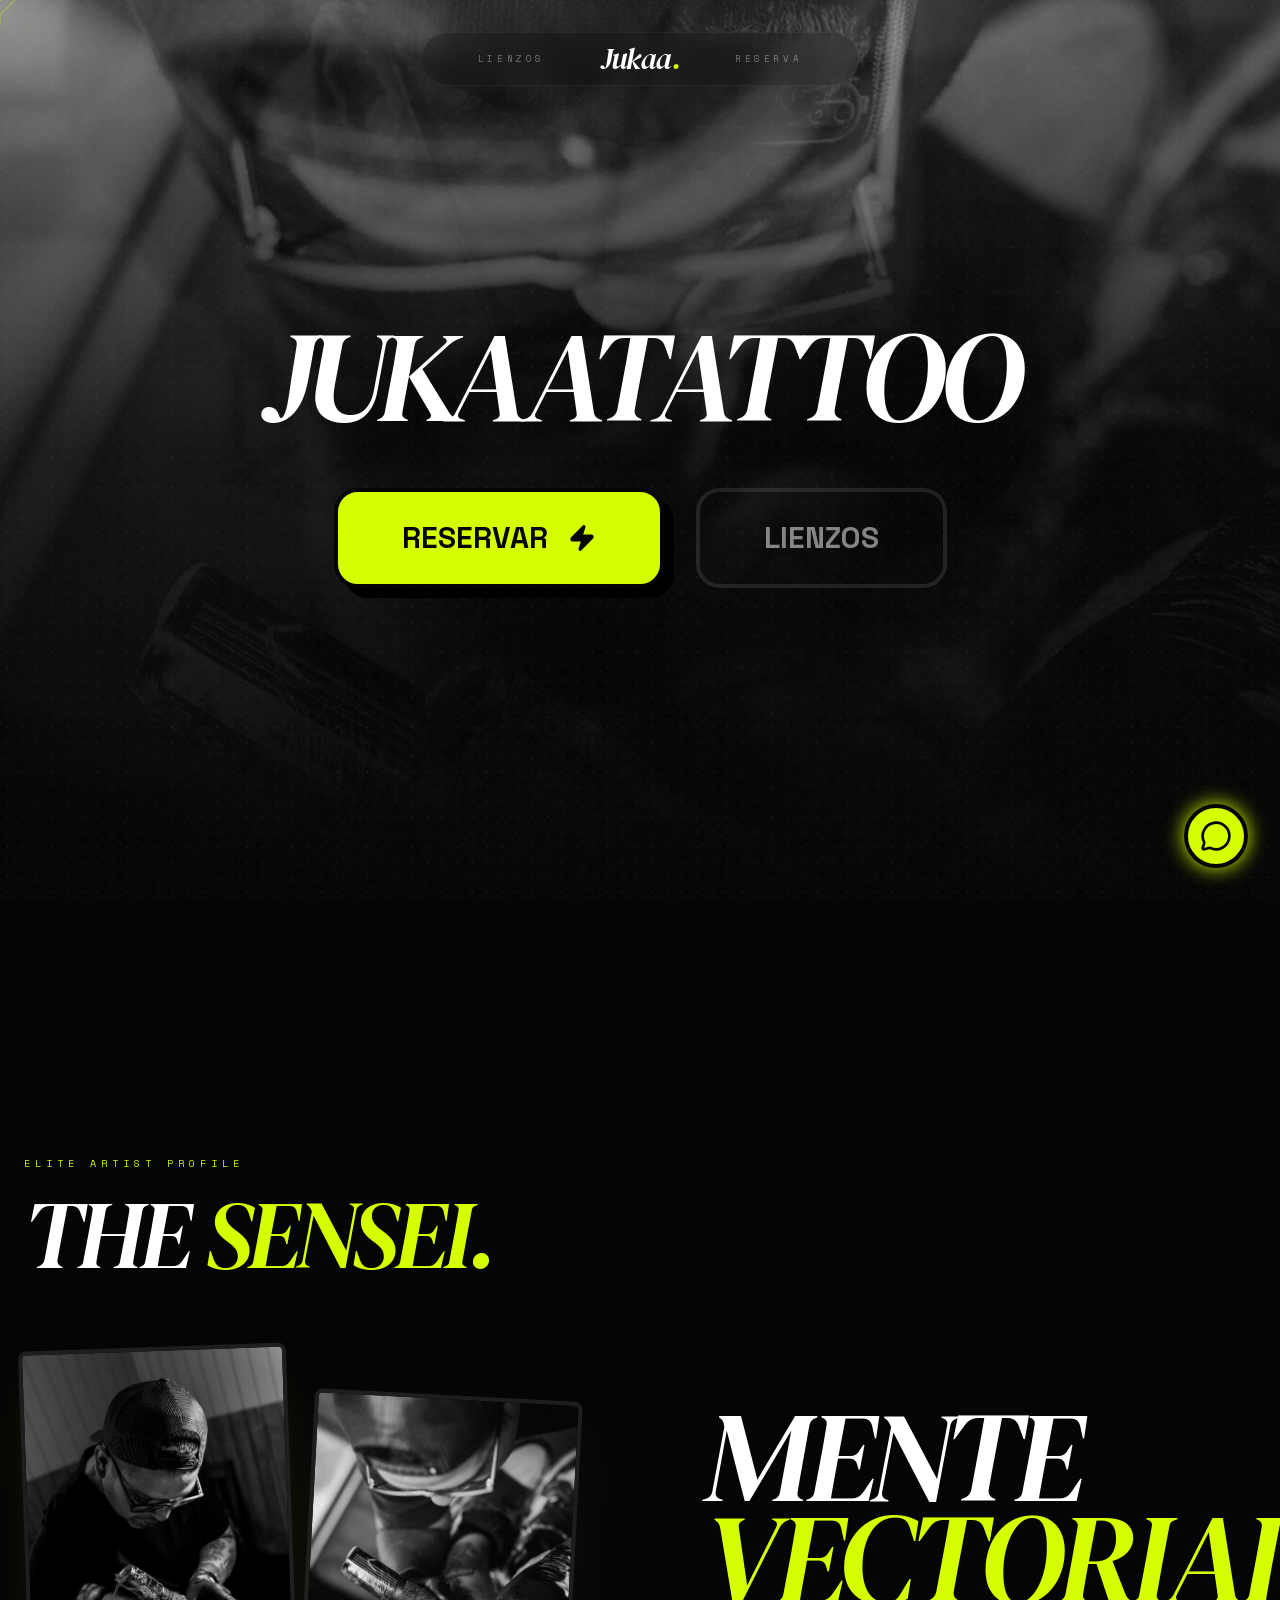
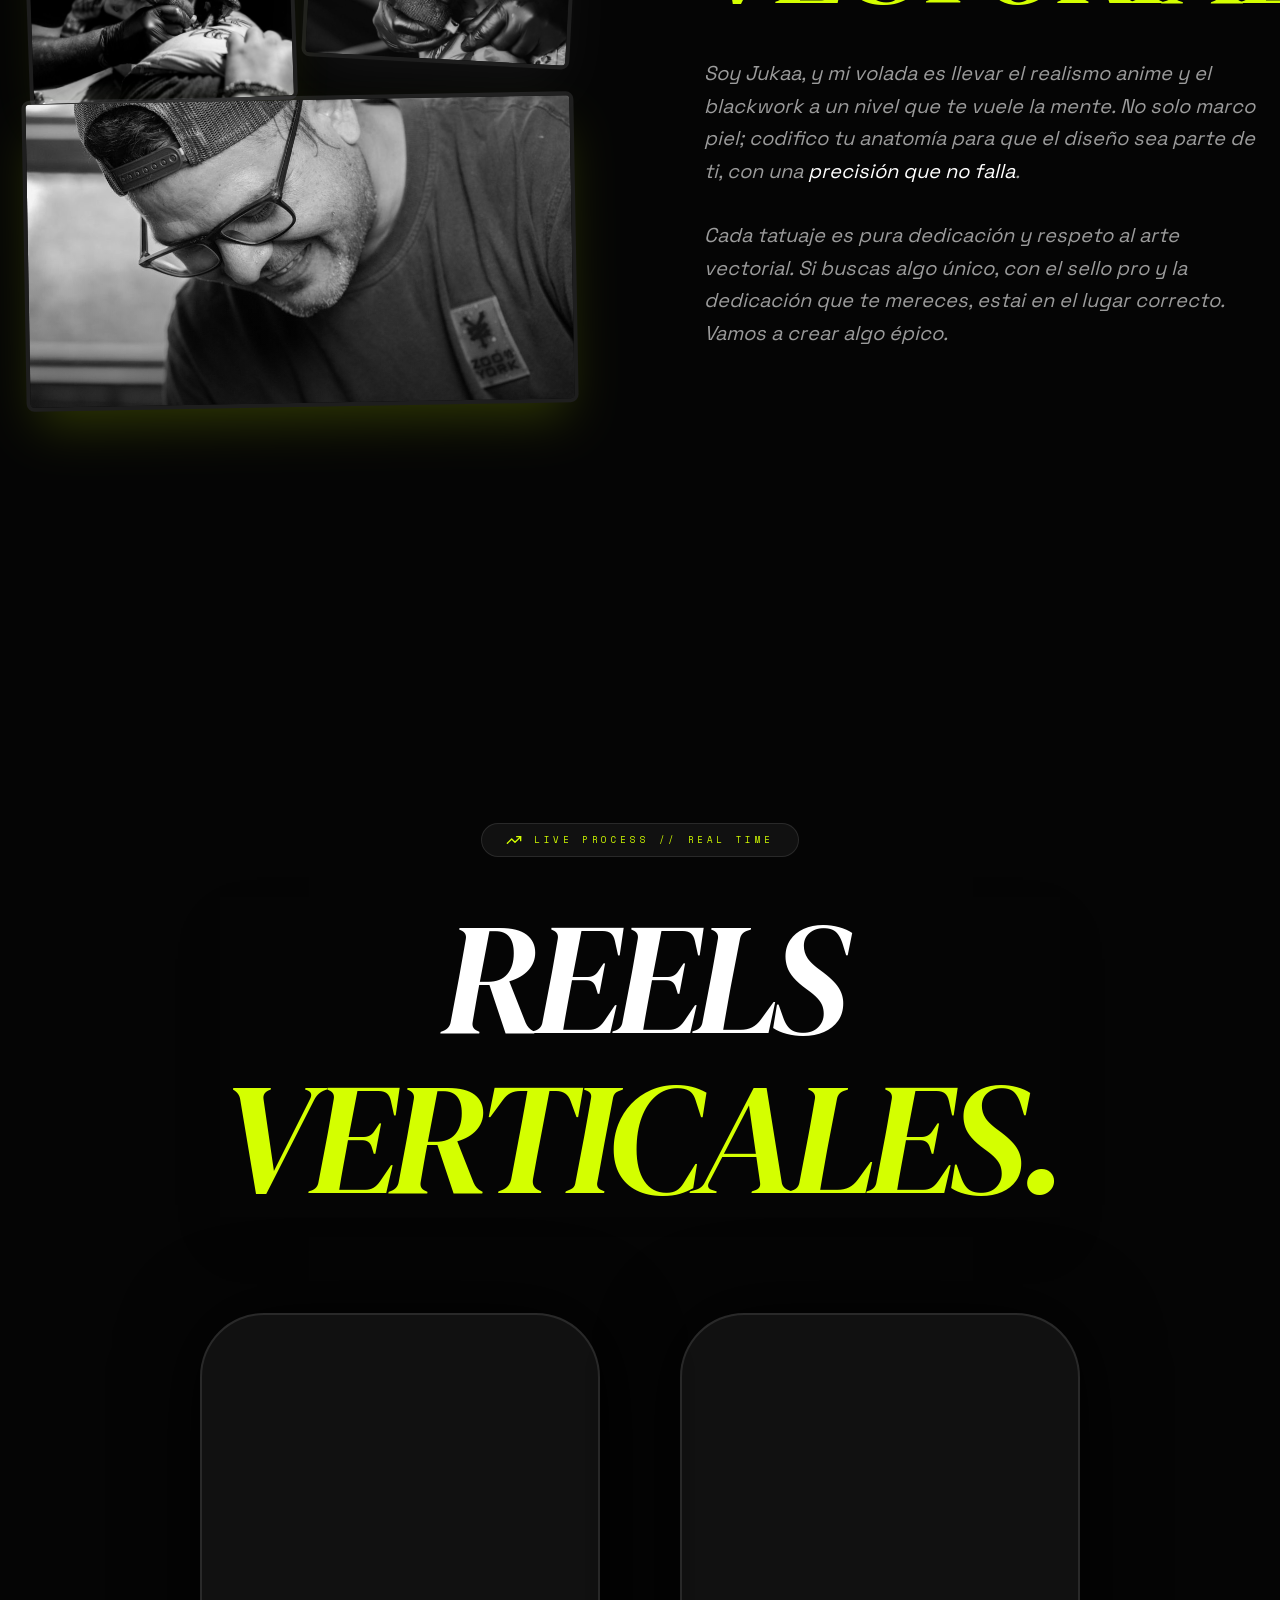
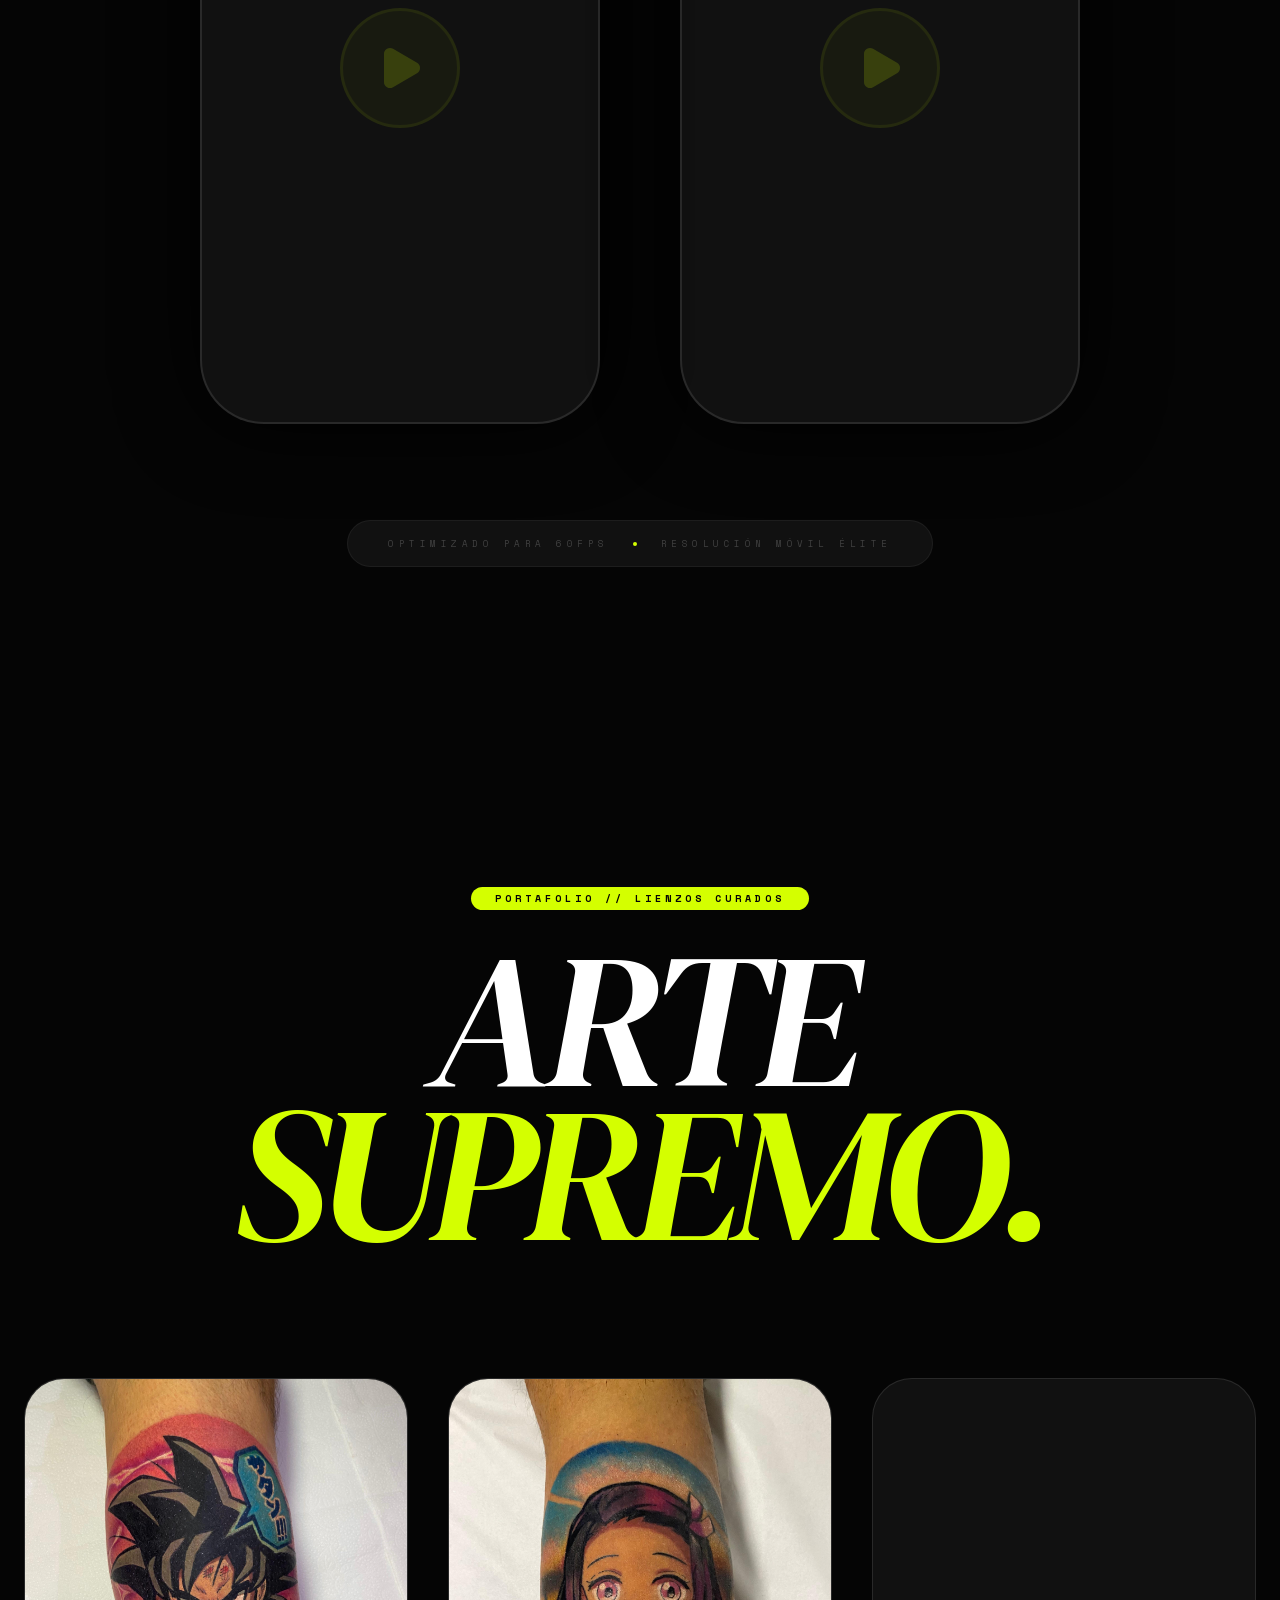
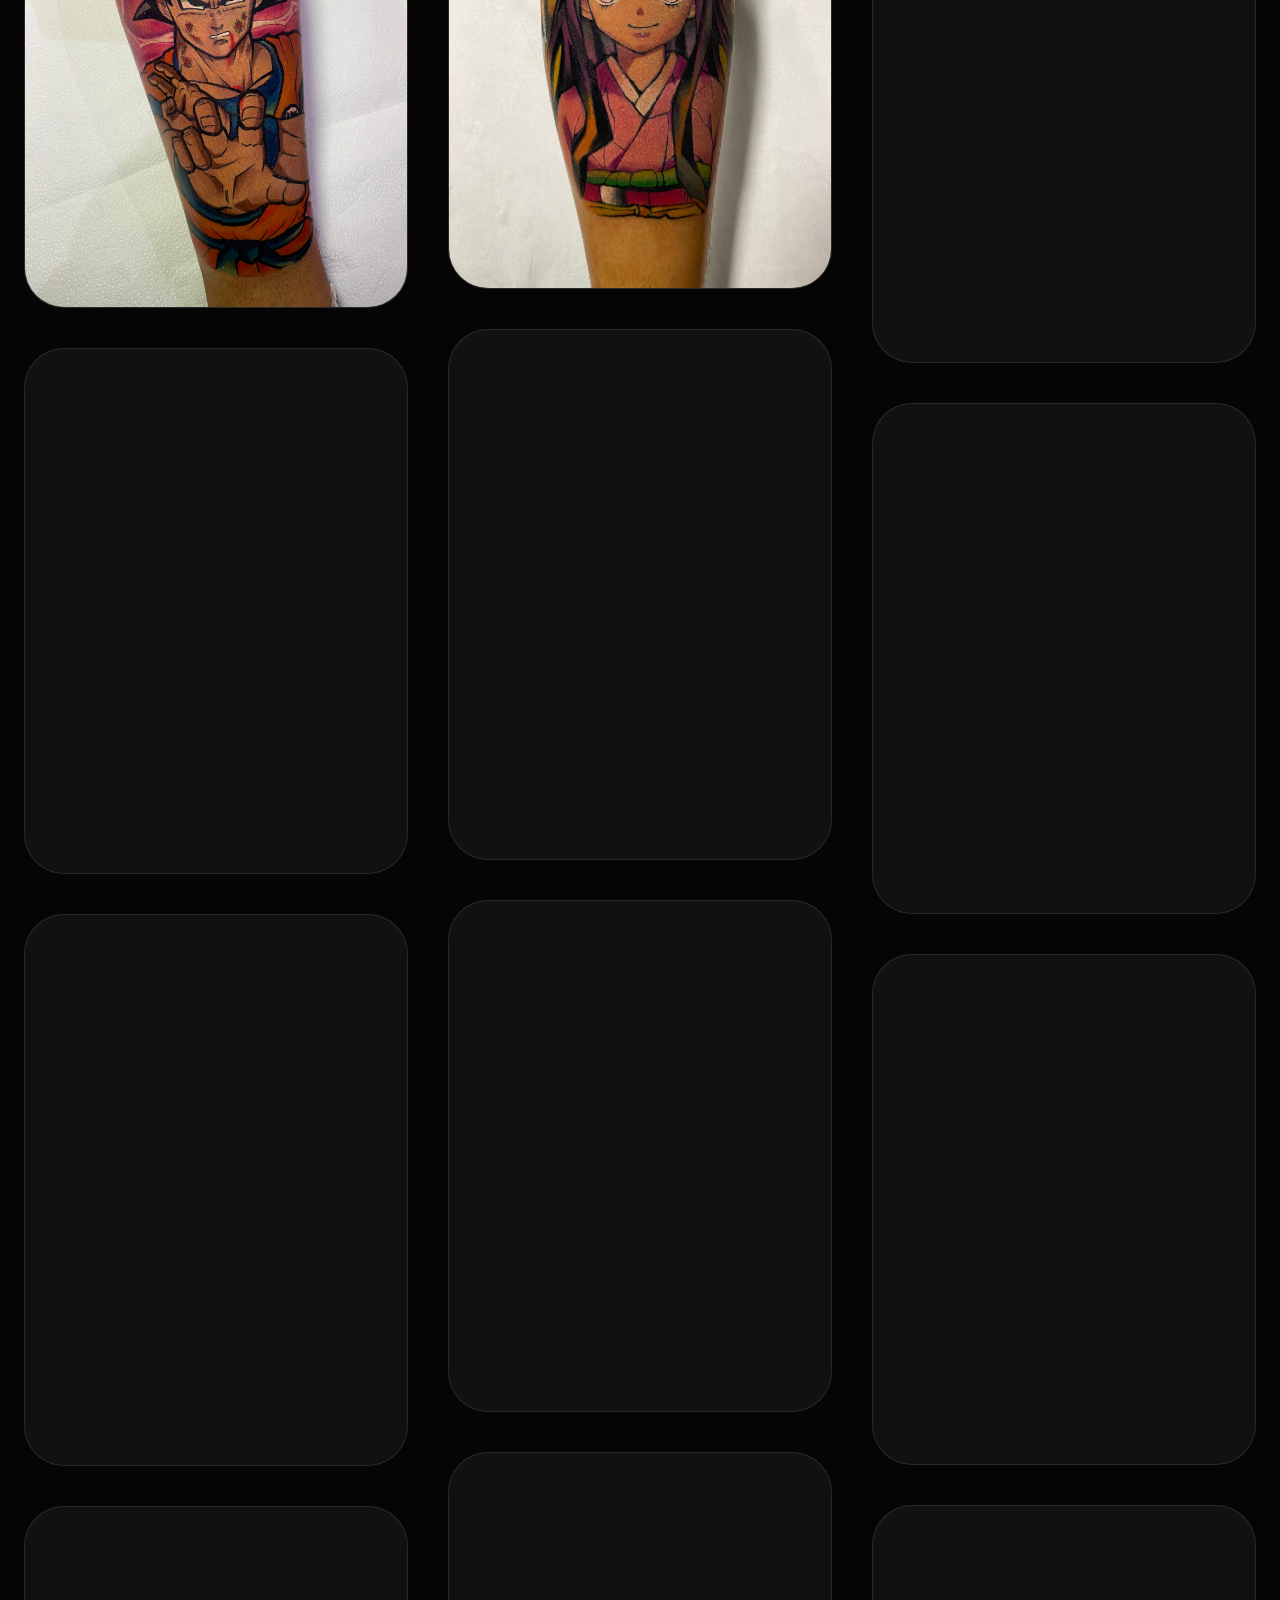
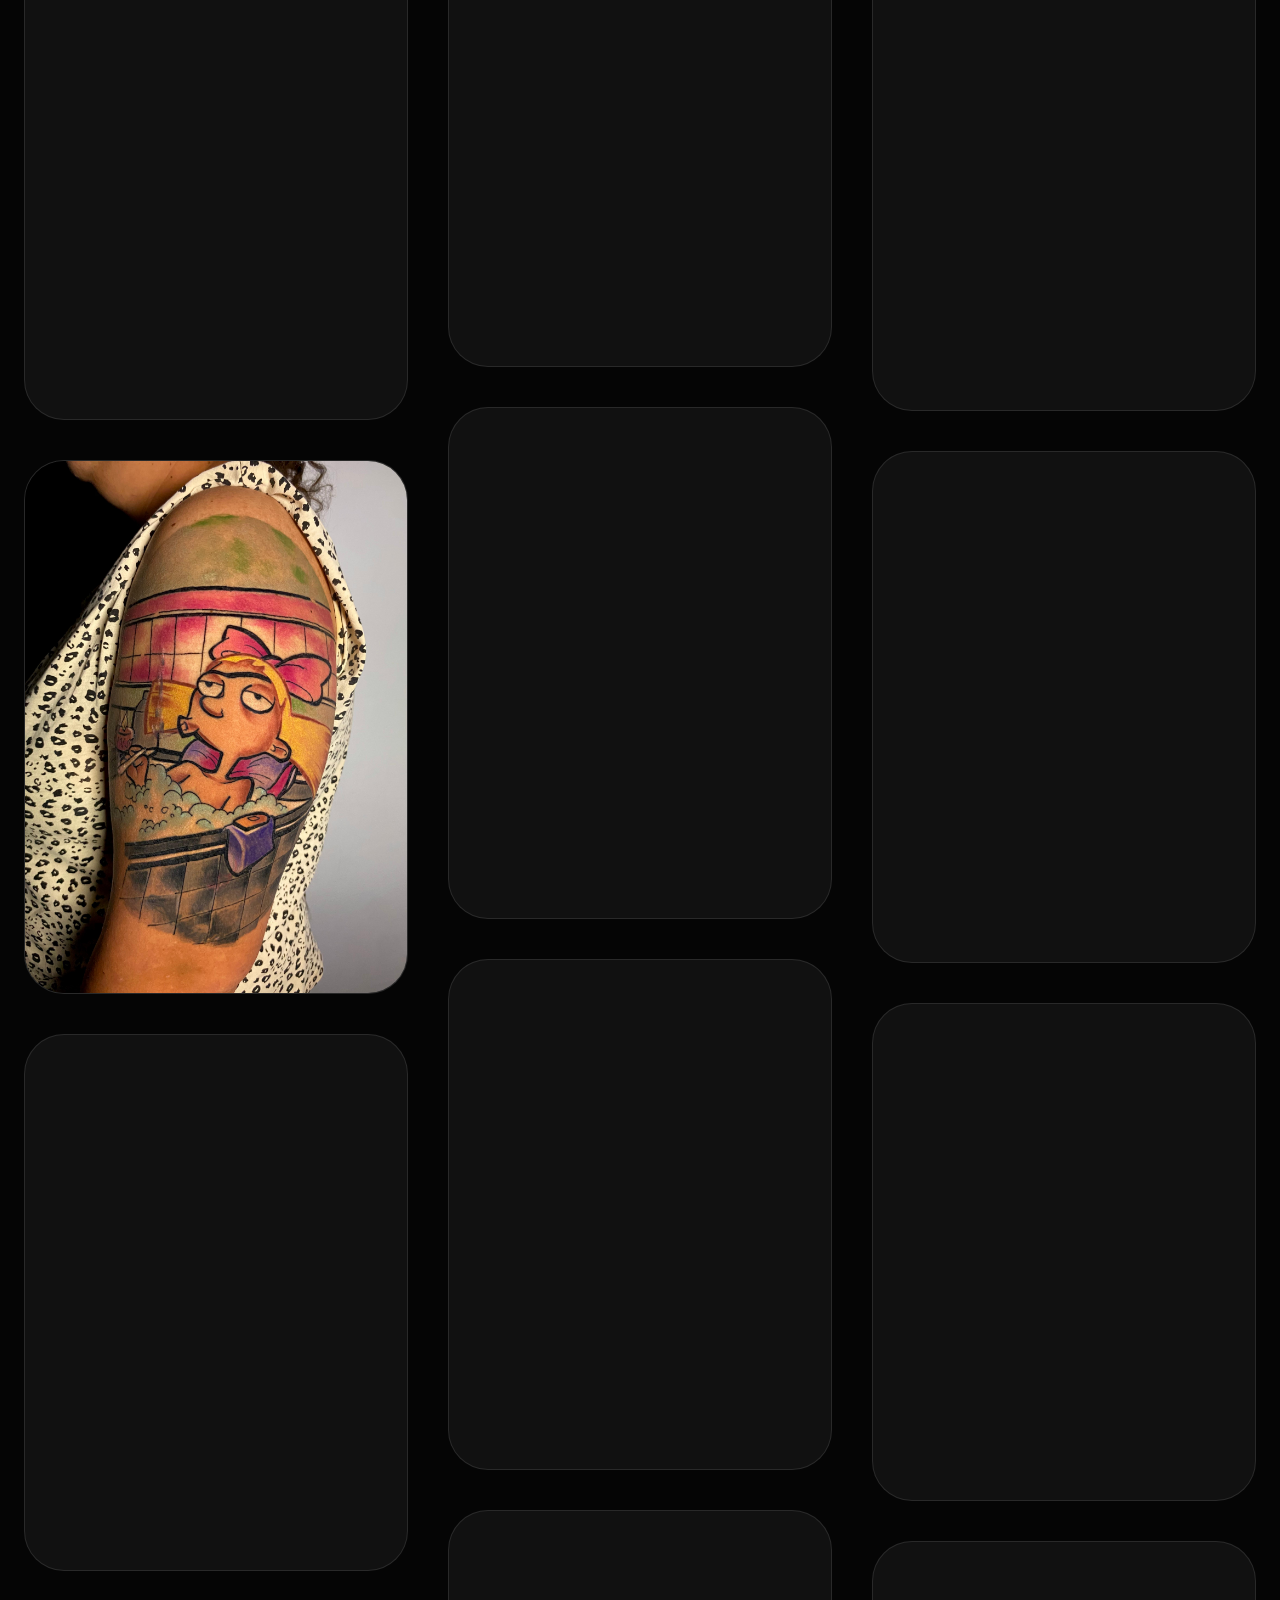
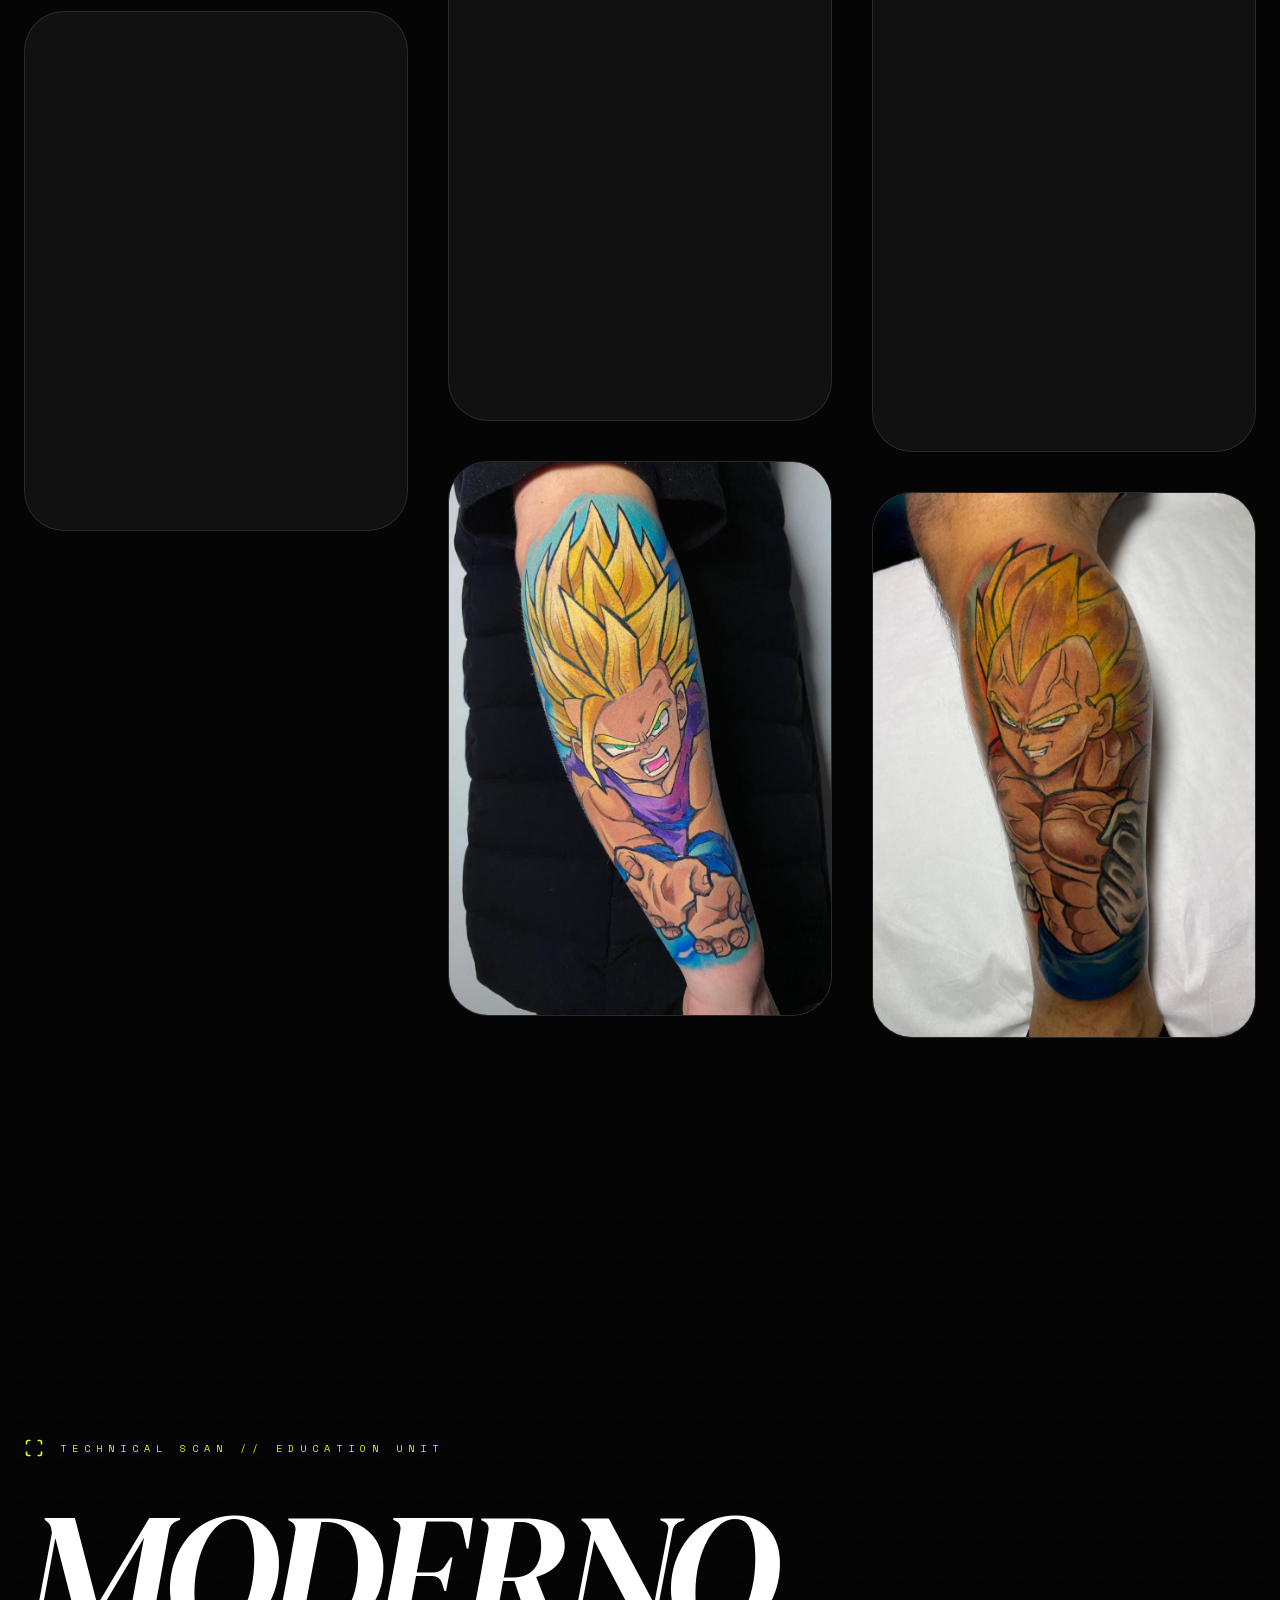
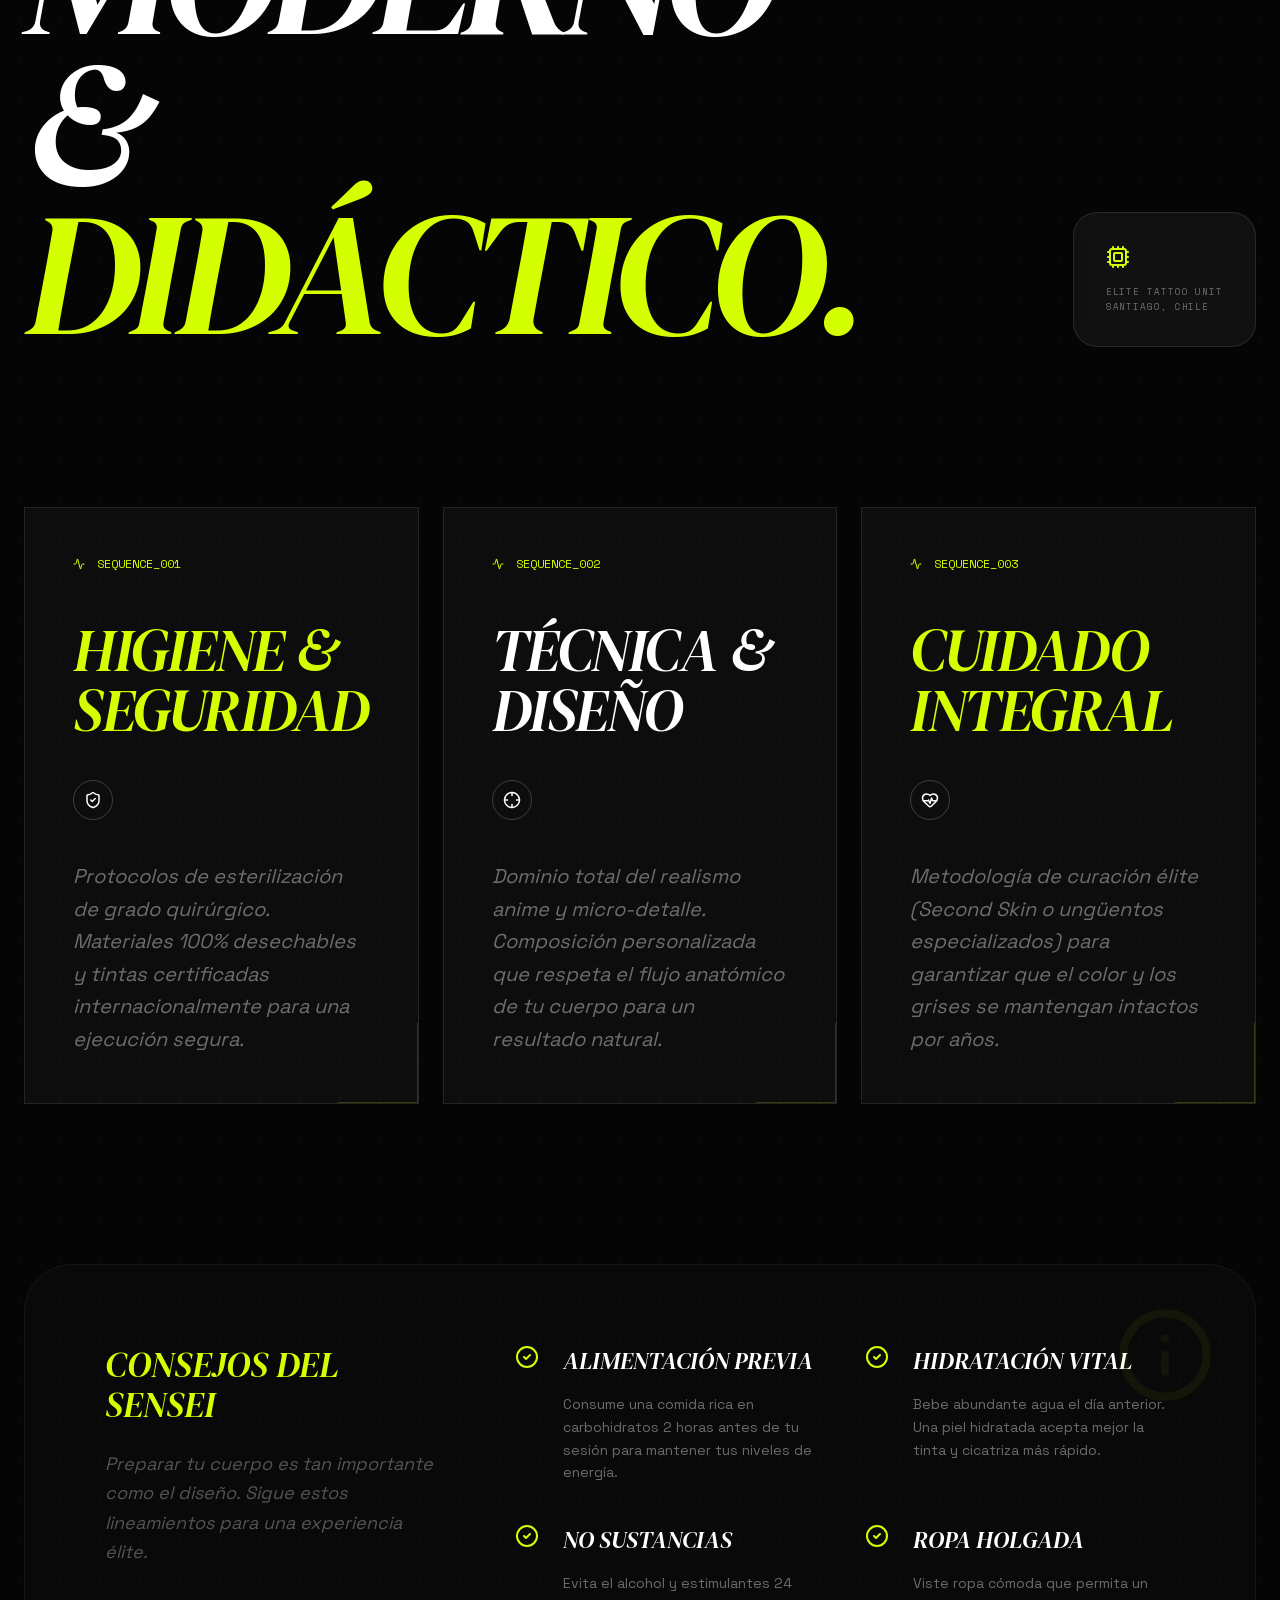
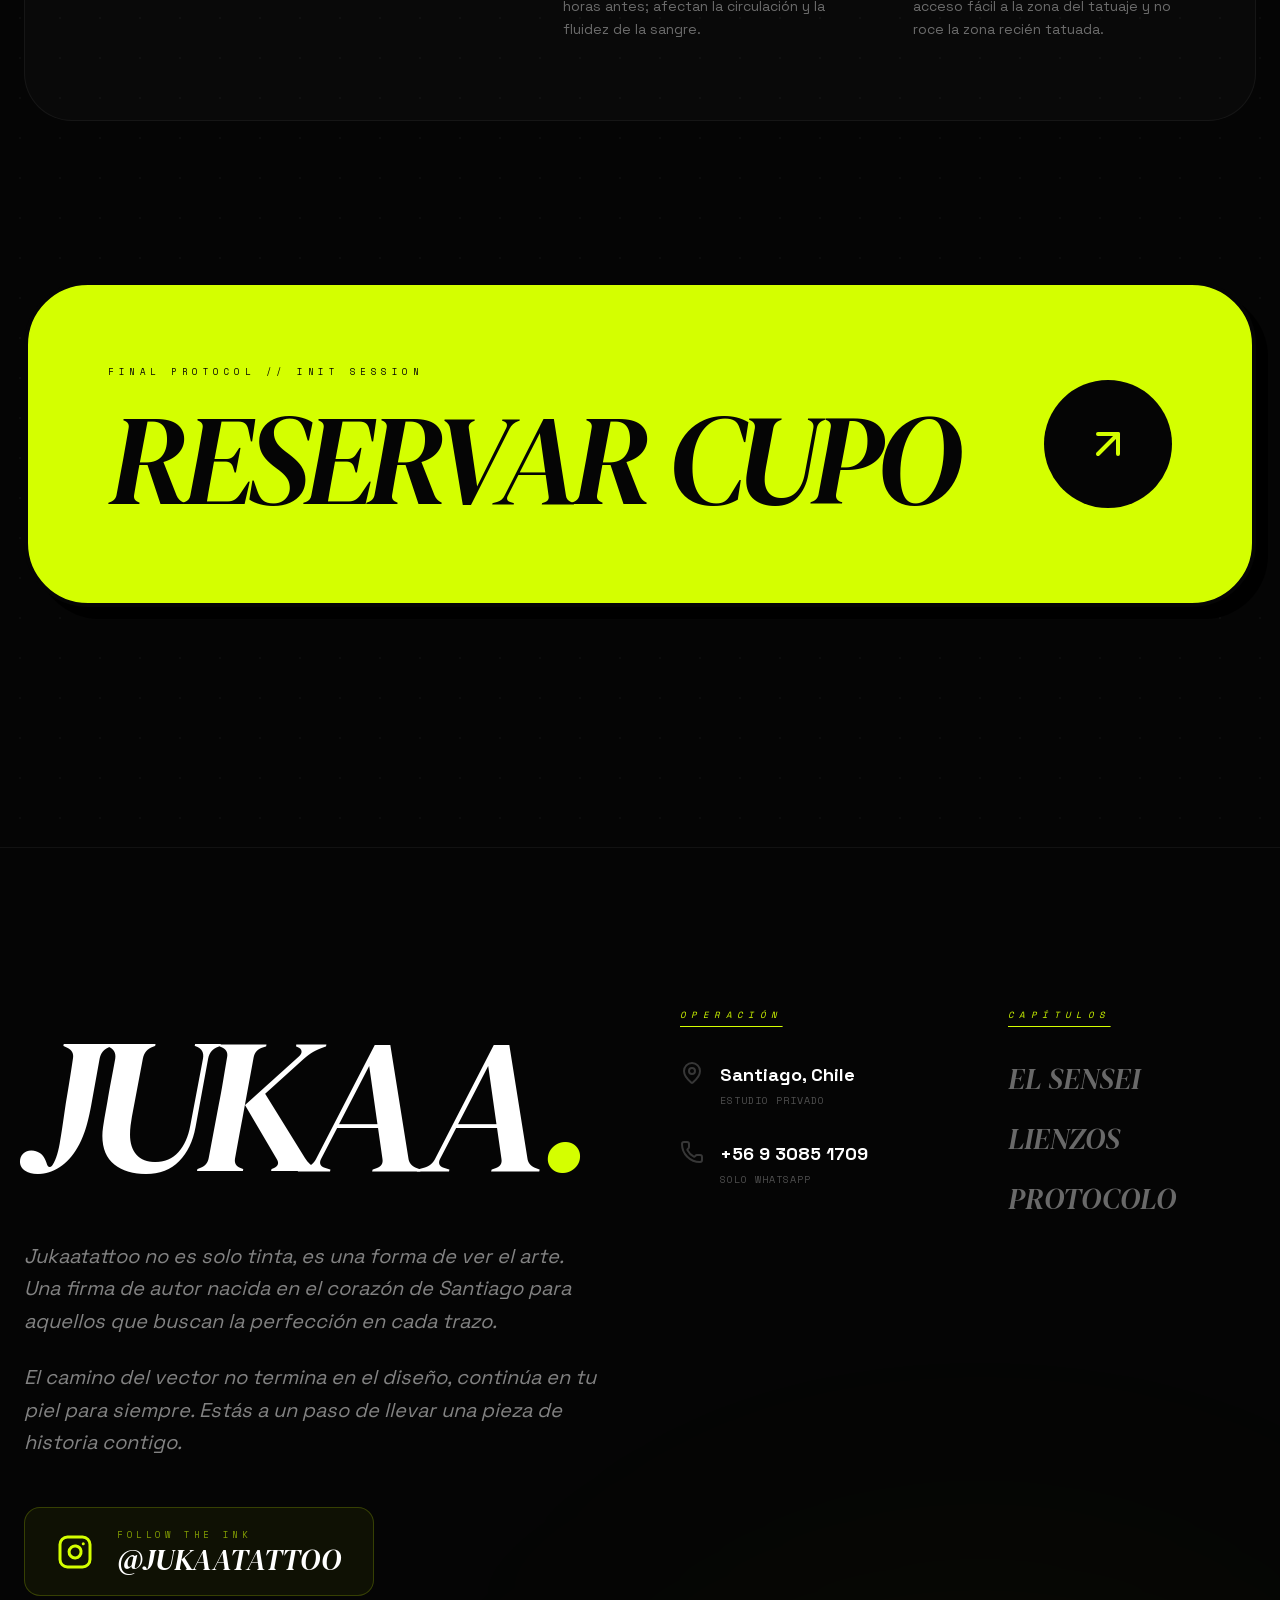
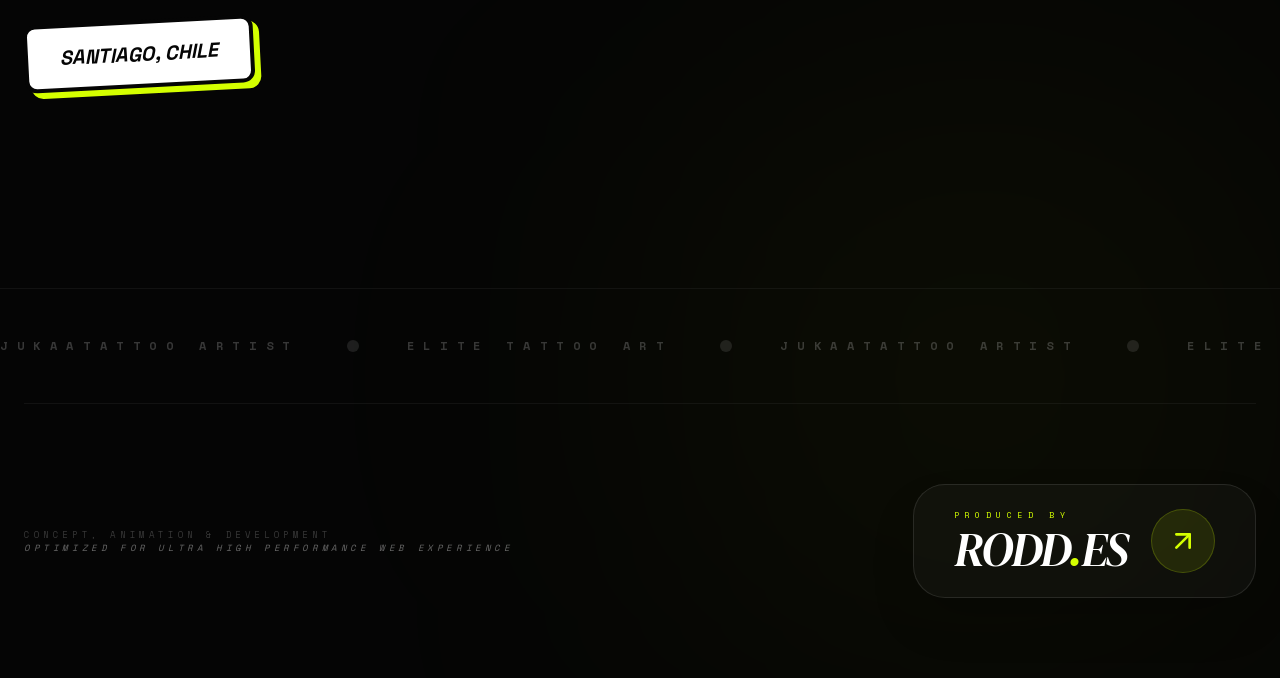
<file: index.html>
<!DOCTYPE html><html lang="es" class="dm_serif_display_c423eb5e-module__9qmdUG__variable space_grotesk_318dc628-module__OQcY1a__variable space_mono_fdf5de47-module__aex0MW__variable"><head><meta charSet="utf-8"/><meta name="viewport" content="width=device-width, initial-scale=1"/><link rel="preload" href="./assets/static/media/0c89a48fa5027cee-s.p.0rd3rjvnnhw7n.woff2" as="font" crossorigin="" type="font/woff2"/><link rel="preload" href="./assets/static/media/8d05cfa5faa8406c-s.p.0kbulo~7o8gic.woff2" as="font" crossorigin="" type="font/woff2"/><link rel="preload" href="./assets/static/media/dc0d9adbac686440-s.p.0~z396rbj0t4w.woff2" as="font" crossorigin="" type="font/woff2"/><link rel="preload" href="./assets/static/media/fad69795a077455b-s.p.08-a0qexde~kr.woff2" as="font" crossorigin="" type="font/woff2"/><link rel="preload" as="image" href="./images/0E4DFFE8-530F-401B-8F0B-78ADAA954AA9.JPG"/><link rel="preload" as="image" href="./images/1A40B58D-9E53-4B94-B8D4-ACD8A825A4BA.JPG"/><link rel="preload" as="image" href="./images/37c663eb-ef5f-4284-af94-a50400830262.JPG"/><link rel="preload" as="image" href="./images/3a8ce596-987f-4f31-8ffa-4944fff09162.JPG"/><link rel="preload" as="image" href="./images/48DA2E0B-BC4E-4769-88F0-1D59008448BD.JPG"/><link rel="preload" as="image" href="./images/5F9E1771-577D-42DE-921E-04D880365C37.JPG"/><link rel="stylesheet" href="./assets/static/chunks/0hsbc_m5ijx.q.css" data-precedence="next"/><link rel="preload" as="script" fetchPriority="low" href="./assets/static/chunks/11qk_vpw_zwkf.js"/><script src="./assets/static/chunks/0pjq-hlddzx4h.js" async=""></script><script src="./assets/static/chunks/0vkgb7xyv-nko.js" async=""></script><script src="./assets/static/chunks/turbopack-0y1ii8~uoq_kp.js" async=""></script><script src="./assets/static/chunks/0fsi8lw5utejl.js" async=""></script><script src="./assets/static/chunks/0h8.pvoj4_lxa.js" async=""></script><script src="./assets/static/chunks/06.-q6e_hxgk8.js" async=""></script><meta name="next-size-adjust" content=""/><title>Jukaatattoo | Tinta Salvaje</title><meta name="description" content="Estudio de tatuaje boutique en Santiago - Anime Freestyle &amp; Graffiti de élite."/><link rel="icon" href="/favicon.ico?favicon.0x3dzn~oxb6tn.ico" sizes="256x256" type="image/x-icon"/><script src="./assets/static/chunks/03~yq9q893hmn.js" noModule=""></script></head><body class="antialiased overflow-x-hidden selection:bg-plasma selection:text-vacio"><div hidden=""><!--$--><!--/$--></div><main class="relative bg-vacio selection:bg-plasma selection:text-vacio"><header class="fixed top-8 inset-x-0 z-[200] px-6 transition-all duration-700 top-8"><div class="max-w-7xl mx-auto flex justify-center"><nav class="flex items-center gap-2 p-2 rounded-[2rem] border transition-all duration-500 shadow-2xl bg-vacio/20 backdrop-blur-md border-white/5 px-10"><a href="#lienzos" class="font-mono text-[9px] tracking-[0.4em] text-white/40 hover:text-plasma transition-colors uppercase px-4 py-2 cursor-pointer">Lienzos</a><a href="#inicio" class="px-8 cursor-pointer group"><span class="font-display italic text-3xl text-white group-hover:text-plasma transition-all duration-300 tracking-tighter">Jukaa<span class="text-plasma">.</span></span></a><a href="https://wa.me/56930851709" target="_blank" class="font-mono text-[9px] tracking-[0.4em] text-white/40 hover:text-plasma transition-colors uppercase px-4 py-2 cursor-pointer">Reserva</a></nav></div></header><div class="fixed top-0 left-0 pointer-events-none z-[300] opacity-[0.2] hidden md:block" style="transform:translate(-50%, -50%)"><div class="relative group"><svg width="60" height="60" viewBox="0 0 24 24" fill="none" stroke="currentColor" stroke-width="0.8" class="text-plasma"><path d="M12 2L4 10L12 18L20 10L12 2Z"></path><circle cx="12" cy="10" r="2"></circle><path d="M12 18V22"></path></svg><div class="absolute top-1/2 left-1/2 -translate-x-1/2 -translate-y-1/2 w-40 h-40 rounded-full bg-plasma/5 blur-2xl animate-pulse"></div></div></div><div class="fixed top-0 left-0 pointer-events-none z-[299] opacity-[0.1] hidden md:block scale-75" style="transform:translate(-50%, -50%)"><div class="w-10 h-10 rounded-full border border-fantasma/30 shadow-[0_0_20px_rgba(255,0,255,0.1)]"></div></div><section id="inicio" class="relative h-[100dvh] w-full flex items-center justify-center overflow-hidden bg-vacio halftone"><div class="absolute inset-0 z-0 pointer-events-none"><div class="parallax-1 absolute inset-0 opacity-40 grayscale blur-[4px] scale-110"><img alt="Mood" loading="lazy" decoding="async" data-nimg="fill" class="object-cover" style="position:absolute;height:100%;width:100%;left:0;top:0;right:0;bottom:0;color:transparent" src="/images/55f90fc8-9fa9-4388-a33e-fad0b08789cb.JPG"/></div><div class="parallax-2 absolute inset-0 opacity-60 grayscale scale-105"><img alt="Depth" loading="lazy" decoding="async" data-nimg="fill" class="object-cover animate-pulse-slow" style="position:absolute;height:100%;width:100%;left:0;top:0;right:0;bottom:0;color:transparent" src="/images/4f61f4b0-e168-4d29-ac4c-dec61d1ee31d.JPG"/></div><div class="parallax-3 absolute inset-0 z-10 opacity-30 mix-blend-screen scale-110"><img alt="Main" loading="lazy" decoding="async" data-nimg="fill" class="object-cover grayscale" style="position:absolute;height:100%;width:100%;left:0;top:0;right:0;bottom:0;color:transparent" src="/images/1311dd61-785c-4ca8-b49a-cd33aa867af3.JPG"/></div><div class="absolute inset-0 bg-gradient-to-b from-vacio/10 via-vacio/80 to-vacio z-20"></div></div><div class="relative z-[100] text-center hero-content px-4"><div class="relative mb-12 hero-element"><div class="font-display italic text-[12vw] md:text-[10vw] text-white leading-none tracking-[-0.06em] uppercase mix-blend-difference drop-shadow-[0_20px_50px_rgba(0,0,0,1)]">JUKAATATTOO</div></div><div class="flex flex-col md:flex-row gap-8 justify-center items-center mt-12"><a href="https://wa.me/56930851709" target="_blank" rel="noopener noreferrer" class="btn-magnetic group bg-plasma text-vacio px-16 py-7 rounded-3xl font-sans font-black text-3xl flex items-center gap-5 overflow-hidden relative shadow-[10px_10px_0_rgba(0,0,0,1)] border-4 border-vacio hover:translate-y-[-1px] hover:translate-x-[-1px] active:translate-y-0 active:translate-x-0 transition-all cursor-pointer pointer-events-auto"><span class="relative z-10 uppercase transition-colors group-hover:text-vacio">RESERVAR</span><svg xmlns="http://www.w3.org/2000/svg" width="28" height="28" viewBox="0 0 24 24" fill="none" stroke="currentColor" stroke-width="2" stroke-linecap="round" stroke-linejoin="round" class="lucide lucide-zap relative z-10 fill-vacio" aria-hidden="true"><path d="M4 14a1 1 0 0 1-.78-1.63l9.9-10.2a.5.5 0 0 1 .86.46l-1.92 6.02A1 1 0 0 0 13 10h7a1 1 0 0 1 .78 1.63l-9.9 10.2a.5.5 0 0 1-.86-.46l1.92-6.02A1 1 0 0 0 11 14z"></path></svg><div class="absolute inset-0 bg-white translate-x-[-100%] group-hover:translate-x-0 transition-transform duration-500 ease-[cubic-bezier(0.19,1,0.22,1)]"></div></a><a href="#lienzos" class="px-16 py-7 rounded-3xl border-4 border-white/10 text-white/50 font-sans font-black text-3xl hover:text-white transition-all backdrop-blur-md shadow-xl">LIENZOS</a></div></div></section><section id="tatuador" class="relative py-40 md:py-64 bg-vacio px-6 overflow-hidden"><div class="max-w-7xl mx-auto"><div class="mb-16"><div class="font-mono text-[10px] text-plasma mb-4 uppercase tracking-[0.5em]">Elite Artist Profile</div><h3 class="font-display italic text-6xl md:text-8xl text-white uppercase tracking-tighter">The <span class="text-plasma">Sensei.</span></h3></div><div class="grid grid-cols-1 lg:grid-cols-2 gap-20 md:gap-32 items-center"><div class="grid grid-cols-2 gap-4 relative"><div class="manga-panel aspect-[3/4] relative rounded-lg overflow-hidden border-4 border-white/10 rotate-[-2deg] shadow-2xl transition-all hover:rotate-0 hover:scale-[1.05] duration-500 shadow-plasma/10"><img alt="Art 1" loading="lazy" decoding="async" data-nimg="fill" class="object-cover grayscale hover:grayscale-0 transition-opacity" style="position:absolute;height:100%;width:100%;left:0;top:0;right:0;bottom:0;color:transparent" src="/images/1311dd61-785c-4ca8-b49a-cd33aa867af3.JPG"/></div><div class="manga-panel aspect-square relative rounded-lg overflow-hidden border-4 border-white/10 rotate-[3deg] shadow-2xl mt-12 transition-all hover:rotate-0 hover:scale-[1.05] duration-500 shadow-white/5"><img alt="Art 2" loading="lazy" decoding="async" data-nimg="fill" class="object-cover grayscale hover:grayscale-0 transition-opacity" style="position:absolute;height:100%;width:100%;left:0;top:0;right:0;bottom:0;color:transparent" src="/images/4f61f4b0-e168-4d29-ac4c-dec61d1ee31d.JPG"/></div><div class="manga-panel col-span-2 aspect-[16/9] relative rounded-lg overflow-hidden border-4 border-white/10 rotate-[-1deg] shadow-2xl -mt-6 transition-all hover:rotate-0 hover:scale-[1.02] duration-700 group shadow-plasma/20"><img alt="The Sensei Work" loading="lazy" decoding="async" data-nimg="fill" class="object-cover grayscale group-hover:grayscale-0 transition-all" style="position:absolute;height:100%;width:100%;left:0;top:0;right:0;bottom:0;color:transparent" src="/images/55f90fc8-9fa9-4388-a33e-fad0b08789cb.JPG"/><div class="absolute inset-0 bg-gradient-to-t from-vacio via-transparent to-transparent opacity-40"></div></div></div><div class="space-y-12"><h2 class="font-display italic text-5xl md:text-9xl text-white leading-[0.8] uppercase tracking-tighter transition-all">Mente <br/> <span class="text-plasma italic">Vectorial.</span></h2><div class="space-y-8"><p class="font-sans text-xl text-white/60 leading-relaxed italic max-w-xl">Soy Jukaa, y mi volada es llevar el realismo anime y el blackwork a un nivel que te vuele la mente. No solo marco piel; codifico tu anatomía para que el diseño sea parte de ti, con una <span class="text-white">precisión que no falla</span>.</p><p class="font-sans text-xl text-white/60 leading-relaxed italic max-w-xl mt-6">Cada tatuaje es pura dedicación y respeto al arte vectorial. Si buscas algo único, con el sello pro y la dedicación que te mereces, estai en el lugar correcto. Vamos a crear algo épico.</p></div></div></div></div></section><section class="relative py-20 md:py-40 bg-vacio overflow-hidden px-4 md:px-10"><div class="max-w-7xl mx-auto flex flex-col items-center"><div class="flex flex-col items-center justify-center text-center gap-6 mb-24"><div class="bg-white/5 border border-white/10 px-6 py-2 rounded-full flex items-center gap-3 font-mono text-[9px] text-plasma uppercase tracking-[0.4em] mb-4"><svg xmlns="http://www.w3.org/2000/svg" width="16" height="16" viewBox="0 0 24 24" fill="none" stroke="currentColor" stroke-width="2" stroke-linecap="round" stroke-linejoin="round" class="lucide lucide-trending-up" aria-hidden="true"><path d="M16 7h6v6"></path><path d="m22 7-8.5 8.5-5-5L2 17"></path></svg> Live Process // Real Time</div><h2 class="font-display italic text-6xl md:text-[10rem] text-white leading-none uppercase tracking-tighter shadow-2xl">REELS <br/> <span class="text-plasma italic">VERTICALES.</span></h2></div><div class="flex flex-col md:flex-row gap-10 md:gap-20 w-fit"><div class="reel-item relative aspect-[9/16] w-[280px] md:w-[320px] lg:w-[400px] rounded-[3rem] md:rounded-[4rem] overflow-hidden border-2 border-white/10 shadow-[0_0_80px_rgba(0,0,0,1)] group bg-white/5 transition-all hover:scale-[1.02]"><video autoPlay="" muted="" loop="" playsInline="" class="w-full h-full object-cover"><source src="./images/876b787a-c4d9-4ca6-9d46-458f5cfab23f.MP4" type="video/mp4"/></video><div class="absolute inset-0 bg-gradient-to-t from-vacio/80 via-transparent to-transparent opacity-0 group-hover:opacity-100 transition-opacity p-10 flex flex-col justify-end"><div class="bg-plasma/10 backdrop-blur-md p-6 rounded-3xl border border-plasma/20"><div class="font-mono text-[8px] tracking-[0.4em] text-plasma mb-3 uppercase italic">Sequence Vectorial 0<!-- -->1</div><div class="font-display italic text-3xl text-white uppercase font-black leading-none">Process Reel</div><p class="mt-4 text-white/40 font-sans text-xs italic leading-relaxed">Capturado directamente desde el estudio. Sin filtros, pura habilidad técnica.</p></div></div><div class="absolute top-1/2 left-1/2 -translate-x-1/2 -translate-y-1/2 opacity-20 group-hover:opacity-100 transition-opacity scale-150 group-hover:scale-100 duration-500"><div class="w-20 h-20 rounded-full bg-plasma/20 border-2 border-plasma/40 flex items-center justify-center text-plasma backdrop-blur-sm"><svg xmlns="http://www.w3.org/2000/svg" width="32" height="32" viewBox="0 0 24 24" fill="currentColor" stroke="currentColor" stroke-width="2" stroke-linecap="round" stroke-linejoin="round" class="lucide lucide-play" aria-hidden="true"><path d="M5 5a2 2 0 0 1 3.008-1.728l11.997 6.998a2 2 0 0 1 .003 3.458l-12 7A2 2 0 0 1 5 19z"></path></svg></div></div></div><div class="reel-item relative aspect-[9/16] w-[280px] md:w-[320px] lg:w-[400px] rounded-[3rem] md:rounded-[4rem] overflow-hidden border-2 border-white/10 shadow-[0_0_80px_rgba(0,0,0,1)] group bg-white/5 transition-all hover:scale-[1.02]"><video autoPlay="" muted="" loop="" playsInline="" class="w-full h-full object-cover"><source src="./images/fa796d9e-8c7c-4dfc-82e3-b03ba885192e.MP4" type="video/mp4"/></video><div class="absolute inset-0 bg-gradient-to-t from-vacio/80 via-transparent to-transparent opacity-0 group-hover:opacity-100 transition-opacity p-10 flex flex-col justify-end"><div class="bg-plasma/10 backdrop-blur-md p-6 rounded-3xl border border-plasma/20"><div class="font-mono text-[8px] tracking-[0.4em] text-plasma mb-3 uppercase italic">Sequence Vectorial 0<!-- -->2</div><div class="font-display italic text-3xl text-white uppercase font-black leading-none">Process Reel</div><p class="mt-4 text-white/40 font-sans text-xs italic leading-relaxed">Capturado directamente desde el estudio. Sin filtros, pura habilidad técnica.</p></div></div><div class="absolute top-1/2 left-1/2 -translate-x-1/2 -translate-y-1/2 opacity-20 group-hover:opacity-100 transition-opacity scale-150 group-hover:scale-100 duration-500"><div class="w-20 h-20 rounded-full bg-plasma/20 border-2 border-plasma/40 flex items-center justify-center text-plasma backdrop-blur-sm"><svg xmlns="http://www.w3.org/2000/svg" width="32" height="32" viewBox="0 0 24 24" fill="currentColor" stroke="currentColor" stroke-width="2" stroke-linecap="round" stroke-linejoin="round" class="lucide lucide-play" aria-hidden="true"><path d="M5 5a2 2 0 0 1 3.008-1.728l11.997 6.998a2 2 0 0 1 .003 3.458l-12 7A2 2 0 0 1 5 19z"></path></svg></div></div></div></div><div class="mt-24 font-mono text-[9px] text-white/20 uppercase tracking-[0.5em] flex items-center gap-6 border border-white/5 py-4 px-10 rounded-full bg-white/5"><span>Optimizado para 60fps</span><div class="w-1 h-1 rounded-full bg-plasma animate-pulse"></div><span>Resolución Móvil Élite</span></div></div></section><section id="lienzos" class="relative py-20 md:py-40 bg-vacio px-4 md:px-6 overflow-hidden"><div class="max-w-7xl mx-auto relative z-10"><div class="flex flex-col items-center justify-center text-center mb-20 md:mb-32"><div class="bg-plasma text-vacio px-6 py-1 rounded-full font-mono font-black text-[10px] uppercase tracking-[0.4em] mb-8 shadow-2xl">Portafolio // Lienzos Curados</div><h2 class="font-display italic text-[clamp(4.5rem,15vw,13rem)] leading-[0.8] text-white uppercase tracking-tighter">ARTE <br/> <span class="text-plasma italic">SUPREMO.</span></h2></div><div class="masonry-grid columns-1 sm:columns-2 lg:columns-3 gap-6 md:gap-10 space-y-6 md:space-y-10"><div class="masonry-item group relative break-inside-avoid overflow-hidden rounded-[1.5rem] md:rounded-[2.5rem] border border-white/10 cursor-pointer bg-white/5 transition-all hover:scale-[1.02]"><div class="relative"><img alt="Cyber Soul" width="500" height="600" decoding="async" data-nimg="1" class="object-cover transition-transform duration-700 group-hover:scale-105" style="color:transparent;width:100%;height:auto" src="./images/0E4DFFE8-530F-401B-8F0B-78ADAA954AA9.JPG"/></div><div class="absolute bottom-0 inset-x-0 p-6 md:p-10 bg-gradient-to-t from-vacio/90 via-vacio/40 to-transparent opacity-0 group-hover:opacity-100 transition-opacity"><div class="font-mono text-[8px] tracking-[0.4em] text-plasma/60 mb-2 uppercase italic text-right">Elite<!-- --> Class</div><div class="font-display italic text-3xl text-white uppercase leading-none text-right">Cyber Soul</div></div></div><div class="masonry-item group relative break-inside-avoid overflow-hidden rounded-[1.5rem] md:rounded-[2.5rem] border border-white/10 cursor-pointer bg-white/5 transition-all hover:scale-[1.02]"><div class="relative"><img alt="Neo Tokyo" width="500" height="600" decoding="async" data-nimg="1" class="object-cover transition-transform duration-700 group-hover:scale-105" style="color:transparent;width:100%;height:auto" src="./images/1A40B58D-9E53-4B94-B8D4-ACD8A825A4BA.JPG"/></div><div class="absolute bottom-0 inset-x-0 p-6 md:p-10 bg-gradient-to-t from-vacio/90 via-vacio/40 to-transparent opacity-0 group-hover:opacity-100 transition-opacity"><div class="font-mono text-[8px] tracking-[0.4em] text-plasma/60 mb-2 uppercase italic text-right">Master<!-- --> Class</div><div class="font-display italic text-3xl text-white uppercase leading-none text-right">Neo Tokyo</div></div></div><div class="masonry-item group relative break-inside-avoid overflow-hidden rounded-[1.5rem] md:rounded-[2.5rem] border border-white/10 cursor-pointer bg-white/5 transition-all hover:scale-[1.02]"><div class="relative"><img alt="Chaos Key" width="500" height="600" decoding="async" data-nimg="1" class="object-cover transition-transform duration-700 group-hover:scale-105" style="color:transparent;width:100%;height:auto" src="./images/37c663eb-ef5f-4284-af94-a50400830262.JPG"/></div><div class="absolute bottom-0 inset-x-0 p-6 md:p-10 bg-gradient-to-t from-vacio/90 via-vacio/40 to-transparent opacity-0 group-hover:opacity-100 transition-opacity"><div class="font-mono text-[8px] tracking-[0.4em] text-plasma/60 mb-2 uppercase italic text-right">Core<!-- --> Class</div><div class="font-display italic text-3xl text-white uppercase leading-none text-right">Chaos Key</div></div></div><div class="masonry-item group relative break-inside-avoid overflow-hidden rounded-[1.5rem] md:rounded-[2.5rem] border border-white/10 cursor-pointer bg-white/5 transition-all hover:scale-[1.02]"><div class="relative"><img alt="Shinigami" width="500" height="600" decoding="async" data-nimg="1" class="object-cover transition-transform duration-700 group-hover:scale-105" style="color:transparent;width:100%;height:auto" src="./images/3a8ce596-987f-4f31-8ffa-4944fff09162.JPG"/></div><div class="absolute bottom-0 inset-x-0 p-6 md:p-10 bg-gradient-to-t from-vacio/90 via-vacio/40 to-transparent opacity-0 group-hover:opacity-100 transition-opacity"><div class="font-mono text-[8px] tracking-[0.4em] text-plasma/60 mb-2 uppercase italic text-right">Elite<!-- --> Class</div><div class="font-display italic text-3xl text-white uppercase leading-none text-right">Shinigami</div></div></div><div class="masonry-item group relative break-inside-avoid overflow-hidden rounded-[1.5rem] md:rounded-[2.5rem] border border-white/10 cursor-pointer bg-white/5 transition-all hover:scale-[1.02]"><div class="relative"><img alt="Vandal Arc" width="500" height="600" decoding="async" data-nimg="1" class="object-cover transition-transform duration-700 group-hover:scale-105" style="color:transparent;width:100%;height:auto" src="./images/48DA2E0B-BC4E-4769-88F0-1D59008448BD.JPG"/></div><div class="absolute bottom-0 inset-x-0 p-6 md:p-10 bg-gradient-to-t from-vacio/90 via-vacio/40 to-transparent opacity-0 group-hover:opacity-100 transition-opacity"><div class="font-mono text-[8px] tracking-[0.4em] text-plasma/60 mb-2 uppercase italic text-right">Master<!-- --> Class</div><div class="font-display italic text-3xl text-white uppercase leading-none text-right">Vandal Arc</div></div></div><div class="masonry-item group relative break-inside-avoid overflow-hidden rounded-[1.5rem] md:rounded-[2.5rem] border border-white/10 cursor-pointer bg-white/5 transition-all hover:scale-[1.02]"><div class="relative"><img alt="Mecha Drip" width="500" height="600" decoding="async" data-nimg="1" class="object-cover transition-transform duration-700 group-hover:scale-105" style="color:transparent;width:100%;height:auto" src="./images/5F9E1771-577D-42DE-921E-04D880365C37.JPG"/></div><div class="absolute bottom-0 inset-x-0 p-6 md:p-10 bg-gradient-to-t from-vacio/90 via-vacio/40 to-transparent opacity-0 group-hover:opacity-100 transition-opacity"><div class="font-mono text-[8px] tracking-[0.4em] text-plasma/60 mb-2 uppercase italic text-right">Elite<!-- --> Class</div><div class="font-display italic text-3xl text-white uppercase leading-none text-right">Mecha Drip</div></div></div><div class="masonry-item group relative break-inside-avoid overflow-hidden rounded-[1.5rem] md:rounded-[2.5rem] border border-white/10 cursor-pointer bg-white/5 transition-all hover:scale-[1.02]"><div class="relative"><img alt="Neo Soul" loading="lazy" width="500" height="600" decoding="async" data-nimg="1" class="object-cover transition-transform duration-700 group-hover:scale-105" style="color:transparent;width:100%;height:auto" src="./images/715449A6-6CD1-4530-B59A-36E602415647.JPG"/></div><div class="absolute bottom-0 inset-x-0 p-6 md:p-10 bg-gradient-to-t from-vacio/90 via-vacio/40 to-transparent opacity-0 group-hover:opacity-100 transition-opacity"><div class="font-mono text-[8px] tracking-[0.4em] text-plasma/60 mb-2 uppercase italic text-right">Core<!-- --> Class</div><div class="font-display italic text-3xl text-white uppercase leading-none text-right">Neo Soul</div></div></div><div class="masonry-item group relative break-inside-avoid overflow-hidden rounded-[1.5rem] md:rounded-[2.5rem] border border-white/10 cursor-pointer bg-white/5 transition-all hover:scale-[1.02]"><div class="relative"><img alt="Ink Vandal" loading="lazy" width="500" height="600" decoding="async" data-nimg="1" class="object-cover transition-transform duration-700 group-hover:scale-105" style="color:transparent;width:100%;height:auto" src="./images/E685DBEC-100B-4458-93B4-6013A74FE67A.JPG"/></div><div class="absolute bottom-0 inset-x-0 p-6 md:p-10 bg-gradient-to-t from-vacio/90 via-vacio/40 to-transparent opacity-0 group-hover:opacity-100 transition-opacity"><div class="font-mono text-[8px] tracking-[0.4em] text-plasma/60 mb-2 uppercase italic text-right">Master<!-- --> Class</div><div class="font-display italic text-3xl text-white uppercase leading-none text-right">Ink Vandal</div></div></div><div class="masonry-item group relative break-inside-avoid overflow-hidden rounded-[1.5rem] md:rounded-[2.5rem] border border-white/10 cursor-pointer bg-white/5 transition-all hover:scale-[1.02]"><div class="relative"><img alt="Mecha Soul" loading="lazy" width="500" height="600" decoding="async" data-nimg="1" class="object-cover transition-transform duration-700 group-hover:scale-105" style="color:transparent;width:100%;height:auto" src="./images/b2e6c990-52b1-41a4-b6cd-c94377ef7203.JPG"/></div><div class="absolute bottom-0 inset-x-0 p-6 md:p-10 bg-gradient-to-t from-vacio/90 via-vacio/40 to-transparent opacity-0 group-hover:opacity-100 transition-opacity"><div class="font-mono text-[8px] tracking-[0.4em] text-plasma/60 mb-2 uppercase italic text-right">Elite<!-- --> Class</div><div class="font-display italic text-3xl text-white uppercase leading-none text-right">Mecha Soul</div></div></div><div class="masonry-item group relative break-inside-avoid overflow-hidden rounded-[1.5rem] md:rounded-[2.5rem] border border-white/10 cursor-pointer bg-white/5 transition-all hover:scale-[1.02]"><div class="relative"><img alt="Vector Spirit" loading="lazy" width="500" height="600" decoding="async" data-nimg="1" class="object-cover transition-transform duration-700 group-hover:scale-105" style="color:transparent;width:100%;height:auto" src="./images/c16b41b3-f76b-44b2-840a-43aac8b777e1.JPG"/></div><div class="absolute bottom-0 inset-x-0 p-6 md:p-10 bg-gradient-to-t from-vacio/90 via-vacio/40 to-transparent opacity-0 group-hover:opacity-100 transition-opacity"><div class="font-mono text-[8px] tracking-[0.4em] text-plasma/60 mb-2 uppercase italic text-right">Core<!-- --> Class</div><div class="font-display italic text-3xl text-white uppercase leading-none text-right">Vector Spirit</div></div></div><div class="masonry-item group relative break-inside-avoid overflow-hidden rounded-[1.5rem] md:rounded-[2.5rem] border border-white/10 cursor-pointer bg-white/5 transition-all hover:scale-[1.02]"><div class="relative"><img alt="Cyber Mind" loading="lazy" width="500" height="600" decoding="async" data-nimg="1" class="object-cover transition-transform duration-700 group-hover:scale-105" style="color:transparent;width:100%;height:auto" src="./images/f35d454a-9f0d-495c-a1d8-3b3cdbd75d12.JPG"/></div><div class="absolute bottom-0 inset-x-0 p-6 md:p-10 bg-gradient-to-t from-vacio/90 via-vacio/40 to-transparent opacity-0 group-hover:opacity-100 transition-opacity"><div class="font-mono text-[8px] tracking-[0.4em] text-plasma/60 mb-2 uppercase italic text-right">Elite<!-- --> Class</div><div class="font-display italic text-3xl text-white uppercase leading-none text-right">Cyber Mind</div></div></div><div class="masonry-item group relative break-inside-avoid overflow-hidden rounded-[1.5rem] md:rounded-[2.5rem] border border-white/10 cursor-pointer bg-white/5 transition-all hover:scale-[1.02]"><div class="relative"><img alt="Void Walker" loading="lazy" width="500" height="600" decoding="async" data-nimg="1" class="object-cover transition-transform duration-700 group-hover:scale-105" style="color:transparent;width:100%;height:auto" src="./images/047ad2d1-32a6-4a6c-90ef-9e25d2563aac.JPG"/></div><div class="absolute bottom-0 inset-x-0 p-6 md:p-10 bg-gradient-to-t from-vacio/90 via-vacio/40 to-transparent opacity-0 group-hover:opacity-100 transition-opacity"><div class="font-mono text-[8px] tracking-[0.4em] text-plasma/60 mb-2 uppercase italic text-right">Master<!-- --> Class</div><div class="font-display italic text-3xl text-white uppercase leading-none text-right">Void Walker</div></div></div><div class="masonry-item group relative break-inside-avoid overflow-hidden rounded-[1.5rem] md:rounded-[2.5rem] border border-white/10 cursor-pointer bg-white/5 transition-all hover:scale-[1.02]"><div class="relative"><img alt="Zenith Ink" loading="lazy" width="500" height="600" decoding="async" data-nimg="1" class="object-cover transition-transform duration-700 group-hover:scale-105" style="color:transparent;width:100%;height:auto" src="./images/262cce38-5bf7-46c4-8244-fea6befab079.JPG"/></div><div class="absolute bottom-0 inset-x-0 p-6 md:p-10 bg-gradient-to-t from-vacio/90 via-vacio/40 to-transparent opacity-0 group-hover:opacity-100 transition-opacity"><div class="font-mono text-[8px] tracking-[0.4em] text-plasma/60 mb-2 uppercase italic text-right">Elite<!-- --> Class</div><div class="font-display italic text-3xl text-white uppercase leading-none text-right">Zenith Ink</div></div></div><div class="masonry-item group relative break-inside-avoid overflow-hidden rounded-[1.5rem] md:rounded-[2.5rem] border border-white/10 cursor-pointer bg-white/5 transition-all hover:scale-[1.02]"><div class="relative"><img alt="Astral Core" loading="lazy" width="500" height="600" decoding="async" data-nimg="1" class="object-cover transition-transform duration-700 group-hover:scale-105" style="color:transparent;width:100%;height:auto" src="./images/3484d1ba-9460-47cc-9128-9f56b71c2a29.JPG"/></div><div class="absolute bottom-0 inset-x-0 p-6 md:p-10 bg-gradient-to-t from-vacio/90 via-vacio/40 to-transparent opacity-0 group-hover:opacity-100 transition-opacity"><div class="font-mono text-[8px] tracking-[0.4em] text-plasma/60 mb-2 uppercase italic text-right">Core<!-- --> Class</div><div class="font-display italic text-3xl text-white uppercase leading-none text-right">Astral Core</div></div></div><div class="masonry-item group relative break-inside-avoid overflow-hidden rounded-[1.5rem] md:rounded-[2.5rem] border border-white/10 cursor-pointer bg-white/5 transition-all hover:scale-[1.02]"><div class="relative"><img alt="Ronin Path" loading="lazy" width="500" height="600" decoding="async" data-nimg="1" class="object-cover transition-transform duration-700 group-hover:scale-105" style="color:transparent;width:100%;height:auto" src="./images/3954dc2a-962b-499c-b2d5-328004b260dd.JPG"/></div><div class="absolute bottom-0 inset-x-0 p-6 md:p-10 bg-gradient-to-t from-vacio/90 via-vacio/40 to-transparent opacity-0 group-hover:opacity-100 transition-opacity"><div class="font-mono text-[8px] tracking-[0.4em] text-plasma/60 mb-2 uppercase italic text-right">Master<!-- --> Class</div><div class="font-display italic text-3xl text-white uppercase leading-none text-right">Ronin Path</div></div></div><div class="masonry-item group relative break-inside-avoid overflow-hidden rounded-[1.5rem] md:rounded-[2.5rem] border border-white/10 cursor-pointer bg-white/5 transition-all hover:scale-[1.02]"><div class="relative"><img alt="Cyber Shogun" loading="lazy" width="500" height="600" decoding="async" data-nimg="1" class="object-cover transition-transform duration-700 group-hover:scale-105" style="color:transparent;width:100%;height:auto" src="./images/39AD5CD8-E78B-43A9-8E3C-68E8DFA9CD98.JPG"/></div><div class="absolute bottom-0 inset-x-0 p-6 md:p-10 bg-gradient-to-t from-vacio/90 via-vacio/40 to-transparent opacity-0 group-hover:opacity-100 transition-opacity"><div class="font-mono text-[8px] tracking-[0.4em] text-plasma/60 mb-2 uppercase italic text-right">Elite<!-- --> Class</div><div class="font-display italic text-3xl text-white uppercase leading-none text-right">Cyber Shogun</div></div></div><div class="masonry-item group relative break-inside-avoid overflow-hidden rounded-[1.5rem] md:rounded-[2.5rem] border border-white/10 cursor-pointer bg-white/5 transition-all hover:scale-[1.02]"><div class="relative"><img alt="Neo Spirit" loading="lazy" width="500" height="600" decoding="async" data-nimg="1" class="object-cover transition-transform duration-700 group-hover:scale-105" style="color:transparent;width:100%;height:auto" src="./images/708aca0f-a948-4733-a2ad-8933a662b2b0.JPG"/></div><div class="absolute bottom-0 inset-x-0 p-6 md:p-10 bg-gradient-to-t from-vacio/90 via-vacio/40 to-transparent opacity-0 group-hover:opacity-100 transition-opacity"><div class="font-mono text-[8px] tracking-[0.4em] text-plasma/60 mb-2 uppercase italic text-right">Core<!-- --> Class</div><div class="font-display italic text-3xl text-white uppercase leading-none text-right">Neo Spirit</div></div></div><div class="masonry-item group relative break-inside-avoid overflow-hidden rounded-[1.5rem] md:rounded-[2.5rem] border border-white/10 cursor-pointer bg-white/5 transition-all hover:scale-[1.02]"><div class="relative"><img alt="Ink Pulse" loading="lazy" width="500" height="600" decoding="async" data-nimg="1" class="object-cover transition-transform duration-700 group-hover:scale-105" style="color:transparent;width:100%;height:auto" src="./images/890cbfd7-5f40-47ff-8e0a-2bb9e2aec1ff.JPG"/></div><div class="absolute bottom-0 inset-x-0 p-6 md:p-10 bg-gradient-to-t from-vacio/90 via-vacio/40 to-transparent opacity-0 group-hover:opacity-100 transition-opacity"><div class="font-mono text-[8px] tracking-[0.4em] text-plasma/60 mb-2 uppercase italic text-right">Elite<!-- --> Class</div><div class="font-display italic text-3xl text-white uppercase leading-none text-right">Ink Pulse</div></div></div><div class="masonry-item group relative break-inside-avoid overflow-hidden rounded-[1.5rem] md:rounded-[2.5rem] border border-white/10 cursor-pointer bg-white/5 transition-all hover:scale-[1.02]"><div class="relative"><img alt="Mecha Wing" loading="lazy" width="500" height="600" decoding="async" data-nimg="1" class="object-cover transition-transform duration-700 group-hover:scale-105" style="color:transparent;width:100%;height:auto" src="./images/b525fa78-28a5-4bf3-827f-72204d7df86a.JPG"/></div><div class="absolute bottom-0 inset-x-0 p-6 md:p-10 bg-gradient-to-t from-vacio/90 via-vacio/40 to-transparent opacity-0 group-hover:opacity-100 transition-opacity"><div class="font-mono text-[8px] tracking-[0.4em] text-plasma/60 mb-2 uppercase italic text-right">Master<!-- --> Class</div><div class="font-display italic text-3xl text-white uppercase leading-none text-right">Mecha Wing</div></div></div><div class="masonry-item group relative break-inside-avoid overflow-hidden rounded-[1.5rem] md:rounded-[2.5rem] border border-white/10 cursor-pointer bg-white/5 transition-all hover:scale-[1.02]"><div class="relative"><img alt="Vector Blade" loading="lazy" width="500" height="600" decoding="async" data-nimg="1" class="object-cover transition-transform duration-700 group-hover:scale-105" style="color:transparent;width:100%;height:auto" src="./images/c3dcf4cb-b163-4232-b584-d700470fdef0.JPG"/></div><div class="absolute bottom-0 inset-x-0 p-6 md:p-10 bg-gradient-to-t from-vacio/90 via-vacio/40 to-transparent opacity-0 group-hover:opacity-100 transition-opacity"><div class="font-mono text-[8px] tracking-[0.4em] text-plasma/60 mb-2 uppercase italic text-right">Elite<!-- --> Class</div><div class="font-display italic text-3xl text-white uppercase leading-none text-right">Vector Blade</div></div></div><div class="masonry-item group relative break-inside-avoid overflow-hidden rounded-[1.5rem] md:rounded-[2.5rem] border border-white/10 cursor-pointer bg-white/5 transition-all hover:scale-[1.02]"><div class="relative"><img alt="Soul Trace" loading="lazy" width="500" height="600" decoding="async" data-nimg="1" class="object-cover transition-transform duration-700 group-hover:scale-105" style="color:transparent;width:100%;height:auto" src="./images/c454b8bc-a5ec-4dd5-82be-5dde2c19978d.JPG"/></div><div class="absolute bottom-0 inset-x-0 p-6 md:p-10 bg-gradient-to-t from-vacio/90 via-vacio/40 to-transparent opacity-0 group-hover:opacity-100 transition-opacity"><div class="font-mono text-[8px] tracking-[0.4em] text-plasma/60 mb-2 uppercase italic text-right">Core<!-- --> Class</div><div class="font-display italic text-3xl text-white uppercase leading-none text-right">Soul Trace</div></div></div><div class="masonry-item group relative break-inside-avoid overflow-hidden rounded-[1.5rem] md:rounded-[2.5rem] border border-white/10 cursor-pointer bg-white/5 transition-all hover:scale-[1.02]"><div class="relative"><img alt="Ink Void" loading="lazy" width="500" height="600" decoding="async" data-nimg="1" class="object-cover transition-transform duration-700 group-hover:scale-105" style="color:transparent;width:100%;height:auto" src="./images/c8e6bc6d-2b84-400f-bd55-553ddd86bcec.JPG"/></div><div class="absolute bottom-0 inset-x-0 p-6 md:p-10 bg-gradient-to-t from-vacio/90 via-vacio/40 to-transparent opacity-0 group-hover:opacity-100 transition-opacity"><div class="font-mono text-[8px] tracking-[0.4em] text-plasma/60 mb-2 uppercase italic text-right">Master<!-- --> Class</div><div class="font-display italic text-3xl text-white uppercase leading-none text-right">Ink Void</div></div></div><div class="masonry-item group relative break-inside-avoid overflow-hidden rounded-[1.5rem] md:rounded-[2.5rem] border border-white/10 cursor-pointer bg-white/5 transition-all hover:scale-[1.02]"><div class="relative"><img alt="Cyber Ghost" loading="lazy" width="500" height="600" decoding="async" data-nimg="1" class="object-cover transition-transform duration-700 group-hover:scale-105" style="color:transparent;width:100%;height:auto" src="./images/e287f4ef-da47-4bb8-ad10-049cf046dcc1.JPG"/></div><div class="absolute bottom-0 inset-x-0 p-6 md:p-10 bg-gradient-to-t from-vacio/90 via-vacio/40 to-transparent opacity-0 group-hover:opacity-100 transition-opacity"><div class="font-mono text-[8px] tracking-[0.4em] text-plasma/60 mb-2 uppercase italic text-right">Elite<!-- --> Class</div><div class="font-display italic text-3xl text-white uppercase leading-none text-right">Cyber Ghost</div></div></div></div></div></section><section id="reserva" class="relative py-40 md:py-60 bg-vacio px-6 overflow-hidden"><div class="absolute inset-0 opacity-[0.03] pointer-events-none" style="background-image:radial-gradient(circle, #fff 1px, transparent 1px);background-size:40px 40px"></div><div class="max-w-7xl mx-auto relative z-10"><div class="flex flex-col md:flex-row justify-between items-start md:items-end mb-40 gap-10"><div class="max-w-3xl"><div class="flex items-center gap-4 mb-10"><svg xmlns="http://www.w3.org/2000/svg" width="20" height="20" viewBox="0 0 24 24" fill="none" stroke="currentColor" stroke-width="2" stroke-linecap="round" stroke-linejoin="round" class="lucide lucide-scan text-plasma animate-pulse" aria-hidden="true"><path d="M3 7V5a2 2 0 0 1 2-2h2"></path><path d="M17 3h2a2 2 0 0 1 2 2v2"></path><path d="M21 17v2a2 2 0 0 1-2 2h-2"></path><path d="M7 21H5a2 2 0 0 1-2-2v-2"></path></svg><span class="font-mono text-[10px] text-plasma uppercase tracking-[0.6em]">Technical Scan // Education Unit</span></div><h2 class="font-display italic text-6xl md:text-[11rem] leading-[0.85] text-white uppercase tracking-tighter">MODERNO &amp; <br/> <span class="text-plasma italic">DIDÁCTICO.</span></h2></div><div class="bg-white/5 border border-white/10 p-8 rounded-3xl backdrop-blur-md"><svg xmlns="http://www.w3.org/2000/svg" width="24" height="24" viewBox="0 0 24 24" fill="none" stroke="currentColor" stroke-width="2" stroke-linecap="round" stroke-linejoin="round" class="lucide lucide-cpu text-plasma mb-4" aria-hidden="true"><path d="M12 20v2"></path><path d="M12 2v2"></path><path d="M17 20v2"></path><path d="M17 2v2"></path><path d="M2 12h2"></path><path d="M2 17h2"></path><path d="M2 7h2"></path><path d="M20 12h2"></path><path d="M20 17h2"></path><path d="M20 7h2"></path><path d="M7 20v2"></path><path d="M7 2v2"></path><rect x="4" y="4" width="16" height="16" rx="2"></rect><rect x="8" y="8" width="8" height="8" rx="1"></rect></svg><div class="font-mono text-[9px] text-white/40 uppercase tracking-widest leading-relaxed">Elite Tattoo Unit <br/> Santiago, Chile</div></div></div><div class="grid grid-cols-1 lg:grid-cols-3 gap-6 mb-40"><div class="pillar-box group relative bg-white/[0.03] border border-white/10 p-12 overflow-hidden transition-all hover:bg-white/[0.08]"><div class="relative z-10"><p class="font-mono text-xs text-plasma mb-12 flex items-center gap-3"><svg xmlns="http://www.w3.org/2000/svg" width="12" height="12" viewBox="0 0 24 24" fill="none" stroke="currentColor" stroke-width="2" stroke-linecap="round" stroke-linejoin="round" class="lucide lucide-activity" aria-hidden="true"><path d="M22 12h-2.48a2 2 0 0 0-1.93 1.46l-2.35 8.36a.25.25 0 0 1-.48 0L9.24 2.18a.25.25 0 0 0-.48 0l-2.35 8.36A2 2 0 0 1 4.49 12H2"></path></svg> SEQUENCE_0<!-- -->01</p><p class="font-display italic text-5xl md:text-6xl text-plasma uppercase mb-10 leading-none tracking-tight">HIGIENE &amp; SEGURIDAD</p><div class="w-10 h-10 rounded-full border border-white/20 flex items-center justify-center mb-10 group-hover:bg-plasma group-hover:text-vacio transition-all"><svg xmlns="http://www.w3.org/2000/svg" width="18" height="18" viewBox="0 0 24 24" fill="none" stroke="currentColor" stroke-width="2" stroke-linecap="round" stroke-linejoin="round" class="lucide lucide-shield-check" aria-hidden="true"><path d="M20 13c0 5-3.5 7.5-7.66 8.95a1 1 0 0 1-.67-.01C7.5 20.5 4 18 4 13V6a1 1 0 0 1 1-1c2 0 4.5-1.2 6.24-2.72a1.17 1.17 0 0 1 1.52 0C14.51 3.81 17 5 19 5a1 1 0 0 1 1 1z"></path><path d="m9 12 2 2 4-4"></path></svg></div><p class="font-sans text-xl text-white/40 leading-relaxed italic">Protocolos de esterilización de grado quirúrgico. Materiales 100% desechables y tintas certificadas internacionalmente para una ejecución segura.</p></div><div class="absolute bottom-0 right-0 w-20 h-20 border-r border-b border-plasma/20 group-hover:border-plasma transition-colors"></div></div><div class="pillar-box group relative bg-white/[0.03] border border-white/10 p-12 overflow-hidden transition-all hover:bg-white/[0.08]"><div class="relative z-10"><p class="font-mono text-xs text-plasma mb-12 flex items-center gap-3"><svg xmlns="http://www.w3.org/2000/svg" width="12" height="12" viewBox="0 0 24 24" fill="none" stroke="currentColor" stroke-width="2" stroke-linecap="round" stroke-linejoin="round" class="lucide lucide-activity" aria-hidden="true"><path d="M22 12h-2.48a2 2 0 0 0-1.93 1.46l-2.35 8.36a.25.25 0 0 1-.48 0L9.24 2.18a.25.25 0 0 0-.48 0l-2.35 8.36A2 2 0 0 1 4.49 12H2"></path></svg> SEQUENCE_0<!-- -->02</p><p class="font-display italic text-5xl md:text-6xl text-white uppercase mb-10 leading-none tracking-tight">TÉCNICA &amp; DISEÑO</p><div class="w-10 h-10 rounded-full border border-white/20 flex items-center justify-center mb-10 group-hover:bg-plasma group-hover:text-vacio transition-all"><svg xmlns="http://www.w3.org/2000/svg" width="18" height="18" viewBox="0 0 24 24" fill="none" stroke="currentColor" stroke-width="2" stroke-linecap="round" stroke-linejoin="round" class="lucide lucide-crosshair" aria-hidden="true"><circle cx="12" cy="12" r="10"></circle><line x1="22" x2="18" y1="12" y2="12"></line><line x1="6" x2="2" y1="12" y2="12"></line><line x1="12" x2="12" y1="6" y2="2"></line><line x1="12" x2="12" y1="22" y2="18"></line></svg></div><p class="font-sans text-xl text-white/40 leading-relaxed italic">Dominio total del realismo anime y micro-detalle. Composición personalizada que respeta el flujo anatómico de tu cuerpo para un resultado natural.</p></div><div class="absolute bottom-0 right-0 w-20 h-20 border-r border-b border-plasma/20 group-hover:border-plasma transition-colors"></div></div><div class="pillar-box group relative bg-white/[0.03] border border-white/10 p-12 overflow-hidden transition-all hover:bg-white/[0.08]"><div class="relative z-10"><p class="font-mono text-xs text-plasma mb-12 flex items-center gap-3"><svg xmlns="http://www.w3.org/2000/svg" width="12" height="12" viewBox="0 0 24 24" fill="none" stroke="currentColor" stroke-width="2" stroke-linecap="round" stroke-linejoin="round" class="lucide lucide-activity" aria-hidden="true"><path d="M22 12h-2.48a2 2 0 0 0-1.93 1.46l-2.35 8.36a.25.25 0 0 1-.48 0L9.24 2.18a.25.25 0 0 0-.48 0l-2.35 8.36A2 2 0 0 1 4.49 12H2"></path></svg> SEQUENCE_0<!-- -->03</p><p class="font-display italic text-5xl md:text-6xl text-plasma uppercase mb-10 leading-none tracking-tight">CUIDADO INTEGRAL</p><div class="w-10 h-10 rounded-full border border-white/20 flex items-center justify-center mb-10 group-hover:bg-plasma group-hover:text-vacio transition-all"><svg xmlns="http://www.w3.org/2000/svg" width="18" height="18" viewBox="0 0 24 24" fill="none" stroke="currentColor" stroke-width="2" stroke-linecap="round" stroke-linejoin="round" class="lucide lucide-heart-pulse" aria-hidden="true"><path d="M2 9.5a5.5 5.5 0 0 1 9.591-3.676.56.56 0 0 0 .818 0A5.49 5.49 0 0 1 22 9.5c0 2.29-1.5 4-3 5.5l-5.492 5.313a2 2 0 0 1-3 .019L5 15c-1.5-1.5-3-3.2-3-5.5"></path><path d="M3.22 13H9.5l.5-1 2 4.5 2-7 1.5 3.5h5.27"></path></svg></div><p class="font-sans text-xl text-white/40 leading-relaxed italic">Metodología de curación élite (Second Skin o ungüentos especializados) para garantizar que el color y los grises se mantengan intactos por años.</p></div><div class="absolute bottom-0 right-0 w-20 h-20 border-r border-b border-plasma/20 group-hover:border-plasma transition-colors"></div></div></div><div class="bg-white/[0.02] border border-white/5 rounded-[3rem] p-10 md:p-20 relative overflow-hidden"><div class="absolute top-0 right-0 p-10"><svg xmlns="http://www.w3.org/2000/svg" width="100" height="100" viewBox="0 0 24 24" fill="none" stroke="currentColor" stroke-width="2" stroke-linecap="round" stroke-linejoin="round" class="lucide lucide-info text-plasma/5" aria-hidden="true"><circle cx="12" cy="12" r="10"></circle><path d="M12 16v-4"></path><path d="M12 8h.01"></path></svg></div><div class="flex flex-col md:flex-row gap-20"><div class="md:w-1/3"><h3 class="font-display italic text-4xl text-plasma uppercase mb-6">Consejos del <br/> Sensei</h3><p class="font-sans text-white/30 text-lg leading-relaxed italic">Preparar tu cuerpo es tan importante como el diseño. Sigue estos lineamientos para una experiencia élite.</p></div><div class="md:w-2/3 grid grid-cols-1 md:grid-cols-2 gap-10 tips-grid"><div class="tip-card flex gap-6"><svg xmlns="http://www.w3.org/2000/svg" width="24" height="24" viewBox="0 0 24 24" fill="none" stroke="currentColor" stroke-width="2" stroke-linecap="round" stroke-linejoin="round" class="lucide lucide-circle-check text-plasma shrink-0" aria-hidden="true"><circle cx="12" cy="12" r="10"></circle><path d="m9 12 2 2 4-4"></path></svg><div><h4 class="font-display italic text-2xl text-white uppercase mb-4">Alimentación Previa</h4><p class="font-sans text-white/40 text-sm leading-relaxed">Consume una comida rica en carbohidratos 2 horas antes de tu sesión para mantener tus niveles de energía.</p></div></div><div class="tip-card flex gap-6"><svg xmlns="http://www.w3.org/2000/svg" width="24" height="24" viewBox="0 0 24 24" fill="none" stroke="currentColor" stroke-width="2" stroke-linecap="round" stroke-linejoin="round" class="lucide lucide-circle-check text-plasma shrink-0" aria-hidden="true"><circle cx="12" cy="12" r="10"></circle><path d="m9 12 2 2 4-4"></path></svg><div><h4 class="font-display italic text-2xl text-white uppercase mb-4">Hidratación Vital</h4><p class="font-sans text-white/40 text-sm leading-relaxed">Bebe abundante agua el día anterior. Una piel hidratada acepta mejor la tinta y cicatriza más rápido.</p></div></div><div class="tip-card flex gap-6"><svg xmlns="http://www.w3.org/2000/svg" width="24" height="24" viewBox="0 0 24 24" fill="none" stroke="currentColor" stroke-width="2" stroke-linecap="round" stroke-linejoin="round" class="lucide lucide-circle-check text-plasma shrink-0" aria-hidden="true"><circle cx="12" cy="12" r="10"></circle><path d="m9 12 2 2 4-4"></path></svg><div><h4 class="font-display italic text-2xl text-white uppercase mb-4">No Sustancias</h4><p class="font-sans text-white/40 text-sm leading-relaxed">Evita el alcohol y estimulantes 24 horas antes; afectan la circulación y la fluidez de la sangre.</p></div></div><div class="tip-card flex gap-6"><svg xmlns="http://www.w3.org/2000/svg" width="24" height="24" viewBox="0 0 24 24" fill="none" stroke="currentColor" stroke-width="2" stroke-linecap="round" stroke-linejoin="round" class="lucide lucide-circle-check text-plasma shrink-0" aria-hidden="true"><circle cx="12" cy="12" r="10"></circle><path d="m9 12 2 2 4-4"></path></svg><div><h4 class="font-display italic text-2xl text-white uppercase mb-4">Ropa Holgada</h4><p class="font-sans text-white/40 text-sm leading-relaxed">Viste ropa cómoda que permita un acceso fácil a la zona del tatuaje y no roce la zona recién tatuada.</p></div></div></div></div></div><div class="mt-40"><a href="https://wa.me/56930851709" target="_blank" class="flex items-center justify-between p-12 md:p-20 bg-plasma rounded-[2.5rem] md:rounded-[4rem] border-4 border-vacio shadow-[12px_12px_0_rgba(0,0,0,1)] group hover:translate-y-[-5px] hover:translate-x-[-5px] transition-all"><div><div class="font-mono text-[9px] text-vacio uppercase tracking-[0.5em] mb-4">Final Protocol // Init Session</div><span class="font-display italic text-6xl md:text-9xl text-vacio uppercase tracking-tighter">Reservar Cupo</span></div><div class="hidden md:flex w-32 h-32 rounded-full bg-vacio items-center justify-center text-plasma group-hover:scale-110 transition-transform"><svg xmlns="http://www.w3.org/2000/svg" width="48" height="48" viewBox="0 0 24 24" fill="none" stroke="currentColor" stroke-width="2" stroke-linecap="round" stroke-linejoin="round" class="lucide lucide-arrow-up-right" aria-hidden="true"><path d="M7 7h10v10"></path><path d="M7 17 17 7"></path></svg></div></a></div></div></section><footer class="relative bg-vacio pt-40 overflow-hidden border-t border-white/5"><div class="absolute bottom-0 right-0 w-[600px] h-[600px] bg-plasma/5 rounded-full blur-[180px] z-0"></div><div class="max-w-7xl mx-auto px-6 relative z-10"><div class="grid grid-cols-1 md:grid-cols-2 lg:grid-cols-4 gap-20 pb-40"><div class="footer-section col-span-1 md:col-span-2"><h2 class="font-display italic text-8xl md:text-[12rem] text-white leading-none uppercase tracking-tighter mb-10 selection:bg-plasma selection:text-vacio">JUKAA<span class="text-plasma">.</span></h2><p class="font-sans text-xl text-white/50 leading-relaxed italic max-w-xl">Jukaatattoo no es solo tinta, es una forma de ver el arte. Una firma de autor nacida en el corazón de Santiago para aquellos que buscan la perfección en cada trazo.</p><p class="font-sans text-xl text-white/50 leading-relaxed italic max-w-xl mt-6">El camino del vector no termina en el diseño, continúa en tu piel para siempre. Estás a un paso de llevar una pieza de historia contigo.</p><div class="flex flex-wrap items-center gap-6 mt-12 pb-10"><a href="https://instagram.com/jukaatattoo" target="_blank" class="group relative flex items-center gap-6 bg-plasma/5 border border-plasma/20 px-8 py-5 rounded-2xl hover:bg-plasma hover:text-vacio hover:shadow-[0_0_40px_rgba(212,255,0,0.3)] transition-all duration-500"><svg xmlns="http://www.w3.org/2000/svg" width="36" height="36" viewBox="0 0 24 24" fill="none" stroke="currentColor" stroke-width="2" stroke-linecap="round" stroke-linejoin="round" class="lucide lucide-instagram text-plasma group-hover:text-vacio transition-colors" aria-hidden="true"><rect width="20" height="20" x="2" y="2" rx="5" ry="5"></rect><path d="M16 11.37A4 4 0 1 1 12.63 8 4 4 0 0 1 16 11.37z"></path><line x1="17.5" x2="17.51" y1="6.5" y2="6.5"></line></svg><div class="flex flex-col"><span class="font-mono text-[9px] text-plasma/60 uppercase tracking-[0.4em] group-hover:text-vacio/60">Follow the Ink</span><span class="font-display italic text-3xl text-white group-hover:text-vacio uppercase leading-none mt-1">@jukaatattoo</span></div></a><div class="bg-white text-vacio px-8 py-4 rounded-xl border-4 border-vacio font-sans font-black text-xl italic shadow-[6px_6px_0_#d4ff00] rotate-[-3deg] hover:rotate-0 transition-transform">SANTIAGO, CHILE</div></div></div><div class="footer-section"><div class="font-mono text-[9px] text-plasma mb-10 uppercase tracking-[0.6em] italic underline underline-offset-8">Operación</div><div class="space-y-8"><div class="flex items-start gap-4 cursor-default group"><svg xmlns="http://www.w3.org/2000/svg" width="24" height="24" viewBox="0 0 24 24" fill="none" stroke="currentColor" stroke-width="2" stroke-linecap="round" stroke-linejoin="round" class="lucide lucide-map-pin text-white/20 group-hover:text-plasma transition-colors" aria-hidden="true"><path d="M20 10c0 4.993-5.539 10.193-7.399 11.799a1 1 0 0 1-1.202 0C9.539 20.193 4 14.993 4 10a8 8 0 0 1 16 0"></path><circle cx="12" cy="10" r="3"></circle></svg><div><div class="font-sans text-white text-lg font-bold">Santiago, Chile</div><div class="font-mono text-[10px] text-white/30 uppercase tracking-widest mt-1 text-plasma/40">Estudio Privado</div></div></div><div class="flex items-start gap-4 cursor-default group"><svg xmlns="http://www.w3.org/2000/svg" width="24" height="24" viewBox="0 0 24 24" fill="none" stroke="currentColor" stroke-width="2" stroke-linecap="round" stroke-linejoin="round" class="lucide lucide-phone text-white/20 group-hover:text-plasma transition-colors" aria-hidden="true"><path d="M13.832 16.568a1 1 0 0 0 1.213-.303l.355-.465A2 2 0 0 1 17 15h3a2 2 0 0 1 2 2v3a2 2 0 0 1-2 2A18 18 0 0 1 2 4a2 2 0 0 1 2-2h3a2 2 0 0 1 2 2v3a2 2 0 0 1-.8 1.6l-.468.351a1 1 0 0 0-.292 1.233 14 14 0 0 0 6.392 6.384"></path></svg><div><div class="font-sans text-white text-lg font-bold">+56 9 3085 1709</div><div class="font-mono text-[10px] text-white/30 uppercase tracking-widest mt-1 text-plasma/40">Solo WhatsApp</div></div></div></div></div><div class="footer-section"><div class="font-mono text-[9px] text-plasma mb-10 uppercase tracking-[0.6em] italic underline underline-offset-8">Capítulos</div><div class="flex flex-col gap-6"><a href="#tatuador" class="font-display italic text-3xl text-white/40 hover:text-white transition-colors uppercase">El Sensei</a><a href="#lienzos" class="font-display italic text-3xl text-white/40 hover:text-white transition-colors uppercase">Lienzos</a><a href="#reserva" class="font-display italic text-3xl text-white/40 hover:text-white transition-colors uppercase">Protocolo</a></div></div></div><div class="relative border-t border-white/5 py-12 overflow-hidden -mx-6"><div class="marquee-wrapper relative overflow-hidden flex whitespace-nowrap"><div class="marquee-wrapper relative overflow-hidden flex whitespace-nowrap cursor-help group/marquee"><div class="marquee-inner flex items-center gap-12"><div class="flex items-center gap-12 text-[12px] font-mono text-white/20 group-hover/marquee:text-plasma group-hover/marquee:scale-110 uppercase tracking-[0.8em] font-black transition-all duration-500"><span>JUKAATATTOO ARTIST</span><div class="w-3 h-3 rounded-full bg-white/10 group-hover/marquee:bg-plasma group-hover/marquee:shadow-[0_0_15px_#d4ff00] transition-all"></div><span>ELITE TATTOO ART</span><div class="w-3 h-3 rounded-full bg-white/10 group-hover/marquee:bg-plasma group-hover/marquee:shadow-[0_0_15px_#d4ff00] transition-all"></div></div><div class="flex items-center gap-12 text-[12px] font-mono text-white/20 group-hover/marquee:text-plasma group-hover/marquee:scale-110 uppercase tracking-[0.8em] font-black transition-all duration-500"><span>JUKAATATTOO ARTIST</span><div class="w-3 h-3 rounded-full bg-white/10 group-hover/marquee:bg-plasma group-hover/marquee:shadow-[0_0_15px_#d4ff00] transition-all"></div><span>ELITE TATTOO ART</span><div class="w-3 h-3 rounded-full bg-white/10 group-hover/marquee:bg-plasma group-hover/marquee:shadow-[0_0_15px_#d4ff00] transition-all"></div></div><div class="flex items-center gap-12 text-[12px] font-mono text-white/20 group-hover/marquee:text-plasma group-hover/marquee:scale-110 uppercase tracking-[0.8em] font-black transition-all duration-500"><span>JUKAATATTOO ARTIST</span><div class="w-3 h-3 rounded-full bg-white/10 group-hover/marquee:bg-plasma group-hover/marquee:shadow-[0_0_15px_#d4ff00] transition-all"></div><span>ELITE TATTOO ART</span><div class="w-3 h-3 rounded-full bg-white/10 group-hover/marquee:bg-plasma group-hover/marquee:shadow-[0_0_15px_#d4ff00] transition-all"></div></div><div class="flex items-center gap-12 text-[12px] font-mono text-white/20 group-hover/marquee:text-plasma group-hover/marquee:scale-110 uppercase tracking-[0.8em] font-black transition-all duration-500"><span>JUKAATATTOO ARTIST</span><div class="w-3 h-3 rounded-full bg-white/10 group-hover/marquee:bg-plasma group-hover/marquee:shadow-[0_0_15px_#d4ff00] transition-all"></div><span>ELITE TATTOO ART</span><div class="w-3 h-3 rounded-full bg-white/10 group-hover/marquee:bg-plasma group-hover/marquee:shadow-[0_0_15px_#d4ff00] transition-all"></div></div><div class="flex items-center gap-12 text-[12px] font-mono text-white/20 group-hover/marquee:text-plasma group-hover/marquee:scale-110 uppercase tracking-[0.8em] font-black transition-all duration-500"><span>JUKAATATTOO ARTIST</span><div class="w-3 h-3 rounded-full bg-white/10 group-hover/marquee:bg-plasma group-hover/marquee:shadow-[0_0_15px_#d4ff00] transition-all"></div><span>ELITE TATTOO ART</span><div class="w-3 h-3 rounded-full bg-white/10 group-hover/marquee:bg-plasma group-hover/marquee:shadow-[0_0_15px_#d4ff00] transition-all"></div></div><div class="flex items-center gap-12 text-[12px] font-mono text-white/20 group-hover/marquee:text-plasma group-hover/marquee:scale-110 uppercase tracking-[0.8em] font-black transition-all duration-500"><span>JUKAATATTOO ARTIST</span><div class="w-3 h-3 rounded-full bg-white/10 group-hover/marquee:bg-plasma group-hover/marquee:shadow-[0_0_15px_#d4ff00] transition-all"></div><span>ELITE TATTOO ART</span><div class="w-3 h-3 rounded-full bg-white/10 group-hover/marquee:bg-plasma group-hover/marquee:shadow-[0_0_15px_#d4ff00] transition-all"></div></div><div class="flex items-center gap-12 text-[12px] font-mono text-white/20 group-hover/marquee:text-plasma group-hover/marquee:scale-110 uppercase tracking-[0.8em] font-black transition-all duration-500"><span>JUKAATATTOO ARTIST</span><div class="w-3 h-3 rounded-full bg-white/10 group-hover/marquee:bg-plasma group-hover/marquee:shadow-[0_0_15px_#d4ff00] transition-all"></div><span>ELITE TATTOO ART</span><div class="w-3 h-3 rounded-full bg-white/10 group-hover/marquee:bg-plasma group-hover/marquee:shadow-[0_0_15px_#d4ff00] transition-all"></div></div><div class="flex items-center gap-12 text-[12px] font-mono text-white/20 group-hover/marquee:text-plasma group-hover/marquee:scale-110 uppercase tracking-[0.8em] font-black transition-all duration-500"><span>JUKAATATTOO ARTIST</span><div class="w-3 h-3 rounded-full bg-white/10 group-hover/marquee:bg-plasma group-hover/marquee:shadow-[0_0_15px_#d4ff00] transition-all"></div><span>ELITE TATTOO ART</span><div class="w-3 h-3 rounded-full bg-white/10 group-hover/marquee:bg-plasma group-hover/marquee:shadow-[0_0_15px_#d4ff00] transition-all"></div></div><div class="flex items-center gap-12 text-[12px] font-mono text-white/20 group-hover/marquee:text-plasma group-hover/marquee:scale-110 uppercase tracking-[0.8em] font-black transition-all duration-500"><span>JUKAATATTOO ARTIST</span><div class="w-3 h-3 rounded-full bg-white/10 group-hover/marquee:bg-plasma group-hover/marquee:shadow-[0_0_15px_#d4ff00] transition-all"></div><span>ELITE TATTOO ART</span><div class="w-3 h-3 rounded-full bg-white/10 group-hover/marquee:bg-plasma group-hover/marquee:shadow-[0_0_15px_#d4ff00] transition-all"></div></div><div class="flex items-center gap-12 text-[12px] font-mono text-white/20 group-hover/marquee:text-plasma group-hover/marquee:scale-110 uppercase tracking-[0.8em] font-black transition-all duration-500"><span>JUKAATATTOO ARTIST</span><div class="w-3 h-3 rounded-full bg-white/10 group-hover/marquee:bg-plasma group-hover/marquee:shadow-[0_0_15px_#d4ff00] transition-all"></div><span>ELITE TATTOO ART</span><div class="w-3 h-3 rounded-full bg-white/10 group-hover/marquee:bg-plasma group-hover/marquee:shadow-[0_0_15px_#d4ff00] transition-all"></div></div><div class="flex items-center gap-12 text-[12px] font-mono text-white/20 group-hover/marquee:text-plasma group-hover/marquee:scale-110 uppercase tracking-[0.8em] font-black transition-all duration-500"><span>JUKAATATTOO ARTIST</span><div class="w-3 h-3 rounded-full bg-white/10 group-hover/marquee:bg-plasma group-hover/marquee:shadow-[0_0_15px_#d4ff00] transition-all"></div><span>ELITE TATTOO ART</span><div class="w-3 h-3 rounded-full bg-white/10 group-hover/marquee:bg-plasma group-hover/marquee:shadow-[0_0_15px_#d4ff00] transition-all"></div></div><div class="flex items-center gap-12 text-[12px] font-mono text-white/20 group-hover/marquee:text-plasma group-hover/marquee:scale-110 uppercase tracking-[0.8em] font-black transition-all duration-500"><span>JUKAATATTOO ARTIST</span><div class="w-3 h-3 rounded-full bg-white/10 group-hover/marquee:bg-plasma group-hover/marquee:shadow-[0_0_15px_#d4ff00] transition-all"></div><span>ELITE TATTOO ART</span><div class="w-3 h-3 rounded-full bg-white/10 group-hover/marquee:bg-plasma group-hover/marquee:shadow-[0_0_15px_#d4ff00] transition-all"></div></div><div class="flex items-center gap-12 text-[12px] font-mono text-white/20 group-hover/marquee:text-plasma group-hover/marquee:scale-110 uppercase tracking-[0.8em] font-black transition-all duration-500"><span>JUKAATATTOO ARTIST</span><div class="w-3 h-3 rounded-full bg-white/10 group-hover/marquee:bg-plasma group-hover/marquee:shadow-[0_0_15px_#d4ff00] transition-all"></div><span>ELITE TATTOO ART</span><div class="w-3 h-3 rounded-full bg-white/10 group-hover/marquee:bg-plasma group-hover/marquee:shadow-[0_0_15px_#d4ff00] transition-all"></div></div><div class="flex items-center gap-12 text-[12px] font-mono text-white/20 group-hover/marquee:text-plasma group-hover/marquee:scale-110 uppercase tracking-[0.8em] font-black transition-all duration-500"><span>JUKAATATTOO ARTIST</span><div class="w-3 h-3 rounded-full bg-white/10 group-hover/marquee:bg-plasma group-hover/marquee:shadow-[0_0_15px_#d4ff00] transition-all"></div><span>ELITE TATTOO ART</span><div class="w-3 h-3 rounded-full bg-white/10 group-hover/marquee:bg-plasma group-hover/marquee:shadow-[0_0_15px_#d4ff00] transition-all"></div></div><div class="flex items-center gap-12 text-[12px] font-mono text-white/20 group-hover/marquee:text-plasma group-hover/marquee:scale-110 uppercase tracking-[0.8em] font-black transition-all duration-500"><span>JUKAATATTOO ARTIST</span><div class="w-3 h-3 rounded-full bg-white/10 group-hover/marquee:bg-plasma group-hover/marquee:shadow-[0_0_15px_#d4ff00] transition-all"></div><span>ELITE TATTOO ART</span><div class="w-3 h-3 rounded-full bg-white/10 group-hover/marquee:bg-plasma group-hover/marquee:shadow-[0_0_15px_#d4ff00] transition-all"></div></div></div></div></div></div><div class="py-20 border-t border-white/5 flex flex-col md:flex-row items-center justify-between gap-10 rodd-sign"><div class="font-mono text-[9px] text-white/20 uppercase tracking-[0.4em] text-center md:text-left">Concept, Animation &amp; Development <br/> <span class="text-white/40 italic">Optimized for Ultra High Performance Web Experience</span></div><a href="https://rodd.es" target="_blank" class="group relative flex items-center gap-6 bg-white/[0.03] border border-white/10 px-10 py-6 rounded-[2rem] hover:bg-white/[0.08] hover:border-plasma/40 shadow-2xl transition-all hover:scale-110 active:scale-95"><div><div class="font-mono text-[8px] text-plasma uppercase tracking-[0.7em] mb-1">Produced by</div><div class="font-display italic text-5xl text-white uppercase tracking-tighter group-hover:text-plasma transition-colors">RODD<span class="text-plasma">.</span>ES</div></div><div class="w-16 h-16 rounded-full bg-plasma/10 border border-plasma/20 flex items-center justify-center text-plasma group-hover:bg-plasma group-hover:text-vacio transition-all"><svg xmlns="http://www.w3.org/2000/svg" width="32" height="32" viewBox="0 0 24 24" fill="none" stroke="currentColor" stroke-width="2" stroke-linecap="round" stroke-linejoin="round" class="lucide lucide-arrow-up-right" aria-hidden="true"><path d="M7 7h10v10"></path><path d="M7 17 17 7"></path></svg></div></a></div></div></footer><a href="https://wa.me/56930851709" target="_blank" class="fixed bottom-8 right-8 z-[500] group flex items-center gap-4"><div class="bg-vacio/80 backdrop-blur-md border border-white/10 px-6 py-3 rounded-full opacity-0 translate-x-10 group-hover:opacity-100 group-hover:translate-x-0 transition-all duration-500"><span class="font-mono text-[9px] text-plasma uppercase tracking-[0.3em] whitespace-nowrap">Hablemos ahora</span></div><div class="w-16 h-16 rounded-full bg-plasma shadow-[0_0_20px_#d4ff00] border-4 border-vacio flex items-center justify-center text-vacio hover:scale-110 active:scale-95 transition-all"><svg xmlns="http://www.w3.org/2000/svg" width="32" height="32" viewBox="0 0 24 24" fill="none" stroke="currentColor" stroke-width="2" stroke-linecap="round" stroke-linejoin="round" class="lucide lucide-message-circle" aria-hidden="true"><path d="M2.992 16.342a2 2 0 0 1 .094 1.167l-1.065 3.29a1 1 0 0 0 1.236 1.168l3.413-.998a2 2 0 0 1 1.099.092 10 10 0 1 0-4.777-4.719"></path></svg></div></a><div class="fixed inset-0 pointer-events-none opacity-[0.05] z-[150]" style="background-image:radial-gradient(#fff 1px, transparent 0);background-size:15px 15px"></div><div class="fixed inset-0 pointer-events-none opacity-[0.02] z-[151]"></div></main><!--$--><!--/$--><script src="./assets/static/chunks/11qk_vpw_zwkf.js" id="_R_" async=""></script><script>(self.__next_f=self.__next_f||[]).push([0])</script><script>self.__next_f.push([1,"1:\"$Sreact.fragment\"\n2:I[39756,[\"./assets/static/chunks/0fsi8lw5utejl.js\",\"./assets/static/chunks/0h8.pvoj4_lxa.js\"],\"default\"]\n3:I[37457,[\"./assets/static/chunks/0fsi8lw5utejl.js\",\"./assets/static/chunks/0h8.pvoj4_lxa.js\"],\"default\"]\n4:I[70119,[\"./assets/static/chunks/0fsi8lw5utejl.js\",\"./assets/static/chunks/0h8.pvoj4_lxa.js\",\"./assets/static/chunks/06.-q6e_hxgk8.js\"],\"Header\"]\n5:I[25264,[\"./assets/static/chunks/0fsi8lw5utejl.js\",\"./assets/static/chunks/0h8.pvoj4_lxa.js\",\"./assets/static/chunks/06.-q6e_hxgk8.js\"],\"TattooMachine\"]\n6:I[92349,[\"./assets/static/chunks/0fsi8lw5utejl.js\",\"./assets/static/chunks/0h8.pvoj4_lxa.js\",\"./assets/static/chunks/06.-q6e_hxgk8.js\"],\"Hero\"]\n7:I[47846,[\"./assets/static/chunks/0fsi8lw5utejl.js\",\"./assets/static/chunks/0h8.pvoj4_lxa.js\",\"./assets/static/chunks/06.-q6e_hxgk8.js\"],\"Artist\"]\n8:I[92199,[\"./assets/static/chunks/0fsi8lw5utejl.js\",\"./assets/static/chunks/0h8.pvoj4_lxa.js\",\"./assets/static/chunks/06.-q6e_hxgk8.js\"],\"VideoReel\"]\n9:I[87165,[\"./assets/static/chunks/0fsi8lw5utejl.js\",\"./assets/static/chunks/0h8.pvoj4_lxa.js\",\"./assets/static/chunks/06.-q6e_hxgk8.js\"],\"Features\"]\na:I[4272,[\"./assets/static/chunks/0fsi8lw5utejl.js\",\"./assets/static/chunks/0h8.pvoj4_lxa.js\",\"./assets/static/chunks/06.-q6e_hxgk8.js\"],\"Protocolo\"]\nb:I[56691,[\"./assets/static/chunks/0fsi8lw5utejl.js\",\"./assets/static/chunks/0h8.pvoj4_lxa.js\",\"./assets/static/chunks/06.-q6e_hxgk8.js\"],\"Footer\"]\nc:I[57904,[\"./assets/static/chunks/0fsi8lw5utejl.js\",\"./assets/static/chunks/0h8.pvoj4_lxa.js\",\"./assets/static/chunks/06.-q6e_hxgk8.js\"],\"FloatingWhatsApp\"]\nd:I[97367,[\"./assets/static/chunks/0fsi8lw5utejl.js\",\"./assets/static/chunks/0h8.pvoj4_lxa.js\"],\"OutletBoundary\"]\ne:\"$Sreact.suspense\"\n10:I[97367,[\"./assets/static/chunks/0fsi8lw5utejl.js\",\"./assets/static/chunks/0h8.pvoj4_lxa.js\"],\"ViewportBoundary\"]\n12:I[97367,[\"./assets/static/chunks/0fsi8lw5utejl.js\",\"./assets/static/chunks/0h8.pvoj4_lxa.js\"],\"MetadataBoundary\"]\n14:I[68027,[\"./assets/static/chunks/0fsi8lw5utejl.js\",\"./assets/static/chunks/0h8.pvoj4_lxa.js\"],\"default\",1]\n:HL[\"./assets/static/chunks/0hsbc_m5ijx.q.css\",\"style\"]\n:HL[\"./assets/static/media/0c89a48fa5027cee-s.p.0rd3rjvnnhw7n.woff2\",\"font\",{\"crossOrigin\":\"\",\"type\":\"font/woff2\"}]\n:HL[\"./assets/static/media/8d05cfa5faa8406c-s.p.0kbulo~7o8gic.woff2\",\"font\",{\"crossOrigin\":\"\",\"type\":\"font/woff2\"}]\n:HL[\"./assets/static/media/dc0d9adbac686440-s.p.0~z396rbj0t4w.woff2\",\"font\",{\"crossOrigin\":\"\",\"type\":\"font/woff2\"}]\n:HL[\"./assets/static/media/fad69795a077455b-s.p.08-a0qexde~kr.woff2\",\"font\",{\"crossOrigin\":\"\",\"type\":\"font/woff2\"}]\n"])</script><script>self.__next_f.push([1,"0:{\"P\":null,\"c\":[\"\",\"\"],\"q\":\"\",\"i\":false,\"f\":[[[\"\",{\"children\":[\"__PAGE__\",{}]},\"$undefined\",\"$undefined\",16],[[\"$\",\"$1\",\"c\",{\"children\":[[[\"$\",\"link\",\"0\",{\"rel\":\"stylesheet\",\"href\":\"./assets/static/chunks/0hsbc_m5ijx.q.css\",\"precedence\":\"next\",\"crossOrigin\":\"$undefined\",\"nonce\":\"$undefined\"}],[\"$\",\"script\",\"script-0\",{\"src\":\"./assets/static/chunks/0fsi8lw5utejl.js\",\"async\":true,\"nonce\":\"$undefined\"}],[\"$\",\"script\",\"script-1\",{\"src\":\"./assets/static/chunks/0h8.pvoj4_lxa.js\",\"async\":true,\"nonce\":\"$undefined\"}]],[\"$\",\"html\",null,{\"lang\":\"es\",\"className\":\"dm_serif_display_c423eb5e-module__9qmdUG__variable space_grotesk_318dc628-module__OQcY1a__variable space_mono_fdf5de47-module__aex0MW__variable\",\"children\":[\"$\",\"body\",null,{\"className\":\"antialiased overflow-x-hidden selection:bg-plasma selection:text-vacio\",\"children\":[\"$\",\"$L2\",null,{\"parallelRouterKey\":\"children\",\"error\":\"$undefined\",\"errorStyles\":\"$undefined\",\"errorScripts\":\"$undefined\",\"template\":[\"$\",\"$L3\",null,{}],\"templateStyles\":\"$undefined\",\"templateScripts\":\"$undefined\",\"notFound\":[[[\"$\",\"title\",null,{\"children\":\"404: This page could not be found.\"}],[\"$\",\"div\",null,{\"style\":{\"fontFamily\":\"system-ui,\\\"Segoe UI\\\",Roboto,Helvetica,Arial,sans-serif,\\\"Apple Color Emoji\\\",\\\"Segoe UI Emoji\\\"\",\"height\":\"100vh\",\"textAlign\":\"center\",\"display\":\"flex\",\"flexDirection\":\"column\",\"alignItems\":\"center\",\"justifyContent\":\"center\"},\"children\":[\"$\",\"div\",null,{\"children\":[[\"$\",\"style\",null,{\"dangerouslySetInnerHTML\":{\"__html\":\"body{color:#000;background:#fff;margin:0}.next-error-h1{border-right:1px solid rgba(0,0,0,.3)}@media (prefers-color-scheme:dark){body{color:#fff;background:#000}.next-error-h1{border-right:1px solid rgba(255,255,255,.3)}}\"}}],[\"$\",\"h1\",null,{\"className\":\"next-error-h1\",\"style\":{\"display\":\"inline-block\",\"margin\":\"0 20px 0 0\",\"padding\":\"0 23px 0 0\",\"fontSize\":24,\"fontWeight\":500,\"verticalAlign\":\"top\",\"lineHeight\":\"49px\"},\"children\":404}],[\"$\",\"div\",null,{\"style\":{\"display\":\"inline-block\"},\"children\":[\"$\",\"h2\",null,{\"style\":{\"fontSize\":14,\"fontWeight\":400,\"lineHeight\":\"49px\",\"margin\":0},\"children\":\"This page could not be found.\"}]}]]}]}]],[]],\"forbidden\":\"$undefined\",\"unauthorized\":\"$undefined\"}]}]}]]}],{\"children\":[[\"$\",\"$1\",\"c\",{\"children\":[[\"$\",\"main\",null,{\"className\":\"relative bg-vacio selection:bg-plasma selection:text-vacio\",\"children\":[[\"$\",\"$L4\",null,{}],[\"$\",\"$L5\",null,{}],[\"$\",\"$L6\",null,{}],[\"$\",\"$L7\",null,{}],[\"$\",\"$L8\",null,{}],[\"$\",\"$L9\",null,{}],[\"$\",\"$La\",null,{}],[\"$\",\"$Lb\",null,{}],[\"$\",\"$Lc\",null,{}],[\"$\",\"div\",null,{\"className\":\"fixed inset-0 pointer-events-none opacity-[0.05] z-[150]\",\"style\":{\"backgroundImage\":\"radial-gradient(#fff 1px, transparent 0)\",\"backgroundSize\":\"15px 15px\"}}],[\"$\",\"div\",null,{\"className\":\"fixed inset-0 pointer-events-none opacity-[0.02] z-[151]\"}]]}],[[\"$\",\"script\",\"script-0\",{\"src\":\"./assets/static/chunks/06.-q6e_hxgk8.js\",\"async\":true,\"nonce\":\"$undefined\"}]],[\"$\",\"$Ld\",null,{\"children\":[\"$\",\"$e\",null,{\"name\":\"Next.MetadataOutlet\",\"children\":\"$@f\"}]}]]}],{},null,false,null]},null,false,null],[\"$\",\"$1\",\"h\",{\"children\":[null,[\"$\",\"$L10\",null,{\"children\":\"$L11\"}],[\"$\",\"div\",null,{\"hidden\":true,\"children\":[\"$\",\"$L12\",null,{\"children\":[\"$\",\"$e\",null,{\"name\":\"Next.Metadata\",\"children\":\"$L13\"}]}]}],[\"$\",\"meta\",null,{\"name\":\"next-size-adjust\",\"content\":\"\"}]]}],false]],\"m\":\"$undefined\",\"G\":[\"$14\",[[\"$\",\"link\",\"0\",{\"rel\":\"stylesheet\",\"href\":\"./assets/static/chunks/0hsbc_m5ijx.q.css\",\"precedence\":\"next\",\"crossOrigin\":\"$undefined\",\"nonce\":\"$undefined\"}]]],\"S\":true,\"h\":null,\"s\":\"$undefined\",\"l\":\"$undefined\",\"p\":\"$undefined\",\"d\":\"$undefined\",\"b\":\"J3N9zF73GD5x2901mqIXB\"}\n"])</script><script>self.__next_f.push([1,"11:[[\"$\",\"meta\",\"0\",{\"charSet\":\"utf-8\"}],[\"$\",\"meta\",\"1\",{\"name\":\"viewport\",\"content\":\"width=device-width, initial-scale=1\"}]]\n"])</script><script>self.__next_f.push([1,"15:I[27201,[\"./assets/static/chunks/0fsi8lw5utejl.js\",\"./assets/static/chunks/0h8.pvoj4_lxa.js\"],\"IconMark\"]\nf:null\n13:[[\"$\",\"title\",\"0\",{\"children\":\"Jukaatattoo | Tinta Salvaje\"}],[\"$\",\"meta\",\"1\",{\"name\":\"description\",\"content\":\"Estudio de tatuaje boutique en Santiago - Anime Freestyle \u0026 Graffiti de élite.\"}],[\"$\",\"link\",\"2\",{\"rel\":\"icon\",\"href\":\"/favicon.ico?favicon.0x3dzn~oxb6tn.ico\",\"sizes\":\"256x256\",\"type\":\"image/x-icon\"}],[\"$\",\"$L15\",\"3\",{}]]\n"])</script></body></html>
</file>
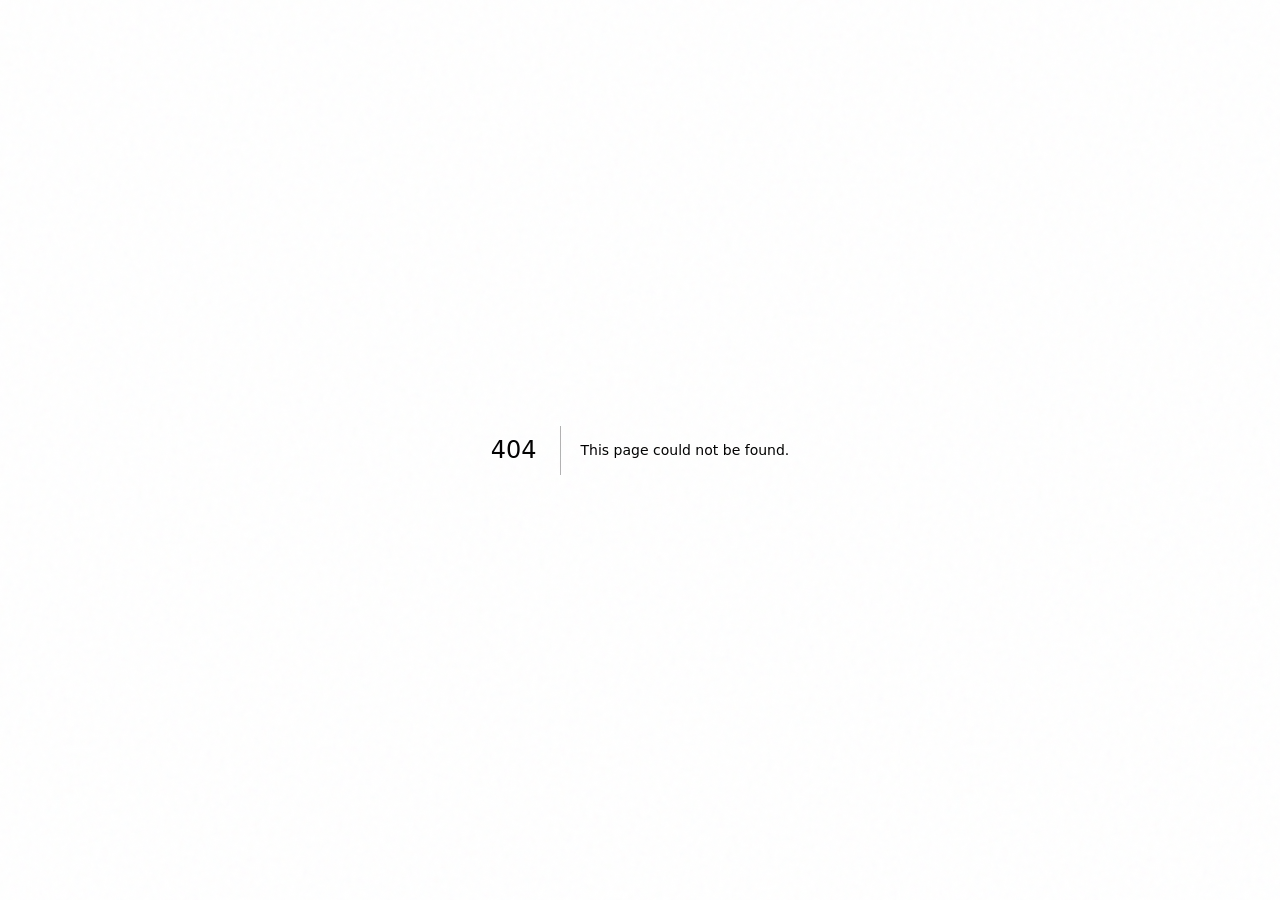
<file: _not-found.html>
<!DOCTYPE html><html lang="es" class="dm_serif_display_c423eb5e-module__9qmdUG__variable space_grotesk_318dc628-module__OQcY1a__variable space_mono_fdf5de47-module__aex0MW__variable"><head><meta charSet="utf-8"/><meta name="viewport" content="width=device-width, initial-scale=1"/><link rel="stylesheet" href="./assets/static/chunks/0hsbc_m5ijx.q.css" data-precedence="next"/><link rel="preload" as="script" fetchPriority="low" href="./assets/static/chunks/11qk_vpw_zwkf.js"/><script src="./assets/static/chunks/0pjq-hlddzx4h.js" async=""></script><script src="./assets/static/chunks/0vkgb7xyv-nko.js" async=""></script><script src="./assets/static/chunks/turbopack-0y1ii8~uoq_kp.js" async=""></script><script src="./assets/static/chunks/0fsi8lw5utejl.js" async=""></script><script src="./assets/static/chunks/0h8.pvoj4_lxa.js" async=""></script><meta name="robots" content="noindex"/><meta name="next-size-adjust" content=""/><title>404: This page could not be found.</title><title>Jukaatattoo | Tinta Salvaje</title><meta name="description" content="Estudio de tatuaje boutique en Santiago - Anime Freestyle &amp; Graffiti de élite."/><link rel="icon" href="/favicon.ico?favicon.0x3dzn~oxb6tn.ico" sizes="256x256" type="image/x-icon"/><script src="./assets/static/chunks/03~yq9q893hmn.js" noModule=""></script></head><body class="antialiased overflow-x-hidden selection:bg-plasma selection:text-vacio"><div hidden=""><!--$--><!--/$--></div><div style="font-family:system-ui,&quot;Segoe UI&quot;,Roboto,Helvetica,Arial,sans-serif,&quot;Apple Color Emoji&quot;,&quot;Segoe UI Emoji&quot;;height:100vh;text-align:center;display:flex;flex-direction:column;align-items:center;justify-content:center"><div><style>body{color:#000;background:#fff;margin:0}.next-error-h1{border-right:1px solid rgba(0,0,0,.3)}@media (prefers-color-scheme:dark){body{color:#fff;background:#000}.next-error-h1{border-right:1px solid rgba(255,255,255,.3)}}</style><h1 class="next-error-h1" style="display:inline-block;margin:0 20px 0 0;padding:0 23px 0 0;font-size:24px;font-weight:500;vertical-align:top;line-height:49px">404</h1><div style="display:inline-block"><h2 style="font-size:14px;font-weight:400;line-height:49px;margin:0">This page could not be found.</h2></div></div></div><!--$--><!--/$--><script src="./assets/static/chunks/11qk_vpw_zwkf.js" id="_R_" async=""></script><script>(self.__next_f=self.__next_f||[]).push([0])</script><script>self.__next_f.push([1,"1:\"$Sreact.fragment\"\n2:I[39756,[\"./assets/static/chunks/0fsi8lw5utejl.js\",\"./assets/static/chunks/0h8.pvoj4_lxa.js\"],\"default\"]\n3:I[37457,[\"./assets/static/chunks/0fsi8lw5utejl.js\",\"./assets/static/chunks/0h8.pvoj4_lxa.js\"],\"default\"]\n4:I[97367,[\"./assets/static/chunks/0fsi8lw5utejl.js\",\"./assets/static/chunks/0h8.pvoj4_lxa.js\"],\"OutletBoundary\"]\n5:\"$Sreact.suspense\"\n8:I[97367,[\"./assets/static/chunks/0fsi8lw5utejl.js\",\"./assets/static/chunks/0h8.pvoj4_lxa.js\"],\"ViewportBoundary\"]\na:I[97367,[\"./assets/static/chunks/0fsi8lw5utejl.js\",\"./assets/static/chunks/0h8.pvoj4_lxa.js\"],\"MetadataBoundary\"]\nc:I[68027,[\"./assets/static/chunks/0fsi8lw5utejl.js\",\"./assets/static/chunks/0h8.pvoj4_lxa.js\"],\"default\",1]\n:HL[\"./assets/static/chunks/0hsbc_m5ijx.q.css\",\"style\"]\n"])</script><script>self.__next_f.push([1,"0:{\"P\":null,\"c\":[\"\",\"_not-found\"],\"q\":\"\",\"i\":false,\"f\":[[[\"\",{\"children\":[\"/_not-found\",{\"children\":[\"__PAGE__\",{}]}]},\"$undefined\",\"$undefined\",16],[[\"$\",\"$1\",\"c\",{\"children\":[[[\"$\",\"link\",\"0\",{\"rel\":\"stylesheet\",\"href\":\"./assets/static/chunks/0hsbc_m5ijx.q.css\",\"precedence\":\"next\",\"crossOrigin\":\"$undefined\",\"nonce\":\"$undefined\"}],[\"$\",\"script\",\"script-0\",{\"src\":\"./assets/static/chunks/0fsi8lw5utejl.js\",\"async\":true,\"nonce\":\"$undefined\"}],[\"$\",\"script\",\"script-1\",{\"src\":\"./assets/static/chunks/0h8.pvoj4_lxa.js\",\"async\":true,\"nonce\":\"$undefined\"}]],[\"$\",\"html\",null,{\"lang\":\"es\",\"className\":\"dm_serif_display_c423eb5e-module__9qmdUG__variable space_grotesk_318dc628-module__OQcY1a__variable space_mono_fdf5de47-module__aex0MW__variable\",\"children\":[\"$\",\"body\",null,{\"className\":\"antialiased overflow-x-hidden selection:bg-plasma selection:text-vacio\",\"children\":[\"$\",\"$L2\",null,{\"parallelRouterKey\":\"children\",\"error\":\"$undefined\",\"errorStyles\":\"$undefined\",\"errorScripts\":\"$undefined\",\"template\":[\"$\",\"$L3\",null,{}],\"templateStyles\":\"$undefined\",\"templateScripts\":\"$undefined\",\"notFound\":[[[\"$\",\"title\",null,{\"children\":\"404: This page could not be found.\"}],[\"$\",\"div\",null,{\"style\":{\"fontFamily\":\"system-ui,\\\"Segoe UI\\\",Roboto,Helvetica,Arial,sans-serif,\\\"Apple Color Emoji\\\",\\\"Segoe UI Emoji\\\"\",\"height\":\"100vh\",\"textAlign\":\"center\",\"display\":\"flex\",\"flexDirection\":\"column\",\"alignItems\":\"center\",\"justifyContent\":\"center\"},\"children\":[\"$\",\"div\",null,{\"children\":[[\"$\",\"style\",null,{\"dangerouslySetInnerHTML\":{\"__html\":\"body{color:#000;background:#fff;margin:0}.next-error-h1{border-right:1px solid rgba(0,0,0,.3)}@media (prefers-color-scheme:dark){body{color:#fff;background:#000}.next-error-h1{border-right:1px solid rgba(255,255,255,.3)}}\"}}],[\"$\",\"h1\",null,{\"className\":\"next-error-h1\",\"style\":{\"display\":\"inline-block\",\"margin\":\"0 20px 0 0\",\"padding\":\"0 23px 0 0\",\"fontSize\":24,\"fontWeight\":500,\"verticalAlign\":\"top\",\"lineHeight\":\"49px\"},\"children\":404}],[\"$\",\"div\",null,{\"style\":{\"display\":\"inline-block\"},\"children\":[\"$\",\"h2\",null,{\"style\":{\"fontSize\":14,\"fontWeight\":400,\"lineHeight\":\"49px\",\"margin\":0},\"children\":\"This page could not be found.\"}]}]]}]}]],[]],\"forbidden\":\"$undefined\",\"unauthorized\":\"$undefined\"}]}]}]]}],{\"children\":[[\"$\",\"$1\",\"c\",{\"children\":[null,[\"$\",\"$L2\",null,{\"parallelRouterKey\":\"children\",\"error\":\"$undefined\",\"errorStyles\":\"$undefined\",\"errorScripts\":\"$undefined\",\"template\":[\"$\",\"$L3\",null,{}],\"templateStyles\":\"$undefined\",\"templateScripts\":\"$undefined\",\"notFound\":\"$undefined\",\"forbidden\":\"$undefined\",\"unauthorized\":\"$undefined\"}]]}],{\"children\":[[\"$\",\"$1\",\"c\",{\"children\":[[[\"$\",\"title\",null,{\"children\":\"404: This page could not be found.\"}],[\"$\",\"div\",null,{\"style\":\"$0:f:0:1:0:props:children:1:props:children:props:children:props:notFound:0:1:props:style\",\"children\":[\"$\",\"div\",null,{\"children\":[[\"$\",\"style\",null,{\"dangerouslySetInnerHTML\":{\"__html\":\"body{color:#000;background:#fff;margin:0}.next-error-h1{border-right:1px solid rgba(0,0,0,.3)}@media (prefers-color-scheme:dark){body{color:#fff;background:#000}.next-error-h1{border-right:1px solid rgba(255,255,255,.3)}}\"}}],[\"$\",\"h1\",null,{\"className\":\"next-error-h1\",\"style\":\"$0:f:0:1:0:props:children:1:props:children:props:children:props:notFound:0:1:props:children:props:children:1:props:style\",\"children\":404}],[\"$\",\"div\",null,{\"style\":\"$0:f:0:1:0:props:children:1:props:children:props:children:props:notFound:0:1:props:children:props:children:2:props:style\",\"children\":[\"$\",\"h2\",null,{\"style\":\"$0:f:0:1:0:props:children:1:props:children:props:children:props:notFound:0:1:props:children:props:children:2:props:children:props:style\",\"children\":\"This page could not be found.\"}]}]]}]}]],null,[\"$\",\"$L4\",null,{\"children\":[\"$\",\"$5\",null,{\"name\":\"Next.MetadataOutlet\",\"children\":\"$@6\"}]}]]}],{},null,false,null]},null,false,\"$@7\"]},null,false,null],[\"$\",\"$1\",\"h\",{\"children\":[[\"$\",\"meta\",null,{\"name\":\"robots\",\"content\":\"noindex\"}],[\"$\",\"$L8\",null,{\"children\":\"$L9\"}],[\"$\",\"div\",null,{\"hidden\":true,\"children\":[\"$\",\"$La\",null,{\"children\":[\"$\",\"$5\",null,{\"name\":\"Next.Metadata\",\"children\":\"$Lb\"}]}]}],[\"$\",\"meta\",null,{\"name\":\"next-size-adjust\",\"content\":\"\"}]]}],false]],\"m\":\"$undefined\",\"G\":[\"$c\",[[\"$\",\"link\",\"0\",{\"rel\":\"stylesheet\",\"href\":\"./assets/static/chunks/0hsbc_m5ijx.q.css\",\"precedence\":\"next\",\"crossOrigin\":\"$undefined\",\"nonce\":\"$undefined\"}]]],\"S\":true,\"h\":null,\"s\":\"$undefined\",\"l\":\"$undefined\",\"p\":\"$undefined\",\"d\":\"$undefined\",\"b\":\"J3N9zF73GD5x2901mqIXB\"}\n"])</script><script>self.__next_f.push([1,"d:[]\n7:\"$Wd\"\n"])</script><script>self.__next_f.push([1,"9:[[\"$\",\"meta\",\"0\",{\"charSet\":\"utf-8\"}],[\"$\",\"meta\",\"1\",{\"name\":\"viewport\",\"content\":\"width=device-width, initial-scale=1\"}]]\n"])</script><script>self.__next_f.push([1,"e:I[27201,[\"./assets/static/chunks/0fsi8lw5utejl.js\",\"./assets/static/chunks/0h8.pvoj4_lxa.js\"],\"IconMark\"]\n6:null\nb:[[\"$\",\"title\",\"0\",{\"children\":\"Jukaatattoo | Tinta Salvaje\"}],[\"$\",\"meta\",\"1\",{\"name\":\"description\",\"content\":\"Estudio de tatuaje boutique en Santiago - Anime Freestyle \u0026 Graffiti de élite.\"}],[\"$\",\"link\",\"2\",{\"rel\":\"icon\",\"href\":\"/favicon.ico?favicon.0x3dzn~oxb6tn.ico\",\"sizes\":\"256x256\",\"type\":\"image/x-icon\"}],[\"$\",\"$Le\",\"3\",{}]]\n"])</script></body></html>
</file>
<file: assets/static/chunks/0hsbc_m5ijx.q.css>
@font-face{font-family:DM Serif Display;font-style:italic;font-weight:400;font-display:swap;src:url(../media/26a0a19eb96a029d-s.0qns~z6we_yg0.woff2)format("woff2");unicode-range:U+100-2BA,U+2BD-2C5,U+2C7-2CC,U+2CE-2D7,U+2DD-2FF,U+304,U+308,U+329,U+1D00-1DBF,U+1E00-1E9F,U+1EF2-1EFF,U+2020,U+20A0-20AB,U+20AD-20C0,U+2113,U+2C60-2C7F,U+A720-A7FF}@font-face{font-family:DM Serif Display;font-style:italic;font-weight:400;font-display:swap;src:url(../media/fad69795a077455b-s.p.08-a0qexde~kr.woff2)format("woff2");unicode-range:U+??,U+131,U+152-153,U+2BB-2BC,U+2C6,U+2DA,U+2DC,U+304,U+308,U+329,U+2000-206F,U+20AC,U+2122,U+2191,U+2193,U+2212,U+2215,U+FEFF,U+FFFD}@font-face{font-family:DM Serif Display Fallback;src:local(Times New Roman);ascent-override:94.37%;descent-override:30.51%;line-gap-override:0.0%;size-adjust:109.78%}.dm_serif_display_c423eb5e-module__9qmdUG__className{font-family:DM Serif Display,DM Serif Display Fallback;font-style:italic;font-weight:400}.dm_serif_display_c423eb5e-module__9qmdUG__variable{--font-dm-serif:"DM Serif Display", "DM Serif Display Fallback"}
@font-face{font-family:Space Grotesk;font-style:normal;font-weight:300;font-display:swap;src:url(../media/32687112bd2dd8db-s.0gspg~~t9nou8.woff2)format("woff2");unicode-range:U+102-103,U+110-111,U+128-129,U+168-169,U+1A0-1A1,U+1AF-1B0,U+300-301,U+303-304,U+308-309,U+323,U+329,U+1EA0-1EF9,U+20AB}@font-face{font-family:Space Grotesk;font-style:normal;font-weight:300;font-display:swap;src:url(../media/28868e710e86be81-s.0rx81dn62y51_.woff2)format("woff2");unicode-range:U+100-2BA,U+2BD-2C5,U+2C7-2CC,U+2CE-2D7,U+2DD-2FF,U+304,U+308,U+329,U+1D00-1DBF,U+1E00-1E9F,U+1EF2-1EFF,U+2020,U+20A0-20AB,U+20AD-20C0,U+2113,U+2C60-2C7F,U+A720-A7FF}@font-face{font-family:Space Grotesk;font-style:normal;font-weight:300;font-display:swap;src:url(../media/0c89a48fa5027cee-s.p.0rd3rjvnnhw7n.woff2)format("woff2");unicode-range:U+??,U+131,U+152-153,U+2BB-2BC,U+2C6,U+2DA,U+2DC,U+304,U+308,U+329,U+2000-206F,U+20AC,U+2122,U+2191,U+2193,U+2212,U+2215,U+FEFF,U+FFFD}@font-face{font-family:Space Grotesk;font-style:normal;font-weight:400;font-display:swap;src:url(../media/32687112bd2dd8db-s.0gspg~~t9nou8.woff2)format("woff2");unicode-range:U+102-103,U+110-111,U+128-129,U+168-169,U+1A0-1A1,U+1AF-1B0,U+300-301,U+303-304,U+308-309,U+323,U+329,U+1EA0-1EF9,U+20AB}@font-face{font-family:Space Grotesk;font-style:normal;font-weight:400;font-display:swap;src:url(../media/28868e710e86be81-s.0rx81dn62y51_.woff2)format("woff2");unicode-range:U+100-2BA,U+2BD-2C5,U+2C7-2CC,U+2CE-2D7,U+2DD-2FF,U+304,U+308,U+329,U+1D00-1DBF,U+1E00-1E9F,U+1EF2-1EFF,U+2020,U+20A0-20AB,U+20AD-20C0,U+2113,U+2C60-2C7F,U+A720-A7FF}@font-face{font-family:Space Grotesk;font-style:normal;font-weight:400;font-display:swap;src:url(../media/0c89a48fa5027cee-s.p.0rd3rjvnnhw7n.woff2)format("woff2");unicode-range:U+??,U+131,U+152-153,U+2BB-2BC,U+2C6,U+2DA,U+2DC,U+304,U+308,U+329,U+2000-206F,U+20AC,U+2122,U+2191,U+2193,U+2212,U+2215,U+FEFF,U+FFFD}@font-face{font-family:Space Grotesk;font-style:normal;font-weight:700;font-display:swap;src:url(../media/32687112bd2dd8db-s.0gspg~~t9nou8.woff2)format("woff2");unicode-range:U+102-103,U+110-111,U+128-129,U+168-169,U+1A0-1A1,U+1AF-1B0,U+300-301,U+303-304,U+308-309,U+323,U+329,U+1EA0-1EF9,U+20AB}@font-face{font-family:Space Grotesk;font-style:normal;font-weight:700;font-display:swap;src:url(../media/28868e710e86be81-s.0rx81dn62y51_.woff2)format("woff2");unicode-range:U+100-2BA,U+2BD-2C5,U+2C7-2CC,U+2CE-2D7,U+2DD-2FF,U+304,U+308,U+329,U+1D00-1DBF,U+1E00-1E9F,U+1EF2-1EFF,U+2020,U+20A0-20AB,U+20AD-20C0,U+2113,U+2C60-2C7F,U+A720-A7FF}@font-face{font-family:Space Grotesk;font-style:normal;font-weight:700;font-display:swap;src:url(../media/0c89a48fa5027cee-s.p.0rd3rjvnnhw7n.woff2)format("woff2");unicode-range:U+??,U+131,U+152-153,U+2BB-2BC,U+2C6,U+2DA,U+2DC,U+304,U+308,U+329,U+2000-206F,U+20AC,U+2122,U+2191,U+2193,U+2212,U+2215,U+FEFF,U+FFFD}@font-face{font-family:Space Grotesk Fallback;src:local(Arial);ascent-override:89.71%;descent-override:26.62%;line-gap-override:0.0%;size-adjust:109.69%}.space_grotesk_318dc628-module__OQcY1a__className{font-family:Space Grotesk,Space Grotesk Fallback;font-style:normal}.space_grotesk_318dc628-module__OQcY1a__variable{--font-space-grotesk:"Space Grotesk", "Space Grotesk Fallback"}
@font-face{font-family:Space Mono;font-style:normal;font-weight:400;font-display:swap;src:url(../media/4ba802ed8e67eac5-s.04ygcc0k6zvvf.woff2)format("woff2");unicode-range:U+102-103,U+110-111,U+128-129,U+168-169,U+1A0-1A1,U+1AF-1B0,U+300-301,U+303-304,U+308-309,U+323,U+329,U+1EA0-1EF9,U+20AB}@font-face{font-family:Space Mono;font-style:normal;font-weight:400;font-display:swap;src:url(../media/d7a0600e467cf0bd-s.18awt9904y5ei.woff2)format("woff2");unicode-range:U+100-2BA,U+2BD-2C5,U+2C7-2CC,U+2CE-2D7,U+2DD-2FF,U+304,U+308,U+329,U+1D00-1DBF,U+1E00-1E9F,U+1EF2-1EFF,U+2020,U+20A0-20AB,U+20AD-20C0,U+2113,U+2C60-2C7F,U+A720-A7FF}@font-face{font-family:Space Mono;font-style:normal;font-weight:400;font-display:swap;src:url(../media/dc0d9adbac686440-s.p.0~z396rbj0t4w.woff2)format("woff2");unicode-range:U+??,U+131,U+152-153,U+2BB-2BC,U+2C6,U+2DA,U+2DC,U+304,U+308,U+329,U+2000-206F,U+20AC,U+2122,U+2191,U+2193,U+2212,U+2215,U+FEFF,U+FFFD}@font-face{font-family:Space Mono;font-style:normal;font-weight:700;font-display:swap;src:url(../media/b8f2b92a9960dd69-s.09-.4z_6a6fti.woff2)format("woff2");unicode-range:U+102-103,U+110-111,U+128-129,U+168-169,U+1A0-1A1,U+1AF-1B0,U+300-301,U+303-304,U+308-309,U+323,U+329,U+1EA0-1EF9,U+20AB}@font-face{font-family:Space Mono;font-style:normal;font-weight:700;font-display:swap;src:url(../media/28e60ca39c9ae554-s.1841exvy3.1-g.woff2)format("woff2");unicode-range:U+100-2BA,U+2BD-2C5,U+2C7-2CC,U+2CE-2D7,U+2DD-2FF,U+304,U+308,U+329,U+1D00-1DBF,U+1E00-1E9F,U+1EF2-1EFF,U+2020,U+20A0-20AB,U+20AD-20C0,U+2113,U+2C60-2C7F,U+A720-A7FF}@font-face{font-family:Space Mono;font-style:normal;font-weight:700;font-display:swap;src:url(../media/8d05cfa5faa8406c-s.p.0kbulo~7o8gic.woff2)format("woff2");unicode-range:U+??,U+131,U+152-153,U+2BB-2BC,U+2C6,U+2DA,U+2DC,U+304,U+308,U+329,U+2000-206F,U+20AC,U+2122,U+2191,U+2193,U+2212,U+2215,U+FEFF,U+FFFD}@font-face{font-family:Space Mono Fallback;src:local(Arial);ascent-override:81.58%;descent-override:26.3%;line-gap-override:0.0%;size-adjust:137.28%}.space_mono_fdf5de47-module__aex0MW__className{font-family:Space Mono,Space Mono Fallback;font-style:normal}.space_mono_fdf5de47-module__aex0MW__variable{--font-space-mono:"Space Mono", "Space Mono Fallback"}
@layer properties{@supports (((-webkit-hyphens:none)) and (not (margin-trim:inline))) or ((-moz-orient:inline) and (not (color:rgb(from red r g b)))){*,:before,:after,::backdrop{--tw-translate-x:0;--tw-translate-y:0;--tw-translate-z:0;--tw-scale-x:1;--tw-scale-y:1;--tw-scale-z:1;--tw-rotate-x:initial;--tw-rotate-y:initial;--tw-rotate-z:initial;--tw-skew-x:initial;--tw-skew-y:initial;--tw-pan-x:initial;--tw-pan-y:initial;--tw-pinch-zoom:initial;--tw-space-y-reverse:0;--tw-space-x-reverse:0;--tw-divide-x-reverse:0;--tw-border-style:solid;--tw-divide-y-reverse:0;--tw-gradient-position:initial;--tw-gradient-from:#0000;--tw-gradient-via:#0000;--tw-gradient-to:#0000;--tw-gradient-stops:initial;--tw-gradient-via-stops:initial;--tw-gradient-from-position:0%;--tw-gradient-via-position:50%;--tw-gradient-to-position:100%;--tw-leading:initial;--tw-font-weight:initial;--tw-tracking:initial;--tw-ordinal:initial;--tw-slashed-zero:initial;--tw-numeric-figure:initial;--tw-numeric-spacing:initial;--tw-numeric-fraction:initial;--tw-shadow:0 0 #0000;--tw-shadow-color:initial;--tw-shadow-alpha:100%;--tw-inset-shadow:0 0 #0000;--tw-inset-shadow-color:initial;--tw-inset-shadow-alpha:100%;--tw-ring-color:initial;--tw-ring-shadow:0 0 #0000;--tw-inset-ring-color:initial;--tw-inset-ring-shadow:0 0 #0000;--tw-ring-inset:initial;--tw-ring-offset-width:0px;--tw-ring-offset-color:#fff;--tw-ring-offset-shadow:0 0 #0000;--tw-blur:initial;--tw-brightness:initial;--tw-contrast:initial;--tw-grayscale:initial;--tw-hue-rotate:initial;--tw-invert:initial;--tw-opacity:initial;--tw-saturate:initial;--tw-sepia:initial;--tw-drop-shadow:initial;--tw-drop-shadow-color:initial;--tw-drop-shadow-alpha:100%;--tw-drop-shadow-size:initial;--tw-backdrop-blur:initial;--tw-backdrop-brightness:initial;--tw-backdrop-contrast:initial;--tw-backdrop-grayscale:initial;--tw-backdrop-hue-rotate:initial;--tw-backdrop-invert:initial;--tw-backdrop-opacity:initial;--tw-backdrop-saturate:initial;--tw-backdrop-sepia:initial;--tw-duration:initial;--tw-ease:initial}}}@layer theme{:root,:host{--font-sans:"Space Grotesk", sans-serif;--font-mono:"Space Mono", monospace;--color-white:#fff;--spacing:.25rem;--container-sm:24rem;--container-lg:32rem;--container-xl:36rem;--container-3xl:48rem;--container-7xl:80rem;--text-xs:.75rem;--text-xs--line-height:calc(1 / .75);--text-sm:.875rem;--text-sm--line-height:calc(1.25 / .875);--text-lg:1.125rem;--text-lg--line-height:calc(1.75 / 1.125);--text-xl:1.25rem;--text-xl--line-height:calc(1.75 / 1.25);--text-2xl:1.5rem;--text-2xl--line-height:calc(2 / 1.5);--text-3xl:1.875rem;--text-3xl--line-height:calc(2.25 / 1.875);--text-4xl:2.25rem;--text-4xl--line-height:calc(2.5 / 2.25);--text-5xl:3rem;--text-5xl--line-height:1;--text-6xl:3.75rem;--text-6xl--line-height:1;--text-7xl:4.5rem;--text-7xl--line-height:1;--text-8xl:6rem;--text-8xl--line-height:1;--text-9xl:8rem;--text-9xl--line-height:1;--font-weight-bold:700;--font-weight-black:900;--tracking-tighter:-.05em;--tracking-tight:-.025em;--tracking-widest:.1em;--leading-relaxed:1.625;--radius-lg:.5rem;--radius-xl:.75rem;--radius-2xl:1rem;--radius-3xl:1.5rem;--drop-shadow-2xl:0 25px 25px #00000026;--ease-out:cubic-bezier(0, 0, .2, 1);--animate-pulse:pulse 2s cubic-bezier(.4, 0, .6, 1) infinite;--blur-sm:8px;--blur-md:12px;--blur-xl:24px;--blur-2xl:40px;--blur-3xl:64px;--default-transition-duration:.15s;--default-transition-timing-function:cubic-bezier(.4, 0, .2, 1);--default-font-family:var(--font-sans);--default-mono-font-family:var(--font-mono);--font-display:"DM Serif Display", serif;--color-vacio:#050505;--color-plasma:#d4ff00;--color-fantasma:#f0f}}@layer base{*,:after,:before,::backdrop{box-sizing:border-box;border:0 solid;margin:0;padding:0}::file-selector-button{box-sizing:border-box;border:0 solid;margin:0;padding:0}html,:host{-webkit-text-size-adjust:100%;tab-size:4;line-height:1.5;font-family:var(--default-font-family,ui-sans-serif, system-ui, sans-serif, "Apple Color Emoji", "Segoe UI Emoji", "Segoe UI Symbol", "Noto Color Emoji");font-feature-settings:var(--default-font-feature-settings,normal);font-variation-settings:var(--default-font-variation-settings,normal);-webkit-tap-highlight-color:transparent}hr{height:0;color:inherit;border-top-width:1px}abbr:where([title]){-webkit-text-decoration:underline dotted;text-decoration:underline dotted}h1,h2,h3,h4,h5,h6{font-size:inherit;font-weight:inherit}a{color:inherit;-webkit-text-decoration:inherit;-webkit-text-decoration:inherit;-webkit-text-decoration:inherit;-webkit-text-decoration:inherit;text-decoration:inherit}b,strong{font-weight:bolder}code,kbd,samp,pre{font-family:var(--default-mono-font-family,ui-monospace, SFMono-Regular, Menlo, Monaco, Consolas, "Liberation Mono", "Courier New", monospace);font-feature-settings:var(--default-mono-font-feature-settings,normal);font-variation-settings:var(--default-mono-font-variation-settings,normal);font-size:1em}small{font-size:80%}sub,sup{vertical-align:baseline;font-size:75%;line-height:0;position:relative}sub{bottom:-.25em}sup{top:-.5em}table{text-indent:0;border-color:inherit;border-collapse:collapse}:-moz-focusring{outline:auto}progress{vertical-align:baseline}summary{display:list-item}ol,ul,menu{list-style:none}img,svg,video,canvas,audio,iframe,embed,object{vertical-align:middle;display:block}img,video{max-width:100%;height:auto}button,input,select,optgroup,textarea{font:inherit;font-feature-settings:inherit;font-variation-settings:inherit;letter-spacing:inherit;color:inherit;opacity:1;background-color:#0000;border-radius:0}::file-selector-button{font:inherit;font-feature-settings:inherit;font-variation-settings:inherit;letter-spacing:inherit;color:inherit;opacity:1;background-color:#0000;border-radius:0}:where(select:is([multiple],[size])) optgroup{font-weight:bolder}:where(select:is([multiple],[size])) optgroup option{padding-inline-start:20px}::file-selector-button{margin-inline-end:4px}::placeholder{opacity:1}@supports (not ((-webkit-appearance:-apple-pay-button))) or (contain-intrinsic-size:1px){::placeholder{color:currentColor}@supports (color:color-mix(in lab, red, red)){::placeholder{color:color-mix(in oklab, currentcolor 50%, transparent)}}}textarea{resize:vertical}::-webkit-search-decoration{-webkit-appearance:none}::-webkit-date-and-time-value{min-height:1lh;text-align:inherit}::-webkit-datetime-edit{display:inline-flex}::-webkit-datetime-edit-fields-wrapper{padding:0}::-webkit-datetime-edit{padding-block:0}::-webkit-datetime-edit-year-field{padding-block:0}::-webkit-datetime-edit-month-field{padding-block:0}::-webkit-datetime-edit-day-field{padding-block:0}::-webkit-datetime-edit-hour-field{padding-block:0}::-webkit-datetime-edit-minute-field{padding-block:0}::-webkit-datetime-edit-second-field{padding-block:0}::-webkit-datetime-edit-millisecond-field{padding-block:0}::-webkit-datetime-edit-meridiem-field{padding-block:0}::-webkit-calendar-picker-indicator{line-height:1}:-moz-ui-invalid{box-shadow:none}button,input:where([type=button],[type=reset],[type=submit]){appearance:button}::file-selector-button{appearance:button}::-webkit-inner-spin-button{height:auto}::-webkit-outer-spin-button{height:auto}[hidden]:where(:not([hidden=until-found])){display:none!important}body{background-color:var(--color-vacio);color:var(--color-white);-webkit-font-smoothing:antialiased;-moz-osx-font-smoothing:grayscale;overflow-x:hidden}body ::selection,body::selection{background-color:var(--color-plasma);color:var(--color-vacio)}body:before{content:"";pointer-events:none;inset:calc(var(--spacing) * 0);z-index:100;opacity:.03;background-image:url("data:image/svg+xml,%3Csvg viewBox='0 0 200 200' xmlns='http://www.w3.org/2000/svg'%3E%3Cfilter id='noiseFilter'%3E%3CfeTurbulence type='fractalNoise' baseFrequency='0.65' numOctaves='3' stitchTiles='stitch'/%3E%3C/filter%3E%3Crect width='100%25' height='100%25' filter='url(%23noiseFilter)'/%3E%3C/svg%3E");position:fixed}.halftone{background-image:radial-gradient(circle,#ffffff0d 1px,#0000 0);background-size:20px 20px;position:relative}.ink-bleed{transition:all .5s}.ink-bleed:hover{text-shadow:0 0 10px #d4ff0080,0 0 20px #ff00ff4d;filter:blur(.5px)}}@layer components;@layer utilities{.pointer-events-auto{pointer-events:auto}.pointer-events-none{pointer-events:none}.collapse{visibility:collapse}.invisible{visibility:hidden}.visible{visibility:visible}.sr-only{clip-path:inset(50%);white-space:nowrap;border-width:0;width:1px;height:1px;margin:-1px;padding:0;position:absolute;overflow:hidden}.not-sr-only{clip-path:none;white-space:normal;width:auto;height:auto;margin:0;padding:0;position:static;overflow:visible}.absolute{position:absolute}.fixed{position:fixed}.relative{position:relative}.static{position:static}.sticky{position:sticky}.inset-0{inset:calc(var(--spacing) * 0)}.inset-x-0{inset-inline:calc(var(--spacing) * 0)}.start{inset-inline-start:var(--spacing)}.end{inset-inline-end:var(--spacing)}.top-0{top:calc(var(--spacing) * 0)}.top-1\/2{top:50%}.top-4{top:calc(var(--spacing) * 4)}.top-6{top:calc(var(--spacing) * 6)}.top-8{top:calc(var(--spacing) * 8)}.top-20{top:calc(var(--spacing) * 20)}.right-0{right:calc(var(--spacing) * 0)}.right-6{right:calc(var(--spacing) * 6)}.right-8{right:calc(var(--spacing) * 8)}.right-12{right:calc(var(--spacing) * 12)}.right-\[10\%\]{right:10%}.right-\[10vw\]{right:10vw}.bottom-0{bottom:calc(var(--spacing) * 0)}.bottom-6{bottom:calc(var(--spacing) * 6)}.bottom-8{bottom:calc(var(--spacing) * 8)}.bottom-12{bottom:calc(var(--spacing) * 12)}.bottom-20{bottom:calc(var(--spacing) * 20)}.bottom-\[10dvh\]{bottom:10dvh}.left-0{left:calc(var(--spacing) * 0)}.left-1\/2{left:50%}.left-6{left:calc(var(--spacing) * 6)}.left-8{left:calc(var(--spacing) * 8)}.left-12{left:calc(var(--spacing) * 12)}.left-\[10\%\]{left:10%}.isolate{isolation:isolate}.isolation-auto{isolation:auto}.z-0{z-index:0}.z-10{z-index:10}.z-20{z-index:20}.z-50{z-index:50}.z-\[80\]{z-index:80}.z-\[100\]{z-index:100}.z-\[150\]{z-index:150}.z-\[151\]{z-index:151}.z-\[200\]{z-index:200}.z-\[299\]{z-index:299}.z-\[300\]{z-index:300}.z-\[500\]{z-index:500}.z-\[1000\]{z-index:1000}.z-\[1010\]{z-index:1010}.col-span-1{grid-column:span 1/span 1}.col-span-2{grid-column:span 2/span 2}.container{width:100%}@media (min-width:40rem){.container{max-width:40rem}}@media (min-width:48rem){.container{max-width:48rem}}@media (min-width:64rem){.container{max-width:64rem}}@media (min-width:80rem){.container{max-width:80rem}}@media (min-width:96rem){.container{max-width:96rem}}.-mx-6{margin-inline:calc(var(--spacing) * -6)}.mx-auto{margin-inline:auto}.-mt-6{margin-top:calc(var(--spacing) * -6)}.mt-1{margin-top:calc(var(--spacing) * 1)}.mt-4{margin-top:calc(var(--spacing) * 4)}.mt-6{margin-top:calc(var(--spacing) * 6)}.mt-10{margin-top:calc(var(--spacing) * 10)}.mt-12{margin-top:calc(var(--spacing) * 12)}.mt-24{margin-top:calc(var(--spacing) * 24)}.mt-40{margin-top:calc(var(--spacing) * 40)}.mb-1{margin-bottom:calc(var(--spacing) * 1)}.mb-2{margin-bottom:calc(var(--spacing) * 2)}.mb-3{margin-bottom:calc(var(--spacing) * 3)}.mb-4{margin-bottom:calc(var(--spacing) * 4)}.mb-6{margin-bottom:calc(var(--spacing) * 6)}.mb-8{margin-bottom:calc(var(--spacing) * 8)}.mb-10{margin-bottom:calc(var(--spacing) * 10)}.mb-12{margin-bottom:calc(var(--spacing) * 12)}.mb-16{margin-bottom:calc(var(--spacing) * 16)}.mb-20{margin-bottom:calc(var(--spacing) * 20)}.mb-24{margin-bottom:calc(var(--spacing) * 24)}.mb-32{margin-bottom:calc(var(--spacing) * 32)}.mb-40{margin-bottom:calc(var(--spacing) * 40)}.block{display:block}.contents{display:contents}.flex{display:flex}.flow-root{display:flow-root}.grid{display:grid}.hidden{display:none}.inline{display:inline}.inline-block{display:inline-block}.inline-flex{display:inline-flex}.inline-grid{display:inline-grid}.inline-table{display:inline-table}.list-item{display:list-item}.table{display:table}.table-caption{display:table-caption}.table-cell{display:table-cell}.table-column{display:table-column}.table-column-group{display:table-column-group}.table-footer-group{display:table-footer-group}.table-header-group{display:table-header-group}.table-row{display:table-row}.table-row-group{display:table-row-group}.aspect-\[3\/4\]{aspect-ratio:3/4}.aspect-\[9\/16\]{aspect-ratio:9/16}.aspect-\[16\/9\]{aspect-ratio:16/9}.aspect-square{aspect-ratio:1}.h-1{height:calc(var(--spacing) * 1)}.h-1\.5{height:calc(var(--spacing) * 1.5)}.h-2{height:calc(var(--spacing) * 2)}.h-3{height:calc(var(--spacing) * 3)}.h-10{height:calc(var(--spacing) * 10)}.h-12{height:calc(var(--spacing) * 12)}.h-14{height:calc(var(--spacing) * 14)}.h-16{height:calc(var(--spacing) * 16)}.h-20{height:calc(var(--spacing) * 20)}.h-32{height:calc(var(--spacing) * 32)}.h-40{height:calc(var(--spacing) * 40)}.h-60{height:calc(var(--spacing) * 60)}.h-\[1px\]{height:1px}.h-\[80vh\]{height:80vh}.h-\[100dvh\]{height:100dvh}.h-\[600px\]{height:600px}.h-full{height:100%}.h-px{height:1px}.w-1{width:calc(var(--spacing) * 1)}.w-1\.5{width:calc(var(--spacing) * 1.5)}.w-2{width:calc(var(--spacing) * 2)}.w-3{width:calc(var(--spacing) * 3)}.w-10{width:calc(var(--spacing) * 10)}.w-12{width:calc(var(--spacing) * 12)}.w-14{width:calc(var(--spacing) * 14)}.w-16{width:calc(var(--spacing) * 16)}.w-20{width:calc(var(--spacing) * 20)}.w-32{width:calc(var(--spacing) * 32)}.w-40{width:calc(var(--spacing) * 40)}.w-\[95vw\]{width:95vw}.w-\[280px\]{width:280px}.w-\[600px\]{width:600px}.w-fit{width:fit-content}.w-full{width:100%}.w-px{width:1px}.max-w-3xl{max-width:var(--container-3xl)}.max-w-7xl{max-width:var(--container-7xl)}.max-w-lg{max-width:var(--container-lg)}.max-w-sm{max-width:var(--container-sm)}.max-w-xl{max-width:var(--container-xl)}.shrink{flex-shrink:1}.shrink-0{flex-shrink:0}.grow{flex-grow:1}.border-collapse{border-collapse:collapse}.-translate-x-1\/2{--tw-translate-x:calc(calc(1 / 2 * 100%) * -1);translate:var(--tw-translate-x) var(--tw-translate-y)}.translate-x-10{--tw-translate-x:calc(var(--spacing) * 10);translate:var(--tw-translate-x) var(--tw-translate-y)}.translate-x-\[-100\%\]{--tw-translate-x:-100%;translate:var(--tw-translate-x) var(--tw-translate-y)}.-translate-y-1\/2{--tw-translate-y:calc(calc(1 / 2 * 100%) * -1);translate:var(--tw-translate-x) var(--tw-translate-y)}.translate-y-0{--tw-translate-y:calc(var(--spacing) * 0);translate:var(--tw-translate-x) var(--tw-translate-y)}.translate-y-\[-100\%\]{--tw-translate-y:-100%;translate:var(--tw-translate-x) var(--tw-translate-y)}.translate-none{translate:none}.scale-75{--tw-scale-x:75%;--tw-scale-y:75%;--tw-scale-z:75%;scale:var(--tw-scale-x) var(--tw-scale-y)}.scale-90{--tw-scale-x:90%;--tw-scale-y:90%;--tw-scale-z:90%;scale:var(--tw-scale-x) var(--tw-scale-y)}.scale-105{--tw-scale-x:105%;--tw-scale-y:105%;--tw-scale-z:105%;scale:var(--tw-scale-x) var(--tw-scale-y)}.scale-110{--tw-scale-x:110%;--tw-scale-y:110%;--tw-scale-z:110%;scale:var(--tw-scale-x) var(--tw-scale-y)}.scale-150{--tw-scale-x:150%;--tw-scale-y:150%;--tw-scale-z:150%;scale:var(--tw-scale-x) var(--tw-scale-y)}.scale-x-150{--tw-scale-x:150%;scale:var(--tw-scale-x) var(--tw-scale-y)}.scale-3d{scale:var(--tw-scale-x) var(--tw-scale-y) var(--tw-scale-z)}.rotate-1{rotate:1deg}.rotate-45{rotate:45deg}.rotate-\[-1deg\]{rotate:-1deg}.rotate-\[-2deg\]{rotate:-2deg}.rotate-\[-3deg\]{rotate:-3deg}.rotate-\[-20deg\]{rotate:-20deg}.rotate-\[3deg\]{rotate:3deg}.rotate-\[12deg\]{rotate:12deg}.rotate-\[20deg\]{rotate:20deg}.transform{transform:var(--tw-rotate-x,) var(--tw-rotate-y,) var(--tw-rotate-z,) var(--tw-skew-x,) var(--tw-skew-y,)}.animate-pulse{animation:var(--animate-pulse)}.cursor-default{cursor:default}.cursor-help{cursor:help}.cursor-none{cursor:none}.cursor-pointer{cursor:pointer}.cursor-zoom-in{cursor:zoom-in}.touch-pinch-zoom{--tw-pinch-zoom:pinch-zoom;touch-action:var(--tw-pan-x,) var(--tw-pan-y,) var(--tw-pinch-zoom,)}.resize{resize:both}.columns-1{columns:1}.break-inside-avoid{break-inside:avoid}.grid-cols-1{grid-template-columns:repeat(1,minmax(0,1fr))}.grid-cols-2{grid-template-columns:repeat(2,minmax(0,1fr))}.flex-col{flex-direction:column}.flex-wrap{flex-wrap:wrap}.items-center{align-items:center}.items-end{align-items:flex-end}.items-start{align-items:flex-start}.justify-between{justify-content:space-between}.justify-center{justify-content:center}.justify-end{justify-content:flex-end}.gap-2{gap:calc(var(--spacing) * 2)}.gap-3{gap:calc(var(--spacing) * 3)}.gap-4{gap:calc(var(--spacing) * 4)}.gap-5{gap:calc(var(--spacing) * 5)}.gap-6{gap:calc(var(--spacing) * 6)}.gap-8{gap:calc(var(--spacing) * 8)}.gap-10{gap:calc(var(--spacing) * 10)}.gap-12{gap:calc(var(--spacing) * 12)}.gap-20{gap:calc(var(--spacing) * 20)}:where(.space-y-6>:not(:last-child)){--tw-space-y-reverse:0;margin-block-start:calc(calc(var(--spacing) * 6) * var(--tw-space-y-reverse));margin-block-end:calc(calc(var(--spacing) * 6) * calc(1 - var(--tw-space-y-reverse)))}:where(.space-y-8>:not(:last-child)){--tw-space-y-reverse:0;margin-block-start:calc(calc(var(--spacing) * 8) * var(--tw-space-y-reverse));margin-block-end:calc(calc(var(--spacing) * 8) * calc(1 - var(--tw-space-y-reverse)))}:where(.space-y-12>:not(:last-child)){--tw-space-y-reverse:0;margin-block-start:calc(calc(var(--spacing) * 12) * var(--tw-space-y-reverse));margin-block-end:calc(calc(var(--spacing) * 12) * calc(1 - var(--tw-space-y-reverse)))}:where(.space-y-reverse>:not(:last-child)){--tw-space-y-reverse:1}:where(.space-x-reverse>:not(:last-child)){--tw-space-x-reverse:1}:where(.divide-x>:not(:last-child)){--tw-divide-x-reverse:0;border-inline-style:var(--tw-border-style);border-inline-start-width:calc(1px * var(--tw-divide-x-reverse));border-inline-end-width:calc(1px * calc(1 - var(--tw-divide-x-reverse)))}:where(.divide-y>:not(:last-child)){--tw-divide-y-reverse:0;border-bottom-style:var(--tw-border-style);border-top-style:var(--tw-border-style);border-top-width:calc(1px * var(--tw-divide-y-reverse));border-bottom-width:calc(1px * calc(1 - var(--tw-divide-y-reverse)))}:where(.divide-y-reverse>:not(:last-child)){--tw-divide-y-reverse:1}.truncate{text-overflow:ellipsis;white-space:nowrap;overflow:hidden}.overflow-auto{overflow:auto}.overflow-hidden{overflow:hidden}.overflow-x-hidden{overflow-x:hidden}.rounded-2xl{border-radius:var(--radius-2xl)}.rounded-3xl{border-radius:var(--radius-3xl)}.rounded-\[1\.5rem\]{border-radius:1.5rem}.rounded-\[2\.5rem\]{border-radius:2.5rem}.rounded-\[2rem\]{border-radius:2rem}.rounded-\[3rem\]{border-radius:3rem}.rounded-full{border-radius:3.40282e38px}.rounded-lg{border-radius:var(--radius-lg)}.rounded-xl{border-radius:var(--radius-xl)}.rounded-s{border-start-start-radius:.25rem;border-end-start-radius:.25rem}.rounded-ss{border-start-start-radius:.25rem}.rounded-e{border-start-end-radius:.25rem;border-end-end-radius:.25rem}.rounded-se{border-start-end-radius:.25rem}.rounded-ee{border-end-end-radius:.25rem}.rounded-es{border-end-start-radius:.25rem}.rounded-t{border-top-left-radius:.25rem;border-top-right-radius:.25rem}.rounded-l{border-top-left-radius:.25rem;border-bottom-left-radius:.25rem}.rounded-tl{border-top-left-radius:.25rem}.rounded-r{border-top-right-radius:.25rem;border-bottom-right-radius:.25rem}.rounded-tr{border-top-right-radius:.25rem}.rounded-b{border-bottom-right-radius:.25rem;border-bottom-left-radius:.25rem}.rounded-br{border-bottom-right-radius:.25rem}.rounded-bl{border-bottom-left-radius:.25rem}.border{border-style:var(--tw-border-style);border-width:1px}.border-2{border-style:var(--tw-border-style);border-width:2px}.border-4{border-style:var(--tw-border-style);border-width:4px}.border-x{border-inline-style:var(--tw-border-style);border-inline-width:1px}.border-y{border-block-style:var(--tw-border-style);border-block-width:1px}.border-s{border-inline-start-style:var(--tw-border-style);border-inline-start-width:1px}.border-e{border-inline-end-style:var(--tw-border-style);border-inline-end-width:1px}.border-bs{border-block-start-style:var(--tw-border-style);border-block-start-width:1px}.border-be{border-block-end-style:var(--tw-border-style);border-block-end-width:1px}.border-t{border-top-style:var(--tw-border-style);border-top-width:1px}.border-r{border-right-style:var(--tw-border-style);border-right-width:1px}.border-b{border-bottom-style:var(--tw-border-style);border-bottom-width:1px}.border-l{border-left-style:var(--tw-border-style);border-left-width:1px}.border-fantasma\/30{border-color:#ff00ff4d}@supports (color:color-mix(in lab, red, red)){.border-fantasma\/30{border-color:color-mix(in oklab, var(--color-fantasma) 30%, transparent)}}.border-plasma\/20{border-color:#d4ff0033}@supports (color:color-mix(in lab, red, red)){.border-plasma\/20{border-color:color-mix(in oklab, var(--color-plasma) 20%, transparent)}}.border-plasma\/30{border-color:#d4ff004d}@supports (color:color-mix(in lab, red, red)){.border-plasma\/30{border-color:color-mix(in oklab, var(--color-plasma) 30%, transparent)}}.border-plasma\/40{border-color:#d4ff0066}@supports (color:color-mix(in lab, red, red)){.border-plasma\/40{border-color:color-mix(in oklab, var(--color-plasma) 40%, transparent)}}.border-vacio{border-color:var(--color-vacio)}.border-white\/5{border-color:#ffffff0d}@supports (color:color-mix(in lab, red, red)){.border-white\/5{border-color:color-mix(in oklab, var(--color-white) 5%, transparent)}}.border-white\/10{border-color:#ffffff1a}@supports (color:color-mix(in lab, red, red)){.border-white\/10{border-color:color-mix(in oklab, var(--color-white) 10%, transparent)}}.border-white\/20{border-color:#fff3}@supports (color:color-mix(in lab, red, red)){.border-white\/20{border-color:color-mix(in oklab, var(--color-white) 20%, transparent)}}.bg-plasma{background-color:var(--color-plasma)}.bg-plasma\/5{background-color:#d4ff000d}@supports (color:color-mix(in lab, red, red)){.bg-plasma\/5{background-color:color-mix(in oklab, var(--color-plasma) 5%, transparent)}}.bg-plasma\/10{background-color:#d4ff001a}@supports (color:color-mix(in lab, red, red)){.bg-plasma\/10{background-color:color-mix(in oklab, var(--color-plasma) 10%, transparent)}}.bg-plasma\/20{background-color:#d4ff0033}@supports (color:color-mix(in lab, red, red)){.bg-plasma\/20{background-color:color-mix(in oklab, var(--color-plasma) 20%, transparent)}}.bg-transparent{background-color:#0000}.bg-vacio{background-color:var(--color-vacio)}.bg-vacio\/20{background-color:#05050533}@supports (color:color-mix(in lab, red, red)){.bg-vacio\/20{background-color:color-mix(in oklab, var(--color-vacio) 20%, transparent)}}.bg-vacio\/80{background-color:#050505cc}@supports (color:color-mix(in lab, red, red)){.bg-vacio\/80{background-color:color-mix(in oklab, var(--color-vacio) 80%, transparent)}}.bg-vacio\/98{background-color:#050505fa}@supports (color:color-mix(in lab, red, red)){.bg-vacio\/98{background-color:color-mix(in oklab, var(--color-vacio) 98%, transparent)}}.bg-white{background-color:var(--color-white)}.bg-white\/5{background-color:#ffffff0d}@supports (color:color-mix(in lab, red, red)){.bg-white\/5{background-color:color-mix(in oklab, var(--color-white) 5%, transparent)}}.bg-white\/10{background-color:#ffffff1a}@supports (color:color-mix(in lab, red, red)){.bg-white\/10{background-color:color-mix(in oklab, var(--color-white) 10%, transparent)}}.bg-white\/20{background-color:#fff3}@supports (color:color-mix(in lab, red, red)){.bg-white\/20{background-color:color-mix(in oklab, var(--color-white) 20%, transparent)}}.bg-white\/\[0\.02\]{background-color:#ffffff05}@supports (color:color-mix(in lab, red, red)){.bg-white\/\[0\.02\]{background-color:color-mix(in oklab, var(--color-white) 2%, transparent)}}.bg-white\/\[0\.03\]{background-color:#ffffff08}@supports (color:color-mix(in lab, red, red)){.bg-white\/\[0\.03\]{background-color:color-mix(in oklab, var(--color-white) 3%, transparent)}}.bg-gradient-to-b{--tw-gradient-position:to bottom in oklab;background-image:linear-gradient(var(--tw-gradient-stops))}.bg-gradient-to-r{--tw-gradient-position:to right in oklab;background-image:linear-gradient(var(--tw-gradient-stops))}.bg-gradient-to-t{--tw-gradient-position:to top in oklab;background-image:linear-gradient(var(--tw-gradient-stops))}.from-transparent{--tw-gradient-from:transparent;--tw-gradient-stops:var(--tw-gradient-via-stops,var(--tw-gradient-position), var(--tw-gradient-from) var(--tw-gradient-from-position), var(--tw-gradient-to) var(--tw-gradient-to-position))}.from-vacio{--tw-gradient-from:var(--color-vacio);--tw-gradient-stops:var(--tw-gradient-via-stops,var(--tw-gradient-position), var(--tw-gradient-from) var(--tw-gradient-from-position), var(--tw-gradient-to) var(--tw-gradient-to-position))}.from-vacio\/10{--tw-gradient-from:#0505051a}@supports (color:color-mix(in lab, red, red)){.from-vacio\/10{--tw-gradient-from:color-mix(in oklab, var(--color-vacio) 10%, transparent)}}.from-vacio\/10{--tw-gradient-stops:var(--tw-gradient-via-stops,var(--tw-gradient-position), var(--tw-gradient-from) var(--tw-gradient-from-position), var(--tw-gradient-to) var(--tw-gradient-to-position))}.from-vacio\/20{--tw-gradient-from:#05050533}@supports (color:color-mix(in lab, red, red)){.from-vacio\/20{--tw-gradient-from:color-mix(in oklab, var(--color-vacio) 20%, transparent)}}.from-vacio\/20{--tw-gradient-stops:var(--tw-gradient-via-stops,var(--tw-gradient-position), var(--tw-gradient-from) var(--tw-gradient-from-position), var(--tw-gradient-to) var(--tw-gradient-to-position))}.from-vacio\/80{--tw-gradient-from:#050505cc}@supports (color:color-mix(in lab, red, red)){.from-vacio\/80{--tw-gradient-from:color-mix(in oklab, var(--color-vacio) 80%, transparent)}}.from-vacio\/80{--tw-gradient-stops:var(--tw-gradient-via-stops,var(--tw-gradient-position), var(--tw-gradient-from) var(--tw-gradient-from-position), var(--tw-gradient-to) var(--tw-gradient-to-position))}.from-vacio\/90{--tw-gradient-from:#050505e6}@supports (color:color-mix(in lab, red, red)){.from-vacio\/90{--tw-gradient-from:color-mix(in oklab, var(--color-vacio) 90%, transparent)}}.from-vacio\/90{--tw-gradient-stops:var(--tw-gradient-via-stops,var(--tw-gradient-position), var(--tw-gradient-from) var(--tw-gradient-from-position), var(--tw-gradient-to) var(--tw-gradient-to-position))}.via-plasma{--tw-gradient-via:var(--color-plasma);--tw-gradient-via-stops:var(--tw-gradient-position), var(--tw-gradient-from) var(--tw-gradient-from-position), var(--tw-gradient-via) var(--tw-gradient-via-position), var(--tw-gradient-to) var(--tw-gradient-to-position);--tw-gradient-stops:var(--tw-gradient-via-stops)}.via-transparent{--tw-gradient-via:transparent;--tw-gradient-via-stops:var(--tw-gradient-position), var(--tw-gradient-from) var(--tw-gradient-from-position), var(--tw-gradient-via) var(--tw-gradient-via-position), var(--tw-gradient-to) var(--tw-gradient-to-position);--tw-gradient-stops:var(--tw-gradient-via-stops)}.via-vacio\/40{--tw-gradient-via:#05050566}@supports (color:color-mix(in lab, red, red)){.via-vacio\/40{--tw-gradient-via:color-mix(in oklab, var(--color-vacio) 40%, transparent)}}.via-vacio\/40{--tw-gradient-via-stops:var(--tw-gradient-position), var(--tw-gradient-from) var(--tw-gradient-from-position), var(--tw-gradient-via) var(--tw-gradient-via-position), var(--tw-gradient-to) var(--tw-gradient-to-position);--tw-gradient-stops:var(--tw-gradient-via-stops)}.via-vacio\/80{--tw-gradient-via:#050505cc}@supports (color:color-mix(in lab, red, red)){.via-vacio\/80{--tw-gradient-via:color-mix(in oklab, var(--color-vacio) 80%, transparent)}}.via-vacio\/80{--tw-gradient-via-stops:var(--tw-gradient-position), var(--tw-gradient-from) var(--tw-gradient-from-position), var(--tw-gradient-via) var(--tw-gradient-via-position), var(--tw-gradient-to) var(--tw-gradient-to-position);--tw-gradient-stops:var(--tw-gradient-via-stops)}.to-transparent{--tw-gradient-to:transparent;--tw-gradient-stops:var(--tw-gradient-via-stops,var(--tw-gradient-position), var(--tw-gradient-from) var(--tw-gradient-from-position), var(--tw-gradient-to) var(--tw-gradient-to-position))}.to-vacio{--tw-gradient-to:var(--color-vacio);--tw-gradient-stops:var(--tw-gradient-via-stops,var(--tw-gradient-position), var(--tw-gradient-from) var(--tw-gradient-from-position), var(--tw-gradient-to) var(--tw-gradient-to-position))}.bg-repeat{background-repeat:repeat}.mask-no-clip{-webkit-mask-clip:no-clip;mask-clip:no-clip}.mask-repeat{-webkit-mask-repeat:repeat;mask-repeat:repeat}.fill-vacio{fill:var(--color-vacio)}.object-contain{object-fit:contain}.object-cover{object-fit:cover}.p-0{padding:calc(var(--spacing) * 0)}.p-2{padding:calc(var(--spacing) * 2)}.p-6{padding:calc(var(--spacing) * 6)}.p-8{padding:calc(var(--spacing) * 8)}.p-10{padding:calc(var(--spacing) * 10)}.p-12{padding:calc(var(--spacing) * 12)}.px-4{padding-inline:calc(var(--spacing) * 4)}.px-6{padding-inline:calc(var(--spacing) * 6)}.px-8{padding-inline:calc(var(--spacing) * 8)}.px-10{padding-inline:calc(var(--spacing) * 10)}.px-16{padding-inline:calc(var(--spacing) * 16)}.py-1{padding-block:calc(var(--spacing) * 1)}.py-2{padding-block:calc(var(--spacing) * 2)}.py-3{padding-block:calc(var(--spacing) * 3)}.py-4{padding-block:calc(var(--spacing) * 4)}.py-5{padding-block:calc(var(--spacing) * 5)}.py-6{padding-block:calc(var(--spacing) * 6)}.py-7{padding-block:calc(var(--spacing) * 7)}.py-10{padding-block:calc(var(--spacing) * 10)}.py-12{padding-block:calc(var(--spacing) * 12)}.py-20{padding-block:calc(var(--spacing) * 20)}.py-40{padding-block:calc(var(--spacing) * 40)}.pt-10{padding-top:calc(var(--spacing) * 10)}.pt-12{padding-top:calc(var(--spacing) * 12)}.pt-40{padding-top:calc(var(--spacing) * 40)}.pb-10{padding-bottom:calc(var(--spacing) * 10)}.pb-40{padding-bottom:calc(var(--spacing) * 40)}.text-center{text-align:center}.text-right{text-align:right}.font-display{font-family:var(--font-display)}.font-mono{font-family:var(--font-mono)}.font-sans{font-family:var(--font-sans)}.text-2xl{font-size:var(--text-2xl);line-height:var(--tw-leading,var(--text-2xl--line-height))}.text-3xl{font-size:var(--text-3xl);line-height:var(--tw-leading,var(--text-3xl--line-height))}.text-4xl{font-size:var(--text-4xl);line-height:var(--tw-leading,var(--text-4xl--line-height))}.text-5xl{font-size:var(--text-5xl);line-height:var(--tw-leading,var(--text-5xl--line-height))}.text-6xl{font-size:var(--text-6xl);line-height:var(--tw-leading,var(--text-6xl--line-height))}.text-7xl{font-size:var(--text-7xl);line-height:var(--tw-leading,var(--text-7xl--line-height))}.text-8xl{font-size:var(--text-8xl);line-height:var(--tw-leading,var(--text-8xl--line-height))}.text-lg{font-size:var(--text-lg);line-height:var(--tw-leading,var(--text-lg--line-height))}.text-sm{font-size:var(--text-sm);line-height:var(--tw-leading,var(--text-sm--line-height))}.text-xl{font-size:var(--text-xl);line-height:var(--tw-leading,var(--text-xl--line-height))}.text-xs{font-size:var(--text-xs);line-height:var(--tw-leading,var(--text-xs--line-height))}.text-\[8px\]{font-size:8px}.text-\[9px\]{font-size:9px}.text-\[10px\]{font-size:10px}.text-\[11px\]{font-size:11px}.text-\[12px\]{font-size:12px}.text-\[12vw\]{font-size:12vw}.text-\[18vw\]{font-size:18vw}.text-\[clamp\(4\.5rem\,15vw\,13rem\)\]{font-size:clamp(4.5rem,15vw,13rem)}.leading-\[0\.8\]{--tw-leading:.8;line-height:.8}.leading-\[0\.9\]{--tw-leading:.9;line-height:.9}.leading-\[0\.85\]{--tw-leading:.85;line-height:.85}.leading-\[0\]{--tw-leading:0;line-height:0}.leading-none{--tw-leading:1;line-height:1}.leading-relaxed{--tw-leading:var(--leading-relaxed);line-height:var(--leading-relaxed)}.font-black{--tw-font-weight:var(--font-weight-black);font-weight:var(--font-weight-black)}.font-bold{--tw-font-weight:var(--font-weight-bold);font-weight:var(--font-weight-bold)}.tracking-\[-0\.06em\]{--tw-tracking:-.06em;letter-spacing:-.06em}.tracking-\[0\.3em\]{--tw-tracking:.3em;letter-spacing:.3em}.tracking-\[0\.4em\]{--tw-tracking:.4em;letter-spacing:.4em}.tracking-\[0\.5em\]{--tw-tracking:.5em;letter-spacing:.5em}.tracking-\[0\.6em\]{--tw-tracking:.6em;letter-spacing:.6em}.tracking-\[0\.7em\]{--tw-tracking:.7em;letter-spacing:.7em}.tracking-\[0\.8em\]{--tw-tracking:.8em;letter-spacing:.8em}.tracking-tight{--tw-tracking:var(--tracking-tight);letter-spacing:var(--tracking-tight)}.tracking-tighter{--tw-tracking:var(--tracking-tighter);letter-spacing:var(--tracking-tighter)}.tracking-widest{--tw-tracking:var(--tracking-widest);letter-spacing:var(--tracking-widest)}.text-wrap{text-wrap:wrap}.text-clip{text-overflow:clip}.text-ellipsis{text-overflow:ellipsis}.whitespace-nowrap{white-space:nowrap}.text-plasma{color:var(--color-plasma)}.text-plasma\/5{color:#d4ff000d}@supports (color:color-mix(in lab, red, red)){.text-plasma\/5{color:color-mix(in oklab, var(--color-plasma) 5%, transparent)}}.text-plasma\/40{color:#d4ff0066}@supports (color:color-mix(in lab, red, red)){.text-plasma\/40{color:color-mix(in oklab, var(--color-plasma) 40%, transparent)}}.text-plasma\/60{color:#d4ff0099}@supports (color:color-mix(in lab, red, red)){.text-plasma\/60{color:color-mix(in oklab, var(--color-plasma) 60%, transparent)}}.text-plasma\/80{color:#d4ff00cc}@supports (color:color-mix(in lab, red, red)){.text-plasma\/80{color:color-mix(in oklab, var(--color-plasma) 80%, transparent)}}.text-vacio{color:var(--color-vacio)}.text-white{color:var(--color-white)}.text-white\/20{color:#fff3}@supports (color:color-mix(in lab, red, red)){.text-white\/20{color:color-mix(in oklab, var(--color-white) 20%, transparent)}}.text-white\/25{color:#ffffff40}@supports (color:color-mix(in lab, red, red)){.text-white\/25{color:color-mix(in oklab, var(--color-white) 25%, transparent)}}.text-white\/30{color:#ffffff4d}@supports (color:color-mix(in lab, red, red)){.text-white\/30{color:color-mix(in oklab, var(--color-white) 30%, transparent)}}.text-white\/40{color:#fff6}@supports (color:color-mix(in lab, red, red)){.text-white\/40{color:color-mix(in oklab, var(--color-white) 40%, transparent)}}.text-white\/50{color:#ffffff80}@supports (color:color-mix(in lab, red, red)){.text-white\/50{color:color-mix(in oklab, var(--color-white) 50%, transparent)}}.text-white\/60{color:#fff9}@supports (color:color-mix(in lab, red, red)){.text-white\/60{color:color-mix(in oklab, var(--color-white) 60%, transparent)}}.capitalize{text-transform:capitalize}.lowercase{text-transform:lowercase}.normal-case{text-transform:none}.uppercase{text-transform:uppercase}.italic{font-style:italic}.not-italic{font-style:normal}.diagonal-fractions{--tw-numeric-fraction:diagonal-fractions;font-variant-numeric:var(--tw-ordinal,) var(--tw-slashed-zero,) var(--tw-numeric-figure,) var(--tw-numeric-spacing,) var(--tw-numeric-fraction,)}.lining-nums{--tw-numeric-figure:lining-nums;font-variant-numeric:var(--tw-ordinal,) var(--tw-slashed-zero,) var(--tw-numeric-figure,) var(--tw-numeric-spacing,) var(--tw-numeric-fraction,)}.oldstyle-nums{--tw-numeric-figure:oldstyle-nums;font-variant-numeric:var(--tw-ordinal,) var(--tw-slashed-zero,) var(--tw-numeric-figure,) var(--tw-numeric-spacing,) var(--tw-numeric-fraction,)}.ordinal{--tw-ordinal:ordinal;font-variant-numeric:var(--tw-ordinal,) var(--tw-slashed-zero,) var(--tw-numeric-figure,) var(--tw-numeric-spacing,) var(--tw-numeric-fraction,)}.proportional-nums{--tw-numeric-spacing:proportional-nums;font-variant-numeric:var(--tw-ordinal,) var(--tw-slashed-zero,) var(--tw-numeric-figure,) var(--tw-numeric-spacing,) var(--tw-numeric-fraction,)}.slashed-zero{--tw-slashed-zero:slashed-zero;font-variant-numeric:var(--tw-ordinal,) var(--tw-slashed-zero,) var(--tw-numeric-figure,) var(--tw-numeric-spacing,) var(--tw-numeric-fraction,)}.stacked-fractions{--tw-numeric-fraction:stacked-fractions;font-variant-numeric:var(--tw-ordinal,) var(--tw-slashed-zero,) var(--tw-numeric-figure,) var(--tw-numeric-spacing,) var(--tw-numeric-fraction,)}.tabular-nums{--tw-numeric-spacing:tabular-nums;font-variant-numeric:var(--tw-ordinal,) var(--tw-slashed-zero,) var(--tw-numeric-figure,) var(--tw-numeric-spacing,) var(--tw-numeric-fraction,)}.normal-nums{font-variant-numeric:normal}.line-through{text-decoration-line:line-through}.no-underline{text-decoration-line:none}.overline{text-decoration-line:overline}.underline{text-decoration-line:underline}.underline-offset-8{text-underline-offset:8px}.antialiased{-webkit-font-smoothing:antialiased;-moz-osx-font-smoothing:grayscale}.subpixel-antialiased{-webkit-font-smoothing:auto;-moz-osx-font-smoothing:auto}.opacity-0{opacity:0}.opacity-5{opacity:.05}.opacity-20{opacity:.2}.opacity-30{opacity:.3}.opacity-40{opacity:.4}.opacity-60{opacity:.6}.opacity-100{opacity:1}.opacity-\[0\.1\]{opacity:.1}.opacity-\[0\.02\]{opacity:.02}.opacity-\[0\.2\]{opacity:.2}.opacity-\[0\.03\]{opacity:.03}.opacity-\[0\.05\]{opacity:.05}.mix-blend-difference{mix-blend-mode:difference}.mix-blend-screen{mix-blend-mode:screen}.shadow{--tw-shadow:0 1px 3px 0 var(--tw-shadow-color,#0000001a), 0 1px 2px -1px var(--tw-shadow-color,#0000001a);box-shadow:var(--tw-inset-shadow), var(--tw-inset-ring-shadow), var(--tw-ring-offset-shadow), var(--tw-ring-shadow), var(--tw-shadow)}.shadow-2xl{--tw-shadow:0 25px 50px -12px var(--tw-shadow-color,#00000040);box-shadow:var(--tw-inset-shadow), var(--tw-inset-ring-shadow), var(--tw-ring-offset-shadow), var(--tw-ring-shadow), var(--tw-shadow)}.shadow-\[0_0_10px_\#d4ff00\]{--tw-shadow:0 0 10px var(--tw-shadow-color,#d4ff00);box-shadow:var(--tw-inset-shadow), var(--tw-inset-ring-shadow), var(--tw-ring-offset-shadow), var(--tw-ring-shadow), var(--tw-shadow)}.shadow-\[0_0_15px_\#d4ff00\]{--tw-shadow:0 0 15px var(--tw-shadow-color,#d4ff00);box-shadow:var(--tw-inset-shadow), var(--tw-inset-ring-shadow), var(--tw-ring-offset-shadow), var(--tw-ring-shadow), var(--tw-shadow)}.shadow-\[0_0_20px_\#d4ff00\]{--tw-shadow:0 0 20px var(--tw-shadow-color,#d4ff00);box-shadow:var(--tw-inset-shadow), var(--tw-inset-ring-shadow), var(--tw-ring-offset-shadow), var(--tw-ring-shadow), var(--tw-shadow)}.shadow-\[0_0_20px_rgba\(255\,0\,255\,0\.1\)\]{--tw-shadow:0 0 20px var(--tw-shadow-color,#ff00ff1a);box-shadow:var(--tw-inset-shadow), var(--tw-inset-ring-shadow), var(--tw-ring-offset-shadow), var(--tw-ring-shadow), var(--tw-shadow)}.shadow-\[0_0_80px_rgba\(0\,0\,0\,1\)\]{--tw-shadow:0 0 80px var(--tw-shadow-color,#000);box-shadow:var(--tw-inset-shadow), var(--tw-inset-ring-shadow), var(--tw-ring-offset-shadow), var(--tw-ring-shadow), var(--tw-shadow)}.shadow-\[0_20px_40px_rgba\(0\,0\,0\,0\.5\)\]{--tw-shadow:0 20px 40px var(--tw-shadow-color,#00000080);box-shadow:var(--tw-inset-shadow), var(--tw-inset-ring-shadow), var(--tw-ring-offset-shadow), var(--tw-ring-shadow), var(--tw-shadow)}.shadow-\[4px_4px_0_\#fff\]{--tw-shadow:4px 4px 0 var(--tw-shadow-color,#fff);box-shadow:var(--tw-inset-shadow), var(--tw-inset-ring-shadow), var(--tw-ring-offset-shadow), var(--tw-ring-shadow), var(--tw-shadow)}.shadow-\[5px_5px_0_rgba\(0\,0\,0\,1\)\]{--tw-shadow:5px 5px 0 var(--tw-shadow-color,#000);box-shadow:var(--tw-inset-shadow), var(--tw-inset-ring-shadow), var(--tw-ring-offset-shadow), var(--tw-ring-shadow), var(--tw-shadow)}.shadow-\[6px_6px_0_\#d4ff00\]{--tw-shadow:6px 6px 0 var(--tw-shadow-color,#d4ff00);box-shadow:var(--tw-inset-shadow), var(--tw-inset-ring-shadow), var(--tw-ring-offset-shadow), var(--tw-ring-shadow), var(--tw-shadow)}.shadow-\[6px_6px_0_\#fff\]{--tw-shadow:6px 6px 0 var(--tw-shadow-color,#fff);box-shadow:var(--tw-inset-shadow), var(--tw-inset-ring-shadow), var(--tw-ring-offset-shadow), var(--tw-ring-shadow), var(--tw-shadow)}.shadow-\[6px_6px_0_rgba\(255\,255\,255\,0\.05\)\]{--tw-shadow:6px 6px 0 var(--tw-shadow-color,#ffffff0d);box-shadow:var(--tw-inset-shadow), var(--tw-inset-ring-shadow), var(--tw-ring-offset-shadow), var(--tw-ring-shadow), var(--tw-shadow)}.shadow-\[10px_10px_0_\#000\],.shadow-\[10px_10px_0_rgba\(0\,0\,0\,1\)\]{--tw-shadow:10px 10px 0 var(--tw-shadow-color,#000);box-shadow:var(--tw-inset-shadow), var(--tw-inset-ring-shadow), var(--tw-ring-offset-shadow), var(--tw-ring-shadow), var(--tw-shadow)}.shadow-\[12px_12px_0_rgba\(0\,0\,0\,1\)\]{--tw-shadow:12px 12px 0 var(--tw-shadow-color,#000);box-shadow:var(--tw-inset-shadow), var(--tw-inset-ring-shadow), var(--tw-ring-offset-shadow), var(--tw-ring-shadow), var(--tw-shadow)}.shadow-none{--tw-shadow:0 0 #0000;box-shadow:var(--tw-inset-shadow), var(--tw-inset-ring-shadow), var(--tw-ring-offset-shadow), var(--tw-ring-shadow), var(--tw-shadow)}.shadow-xl{--tw-shadow:0 20px 25px -5px var(--tw-shadow-color,#0000001a), 0 8px 10px -6px var(--tw-shadow-color,#0000001a);box-shadow:var(--tw-inset-shadow), var(--tw-inset-ring-shadow), var(--tw-ring-offset-shadow), var(--tw-ring-shadow), var(--tw-shadow)}.inset-ring{--tw-inset-ring-shadow:inset 0 0 0 1px var(--tw-inset-ring-color,currentcolor);box-shadow:var(--tw-inset-shadow), var(--tw-inset-ring-shadow), var(--tw-ring-offset-shadow), var(--tw-ring-shadow), var(--tw-shadow)}.shadow-plasma\/10{--tw-shadow-color:#d4ff001a}@supports (color:color-mix(in lab, red, red)){.shadow-plasma\/10{--tw-shadow-color:color-mix(in oklab, color-mix(in oklab, var(--color-plasma) 10%, transparent) var(--tw-shadow-alpha), transparent)}}.shadow-plasma\/20{--tw-shadow-color:#d4ff0033}@supports (color:color-mix(in lab, red, red)){.shadow-plasma\/20{--tw-shadow-color:color-mix(in oklab, color-mix(in oklab, var(--color-plasma) 20%, transparent) var(--tw-shadow-alpha), transparent)}}.shadow-white\/5{--tw-shadow-color:#ffffff0d}@supports (color:color-mix(in lab, red, red)){.shadow-white\/5{--tw-shadow-color:color-mix(in oklab, color-mix(in oklab, var(--color-white) 5%, transparent) var(--tw-shadow-alpha), transparent)}}.blur{--tw-blur:blur(8px);filter:var(--tw-blur,) var(--tw-brightness,) var(--tw-contrast,) var(--tw-grayscale,) var(--tw-hue-rotate,) var(--tw-invert,) var(--tw-saturate,) var(--tw-sepia,) var(--tw-drop-shadow,)}.blur-2xl{--tw-blur:blur(var(--blur-2xl));filter:var(--tw-blur,) var(--tw-brightness,) var(--tw-contrast,) var(--tw-grayscale,) var(--tw-hue-rotate,) var(--tw-invert,) var(--tw-saturate,) var(--tw-sepia,) var(--tw-drop-shadow,)}.blur-\[4px\]{--tw-blur:blur(4px);filter:var(--tw-blur,) var(--tw-brightness,) var(--tw-contrast,) var(--tw-grayscale,) var(--tw-hue-rotate,) var(--tw-invert,) var(--tw-saturate,) var(--tw-sepia,) var(--tw-drop-shadow,)}.blur-\[180px\]{--tw-blur:blur(180px);filter:var(--tw-blur,) var(--tw-brightness,) var(--tw-contrast,) var(--tw-grayscale,) var(--tw-hue-rotate,) var(--tw-invert,) var(--tw-saturate,) var(--tw-sepia,) var(--tw-drop-shadow,)}.drop-shadow{--tw-drop-shadow-size:drop-shadow(0 1px 2px var(--tw-drop-shadow-color,#0000001a)) drop-shadow(0 1px 1px var(--tw-drop-shadow-color,#0000000f));--tw-drop-shadow:drop-shadow(0 1px 2px #0000001a) drop-shadow(0 1px 1px #0000000f);filter:var(--tw-blur,) var(--tw-brightness,) var(--tw-contrast,) var(--tw-grayscale,) var(--tw-hue-rotate,) var(--tw-invert,) var(--tw-saturate,) var(--tw-sepia,) var(--tw-drop-shadow,)}.drop-shadow-2xl{--tw-drop-shadow-size:drop-shadow(0 25px 25px var(--tw-drop-shadow-color,#00000026));--tw-drop-shadow:drop-shadow(var(--drop-shadow-2xl));filter:var(--tw-blur,) var(--tw-brightness,) var(--tw-contrast,) var(--tw-grayscale,) var(--tw-hue-rotate,) var(--tw-invert,) var(--tw-saturate,) var(--tw-sepia,) var(--tw-drop-shadow,)}.drop-shadow-\[0_20px_50px_rgba\(0\,0\,0\,1\)\]{--tw-drop-shadow-size:drop-shadow(0 20px 50px var(--tw-drop-shadow-color,#000));--tw-drop-shadow:var(--tw-drop-shadow-size);filter:var(--tw-blur,) var(--tw-brightness,) var(--tw-contrast,) var(--tw-grayscale,) var(--tw-hue-rotate,) var(--tw-invert,) var(--tw-saturate,) var(--tw-sepia,) var(--tw-drop-shadow,)}.grayscale{--tw-grayscale:grayscale(100%);filter:var(--tw-blur,) var(--tw-brightness,) var(--tw-contrast,) var(--tw-grayscale,) var(--tw-hue-rotate,) var(--tw-invert,) var(--tw-saturate,) var(--tw-sepia,) var(--tw-drop-shadow,)}.filter{filter:var(--tw-blur,) var(--tw-brightness,) var(--tw-contrast,) var(--tw-grayscale,) var(--tw-hue-rotate,) var(--tw-invert,) var(--tw-saturate,) var(--tw-sepia,) var(--tw-drop-shadow,)}.backdrop-blur{--tw-backdrop-blur:blur(8px);-webkit-backdrop-filter:var(--tw-backdrop-blur,) var(--tw-backdrop-brightness,) var(--tw-backdrop-contrast,) var(--tw-backdrop-grayscale,) var(--tw-backdrop-hue-rotate,) var(--tw-backdrop-invert,) var(--tw-backdrop-opacity,) var(--tw-backdrop-saturate,) var(--tw-backdrop-sepia,);backdrop-filter:var(--tw-backdrop-blur,) var(--tw-backdrop-brightness,) var(--tw-backdrop-contrast,) var(--tw-backdrop-grayscale,) var(--tw-backdrop-hue-rotate,) var(--tw-backdrop-invert,) var(--tw-backdrop-opacity,) var(--tw-backdrop-saturate,) var(--tw-backdrop-sepia,)}.backdrop-blur-2xl{--tw-backdrop-blur:blur(var(--blur-2xl));-webkit-backdrop-filter:var(--tw-backdrop-blur,) var(--tw-backdrop-brightness,) var(--tw-backdrop-contrast,) var(--tw-backdrop-grayscale,) var(--tw-backdrop-hue-rotate,) var(--tw-backdrop-invert,) var(--tw-backdrop-opacity,) var(--tw-backdrop-saturate,) var(--tw-backdrop-sepia,);backdrop-filter:var(--tw-backdrop-blur,) var(--tw-backdrop-brightness,) var(--tw-backdrop-contrast,) var(--tw-backdrop-grayscale,) var(--tw-backdrop-hue-rotate,) var(--tw-backdrop-invert,) var(--tw-backdrop-opacity,) var(--tw-backdrop-saturate,) var(--tw-backdrop-sepia,)}.backdrop-blur-3xl{--tw-backdrop-blur:blur(var(--blur-3xl));-webkit-backdrop-filter:var(--tw-backdrop-blur,) var(--tw-backdrop-brightness,) var(--tw-backdrop-contrast,) var(--tw-backdrop-grayscale,) var(--tw-backdrop-hue-rotate,) var(--tw-backdrop-invert,) var(--tw-backdrop-opacity,) var(--tw-backdrop-saturate,) var(--tw-backdrop-sepia,);backdrop-filter:var(--tw-backdrop-blur,) var(--tw-backdrop-brightness,) var(--tw-backdrop-contrast,) var(--tw-backdrop-grayscale,) var(--tw-backdrop-hue-rotate,) var(--tw-backdrop-invert,) var(--tw-backdrop-opacity,) var(--tw-backdrop-saturate,) var(--tw-backdrop-sepia,)}.backdrop-blur-md{--tw-backdrop-blur:blur(var(--blur-md));-webkit-backdrop-filter:var(--tw-backdrop-blur,) var(--tw-backdrop-brightness,) var(--tw-backdrop-contrast,) var(--tw-backdrop-grayscale,) var(--tw-backdrop-hue-rotate,) var(--tw-backdrop-invert,) var(--tw-backdrop-opacity,) var(--tw-backdrop-saturate,) var(--tw-backdrop-sepia,);backdrop-filter:var(--tw-backdrop-blur,) var(--tw-backdrop-brightness,) var(--tw-backdrop-contrast,) var(--tw-backdrop-grayscale,) var(--tw-backdrop-hue-rotate,) var(--tw-backdrop-invert,) var(--tw-backdrop-opacity,) var(--tw-backdrop-saturate,) var(--tw-backdrop-sepia,)}.backdrop-blur-sm{--tw-backdrop-blur:blur(var(--blur-sm));-webkit-backdrop-filter:var(--tw-backdrop-blur,) var(--tw-backdrop-brightness,) var(--tw-backdrop-contrast,) var(--tw-backdrop-grayscale,) var(--tw-backdrop-hue-rotate,) var(--tw-backdrop-invert,) var(--tw-backdrop-opacity,) var(--tw-backdrop-saturate,) var(--tw-backdrop-sepia,);backdrop-filter:var(--tw-backdrop-blur,) var(--tw-backdrop-brightness,) var(--tw-backdrop-contrast,) var(--tw-backdrop-grayscale,) var(--tw-backdrop-hue-rotate,) var(--tw-backdrop-invert,) var(--tw-backdrop-opacity,) var(--tw-backdrop-saturate,) var(--tw-backdrop-sepia,)}.backdrop-blur-xl{--tw-backdrop-blur:blur(var(--blur-xl));-webkit-backdrop-filter:var(--tw-backdrop-blur,) var(--tw-backdrop-brightness,) var(--tw-backdrop-contrast,) var(--tw-backdrop-grayscale,) var(--tw-backdrop-hue-rotate,) var(--tw-backdrop-invert,) var(--tw-backdrop-opacity,) var(--tw-backdrop-saturate,) var(--tw-backdrop-sepia,);backdrop-filter:var(--tw-backdrop-blur,) var(--tw-backdrop-brightness,) var(--tw-backdrop-contrast,) var(--tw-backdrop-grayscale,) var(--tw-backdrop-hue-rotate,) var(--tw-backdrop-invert,) var(--tw-backdrop-opacity,) var(--tw-backdrop-saturate,) var(--tw-backdrop-sepia,)}.backdrop-grayscale{--tw-backdrop-grayscale:grayscale(100%);-webkit-backdrop-filter:var(--tw-backdrop-blur,) var(--tw-backdrop-brightness,) var(--tw-backdrop-contrast,) var(--tw-backdrop-grayscale,) var(--tw-backdrop-hue-rotate,) var(--tw-backdrop-invert,) var(--tw-backdrop-opacity,) var(--tw-backdrop-saturate,) var(--tw-backdrop-sepia,);backdrop-filter:var(--tw-backdrop-blur,) var(--tw-backdrop-brightness,) var(--tw-backdrop-contrast,) var(--tw-backdrop-grayscale,) var(--tw-backdrop-hue-rotate,) var(--tw-backdrop-invert,) var(--tw-backdrop-opacity,) var(--tw-backdrop-saturate,) var(--tw-backdrop-sepia,)}.backdrop-invert{--tw-backdrop-invert:invert(100%);-webkit-backdrop-filter:var(--tw-backdrop-blur,) var(--tw-backdrop-brightness,) var(--tw-backdrop-contrast,) var(--tw-backdrop-grayscale,) var(--tw-backdrop-hue-rotate,) var(--tw-backdrop-invert,) var(--tw-backdrop-opacity,) var(--tw-backdrop-saturate,) var(--tw-backdrop-sepia,);backdrop-filter:var(--tw-backdrop-blur,) var(--tw-backdrop-brightness,) var(--tw-backdrop-contrast,) var(--tw-backdrop-grayscale,) var(--tw-backdrop-hue-rotate,) var(--tw-backdrop-invert,) var(--tw-backdrop-opacity,) var(--tw-backdrop-saturate,) var(--tw-backdrop-sepia,)}.backdrop-sepia{--tw-backdrop-sepia:sepia(100%);-webkit-backdrop-filter:var(--tw-backdrop-blur,) var(--tw-backdrop-brightness,) var(--tw-backdrop-contrast,) var(--tw-backdrop-grayscale,) var(--tw-backdrop-hue-rotate,) var(--tw-backdrop-invert,) var(--tw-backdrop-opacity,) var(--tw-backdrop-saturate,) var(--tw-backdrop-sepia,);backdrop-filter:var(--tw-backdrop-blur,) var(--tw-backdrop-brightness,) var(--tw-backdrop-contrast,) var(--tw-backdrop-grayscale,) var(--tw-backdrop-hue-rotate,) var(--tw-backdrop-invert,) var(--tw-backdrop-opacity,) var(--tw-backdrop-saturate,) var(--tw-backdrop-sepia,)}.backdrop-filter{-webkit-backdrop-filter:var(--tw-backdrop-blur,) var(--tw-backdrop-brightness,) var(--tw-backdrop-contrast,) var(--tw-backdrop-grayscale,) var(--tw-backdrop-hue-rotate,) var(--tw-backdrop-invert,) var(--tw-backdrop-opacity,) var(--tw-backdrop-saturate,) var(--tw-backdrop-sepia,);backdrop-filter:var(--tw-backdrop-blur,) var(--tw-backdrop-brightness,) var(--tw-backdrop-contrast,) var(--tw-backdrop-grayscale,) var(--tw-backdrop-hue-rotate,) var(--tw-backdrop-invert,) var(--tw-backdrop-opacity,) var(--tw-backdrop-saturate,) var(--tw-backdrop-sepia,)}.transition{transition-property:color,background-color,border-color,outline-color,text-decoration-color,fill,stroke,--tw-gradient-from,--tw-gradient-via,--tw-gradient-to,opacity,box-shadow,transform,translate,scale,rotate,filter,-webkit-backdrop-filter,backdrop-filter,display,content-visibility,overlay,pointer-events;transition-timing-function:var(--tw-ease,var(--default-transition-timing-function));transition-duration:var(--tw-duration,var(--default-transition-duration))}.transition-all{transition-property:all;transition-timing-function:var(--tw-ease,var(--default-transition-timing-function));transition-duration:var(--tw-duration,var(--default-transition-duration))}.transition-colors{transition-property:color,background-color,border-color,outline-color,text-decoration-color,fill,stroke,--tw-gradient-from,--tw-gradient-via,--tw-gradient-to;transition-timing-function:var(--tw-ease,var(--default-transition-timing-function));transition-duration:var(--tw-duration,var(--default-transition-duration))}.transition-opacity{transition-property:opacity;transition-timing-function:var(--tw-ease,var(--default-transition-timing-function));transition-duration:var(--tw-duration,var(--default-transition-duration))}.transition-transform{transition-property:transform,translate,scale,rotate;transition-timing-function:var(--tw-ease,var(--default-transition-timing-function));transition-duration:var(--tw-duration,var(--default-transition-duration))}.duration-300{--tw-duration:.3s;transition-duration:.3s}.duration-500{--tw-duration:.5s;transition-duration:.5s}.duration-700{--tw-duration:.7s;transition-duration:.7s}.duration-1000{--tw-duration:1s;transition-duration:1s}.ease-\[cubic-bezier\(0\.19\,1\,0\.22\,1\)\]{--tw-ease:cubic-bezier(.19,1,.22,1);transition-timing-function:cubic-bezier(.19,1,.22,1)}.ease-out{--tw-ease:var(--ease-out);transition-timing-function:var(--ease-out)}.select-none{-webkit-user-select:none;user-select:none}:where(.divide-x-reverse>:not(:last-child)){--tw-divide-x-reverse:1}.ring-inset{--tw-ring-inset:inset}@media (hover:hover){.group-hover\:translate-x-0:is(:where(.group):hover *){--tw-translate-x:calc(var(--spacing) * 0);translate:var(--tw-translate-x) var(--tw-translate-y)}.group-hover\:scale-100:is(:where(.group):hover *){--tw-scale-x:100%;--tw-scale-y:100%;--tw-scale-z:100%;scale:var(--tw-scale-x) var(--tw-scale-y)}.group-hover\:scale-105:is(:where(.group):hover *){--tw-scale-x:105%;--tw-scale-y:105%;--tw-scale-z:105%;scale:var(--tw-scale-x) var(--tw-scale-y)}.group-hover\:scale-110:is(:where(.group):hover *){--tw-scale-x:110%;--tw-scale-y:110%;--tw-scale-z:110%;scale:var(--tw-scale-x) var(--tw-scale-y)}.group-hover\:scale-125:is(:where(.group):hover *){--tw-scale-x:125%;--tw-scale-y:125%;--tw-scale-z:125%;scale:var(--tw-scale-x) var(--tw-scale-y)}.group-hover\:scale-150:is(:where(.group):hover *){--tw-scale-x:150%;--tw-scale-y:150%;--tw-scale-z:150%;scale:var(--tw-scale-x) var(--tw-scale-y)}.group-hover\:border-plasma:is(:where(.group):hover *){border-color:var(--color-plasma)}.group-hover\:bg-plasma:is(:where(.group):hover *){background-color:var(--color-plasma)}.group-hover\:text-plasma:is(:where(.group):hover *){color:var(--color-plasma)}.group-hover\:text-vacio:is(:where(.group):hover *){color:var(--color-vacio)}.group-hover\:text-vacio\/60:is(:where(.group):hover *){color:#05050599}@supports (color:color-mix(in lab, red, red)){.group-hover\:text-vacio\/60:is(:where(.group):hover *){color:color-mix(in oklab, var(--color-vacio) 60%, transparent)}}.group-hover\:text-white:is(:where(.group):hover *){color:var(--color-white)}.group-hover\:opacity-100:is(:where(.group):hover *){opacity:1}.group-hover\:grayscale-0:is(:where(.group):hover *){--tw-grayscale:grayscale(0%);filter:var(--tw-blur,) var(--tw-brightness,) var(--tw-contrast,) var(--tw-grayscale,) var(--tw-hue-rotate,) var(--tw-invert,) var(--tw-saturate,) var(--tw-sepia,) var(--tw-drop-shadow,)}.group-hover\/marquee\:scale-110:is(:where(.group\/marquee):hover *){--tw-scale-x:110%;--tw-scale-y:110%;--tw-scale-z:110%;scale:var(--tw-scale-x) var(--tw-scale-y)}.group-hover\/marquee\:bg-plasma:is(:where(.group\/marquee):hover *){background-color:var(--color-plasma)}.group-hover\/marquee\:text-plasma:is(:where(.group\/marquee):hover *){color:var(--color-plasma)}.group-hover\/marquee\:shadow-\[0_0_15px_\#d4ff00\]:is(:where(.group\/marquee):hover *){--tw-shadow:0 0 15px var(--tw-shadow-color,#d4ff00);box-shadow:var(--tw-inset-shadow), var(--tw-inset-ring-shadow), var(--tw-ring-offset-shadow), var(--tw-ring-shadow), var(--tw-shadow)}}.group-active\:scale-105:is(:where(.group):active *){--tw-scale-x:105%;--tw-scale-y:105%;--tw-scale-z:105%;scale:var(--tw-scale-x) var(--tw-scale-y)}.selection\:bg-plasma ::selection,.selection\:bg-plasma::selection{background-color:var(--color-plasma)}.selection\:text-vacio ::selection,.selection\:text-vacio::selection{color:var(--color-vacio)}@media (hover:hover){.hover\:translate-x-\[-1px\]:hover{--tw-translate-x:-1px;translate:var(--tw-translate-x) var(--tw-translate-y)}.hover\:translate-x-\[-5px\]:hover{--tw-translate-x:-5px;translate:var(--tw-translate-x) var(--tw-translate-y)}.hover\:translate-y-\[-1px\]:hover{--tw-translate-y:-1px;translate:var(--tw-translate-x) var(--tw-translate-y)}.hover\:translate-y-\[-5px\]:hover{--tw-translate-y:-5px;translate:var(--tw-translate-x) var(--tw-translate-y)}.hover\:scale-105:hover{--tw-scale-x:105%;--tw-scale-y:105%;--tw-scale-z:105%;scale:var(--tw-scale-x) var(--tw-scale-y)}.hover\:scale-110:hover{--tw-scale-x:110%;--tw-scale-y:110%;--tw-scale-z:110%;scale:var(--tw-scale-x) var(--tw-scale-y)}.hover\:scale-\[1\.01\]:hover{scale:1.01}.hover\:scale-\[1\.02\]:hover{scale:1.02}.hover\:scale-\[1\.05\]:hover{scale:1.05}.hover\:rotate-0:hover{rotate:none}.hover\:border-plasma:hover{border-color:var(--color-plasma)}.hover\:border-plasma\/40:hover{border-color:#d4ff0066}@supports (color:color-mix(in lab, red, red)){.hover\:border-plasma\/40:hover{border-color:color-mix(in oklab, var(--color-plasma) 40%, transparent)}}.hover\:border-white\/30:hover{border-color:#ffffff4d}@supports (color:color-mix(in lab, red, red)){.hover\:border-white\/30:hover{border-color:color-mix(in oklab, var(--color-white) 30%, transparent)}}.hover\:bg-plasma:hover{background-color:var(--color-plasma)}.hover\:bg-white\/5:hover{background-color:#ffffff0d}@supports (color:color-mix(in lab, red, red)){.hover\:bg-white\/5:hover{background-color:color-mix(in oklab, var(--color-white) 5%, transparent)}}.hover\:bg-white\/20:hover{background-color:#fff3}@supports (color:color-mix(in lab, red, red)){.hover\:bg-white\/20:hover{background-color:color-mix(in oklab, var(--color-white) 20%, transparent)}}.hover\:bg-white\/\[0\.08\]:hover{background-color:#ffffff14}@supports (color:color-mix(in lab, red, red)){.hover\:bg-white\/\[0\.08\]:hover{background-color:color-mix(in oklab, var(--color-white) 8%, transparent)}}.hover\:text-fantasma:hover{color:var(--color-fantasma)}.hover\:text-plasma:hover{color:var(--color-plasma)}.hover\:text-vacio:hover{color:var(--color-vacio)}.hover\:text-white:hover{color:var(--color-white)}.hover\:opacity-100:hover{opacity:1}.hover\:shadow-\[0_0_40px_rgba\(212\,255\,0\,0\.3\)\]:hover{--tw-shadow:0 0 40px var(--tw-shadow-color,#d4ff004d);box-shadow:var(--tw-inset-shadow), var(--tw-inset-ring-shadow), var(--tw-ring-offset-shadow), var(--tw-ring-shadow), var(--tw-shadow)}.hover\:grayscale-0:hover{--tw-grayscale:grayscale(0%);filter:var(--tw-blur,) var(--tw-brightness,) var(--tw-contrast,) var(--tw-grayscale,) var(--tw-hue-rotate,) var(--tw-invert,) var(--tw-saturate,) var(--tw-sepia,) var(--tw-drop-shadow,)}}.active\:translate-x-0:active{--tw-translate-x:calc(var(--spacing) * 0);translate:var(--tw-translate-x) var(--tw-translate-y)}.active\:translate-y-0:active{--tw-translate-y:calc(var(--spacing) * 0);translate:var(--tw-translate-x) var(--tw-translate-y)}.active\:scale-95:active{--tw-scale-x:95%;--tw-scale-y:95%;--tw-scale-z:95%;scale:var(--tw-scale-x) var(--tw-scale-y)}@media (min-width:40rem){.sm\:columns-2{columns:2}}@media (min-width:48rem){.md\:col-span-2{grid-column:span 2/span 2}.md\:mb-32{margin-bottom:calc(var(--spacing) * 32)}.md\:block{display:block}.md\:flex{display:flex}.md\:hidden{display:none}.md\:aspect-auto{aspect-ratio:auto}.md\:h-\[90vh\]{height:90vh}.md\:h-\[600px\]{height:600px}.md\:w-1\/3{width:33.3333%}.md\:w-2\/3{width:66.6667%}.md\:w-\[320px\]{width:320px}.md\:w-auto{width:auto}.md\:grid-cols-2{grid-template-columns:repeat(2,minmax(0,1fr))}.md\:flex-row{flex-direction:row}.md\:items-end{align-items:flex-end}.md\:gap-10{gap:calc(var(--spacing) * 10)}.md\:gap-20{gap:calc(var(--spacing) * 20)}.md\:gap-32{gap:calc(var(--spacing) * 32)}:where(.md\:space-y-10>:not(:last-child)){--tw-space-y-reverse:0;margin-block-start:calc(calc(var(--spacing) * 10) * var(--tw-space-y-reverse));margin-block-end:calc(calc(var(--spacing) * 10) * calc(1 - var(--tw-space-y-reverse)))}.md\:rounded-\[2\.5rem\]{border-radius:2.5rem}.md\:rounded-\[4rem\]{border-radius:4rem}.md\:p-10{padding:calc(var(--spacing) * 10)}.md\:p-20{padding:calc(var(--spacing) * 20)}.md\:px-6{padding-inline:calc(var(--spacing) * 6)}.md\:px-10{padding-inline:calc(var(--spacing) * 10)}.md\:py-40{padding-block:calc(var(--spacing) * 40)}.md\:py-60{padding-block:calc(var(--spacing) * 60)}.md\:py-64{padding-block:calc(var(--spacing) * 64)}.md\:text-left{text-align:left}.md\:text-2xl{font-size:var(--text-2xl);line-height:var(--tw-leading,var(--text-2xl--line-height))}.md\:text-6xl{font-size:var(--text-6xl);line-height:var(--tw-leading,var(--text-6xl--line-height))}.md\:text-7xl{font-size:var(--text-7xl);line-height:var(--tw-leading,var(--text-7xl--line-height))}.md\:text-8xl{font-size:var(--text-8xl);line-height:var(--tw-leading,var(--text-8xl--line-height))}.md\:text-9xl{font-size:var(--text-9xl);line-height:var(--tw-leading,var(--text-9xl--line-height))}.md\:text-\[10rem\]{font-size:10rem}.md\:text-\[10vw\]{font-size:10vw}.md\:text-\[11rem\]{font-size:11rem}.md\:text-\[12rem\]{font-size:12rem}.md\:text-\[16vw\]{font-size:16vw}}@media (min-width:64rem){.lg\:w-\[400px\]{width:400px}.lg\:columns-3{columns:3}.lg\:grid-cols-2{grid-template-columns:repeat(2,minmax(0,1fr))}.lg\:grid-cols-3{grid-template-columns:repeat(3,minmax(0,1fr))}.lg\:grid-cols-4{grid-template-columns:repeat(4,minmax(0,1fr))}}.animate-pulse-slow{animation:4s cubic-bezier(.4,0,.6,1) infinite pulse}.reveal-down{clip-path:inset(0 0 100%)}.perspective-heavy{perspective:2000px}}@font-face{font-family:DM Serif Display;src:url(https://fonts.googleapis.com/css2?family=DM+Serif+Display:ital@1&display=swap)}@keyframes pulse{50%{opacity:.5}}::selection{color:#050505;background:#d4ff00}@property --tw-translate-x{syntax:"*";inherits:false;initial-value:0}@property --tw-translate-y{syntax:"*";inherits:false;initial-value:0}@property --tw-translate-z{syntax:"*";inherits:false;initial-value:0}@property --tw-scale-x{syntax:"*";inherits:false;initial-value:1}@property --tw-scale-y{syntax:"*";inherits:false;initial-value:1}@property --tw-scale-z{syntax:"*";inherits:false;initial-value:1}@property --tw-rotate-x{syntax:"*";inherits:false}@property --tw-rotate-y{syntax:"*";inherits:false}@property --tw-rotate-z{syntax:"*";inherits:false}@property --tw-skew-x{syntax:"*";inherits:false}@property --tw-skew-y{syntax:"*";inherits:false}@property --tw-pan-x{syntax:"*";inherits:false}@property --tw-pan-y{syntax:"*";inherits:false}@property --tw-pinch-zoom{syntax:"*";inherits:false}@property --tw-space-y-reverse{syntax:"*";inherits:false;initial-value:0}@property --tw-space-x-reverse{syntax:"*";inherits:false;initial-value:0}@property --tw-divide-x-reverse{syntax:"*";inherits:false;initial-value:0}@property --tw-border-style{syntax:"*";inherits:false;initial-value:solid}@property --tw-divide-y-reverse{syntax:"*";inherits:false;initial-value:0}@property --tw-gradient-position{syntax:"*";inherits:false}@property --tw-gradient-from{syntax:"<color>";inherits:false;initial-value:#0000}@property --tw-gradient-via{syntax:"<color>";inherits:false;initial-value:#0000}@property --tw-gradient-to{syntax:"<color>";inherits:false;initial-value:#0000}@property --tw-gradient-stops{syntax:"*";inherits:false}@property --tw-gradient-via-stops{syntax:"*";inherits:false}@property --tw-gradient-from-position{syntax:"<length-percentage>";inherits:false;initial-value:0%}@property --tw-gradient-via-position{syntax:"<length-percentage>";inherits:false;initial-value:50%}@property --tw-gradient-to-position{syntax:"<length-percentage>";inherits:false;initial-value:100%}@property --tw-leading{syntax:"*";inherits:false}@property --tw-font-weight{syntax:"*";inherits:false}@property --tw-tracking{syntax:"*";inherits:false}@property --tw-ordinal{syntax:"*";inherits:false}@property --tw-slashed-zero{syntax:"*";inherits:false}@property --tw-numeric-figure{syntax:"*";inherits:false}@property --tw-numeric-spacing{syntax:"*";inherits:false}@property --tw-numeric-fraction{syntax:"*";inherits:false}@property --tw-shadow{syntax:"*";inherits:false;initial-value:0 0 #0000}@property --tw-shadow-color{syntax:"*";inherits:false}@property --tw-shadow-alpha{syntax:"<percentage>";inherits:false;initial-value:100%}@property --tw-inset-shadow{syntax:"*";inherits:false;initial-value:0 0 #0000}@property --tw-inset-shadow-color{syntax:"*";inherits:false}@property --tw-inset-shadow-alpha{syntax:"<percentage>";inherits:false;initial-value:100%}@property --tw-ring-color{syntax:"*";inherits:false}@property --tw-ring-shadow{syntax:"*";inherits:false;initial-value:0 0 #0000}@property --tw-inset-ring-color{syntax:"*";inherits:false}@property --tw-inset-ring-shadow{syntax:"*";inherits:false;initial-value:0 0 #0000}@property --tw-ring-inset{syntax:"*";inherits:false}@property --tw-ring-offset-width{syntax:"<length>";inherits:false;initial-value:0}@property --tw-ring-offset-color{syntax:"*";inherits:false;initial-value:#fff}@property --tw-ring-offset-shadow{syntax:"*";inherits:false;initial-value:0 0 #0000}@property --tw-blur{syntax:"*";inherits:false}@property --tw-brightness{syntax:"*";inherits:false}@property --tw-contrast{syntax:"*";inherits:false}@property --tw-grayscale{syntax:"*";inherits:false}@property --tw-hue-rotate{syntax:"*";inherits:false}@property --tw-invert{syntax:"*";inherits:false}@property --tw-opacity{syntax:"*";inherits:false}@property --tw-saturate{syntax:"*";inherits:false}@property --tw-sepia{syntax:"*";inherits:false}@property --tw-drop-shadow{syntax:"*";inherits:false}@property --tw-drop-shadow-color{syntax:"*";inherits:false}@property --tw-drop-shadow-alpha{syntax:"<percentage>";inherits:false;initial-value:100%}@property --tw-drop-shadow-size{syntax:"*";inherits:false}@property --tw-backdrop-blur{syntax:"*";inherits:false}@property --tw-backdrop-brightness{syntax:"*";inherits:false}@property --tw-backdrop-contrast{syntax:"*";inherits:false}@property --tw-backdrop-grayscale{syntax:"*";inherits:false}@property --tw-backdrop-hue-rotate{syntax:"*";inherits:false}@property --tw-backdrop-invert{syntax:"*";inherits:false}@property --tw-backdrop-opacity{syntax:"*";inherits:false}@property --tw-backdrop-saturate{syntax:"*";inherits:false}@property --tw-backdrop-sepia{syntax:"*";inherits:false}@property --tw-duration{syntax:"*";inherits:false}@property --tw-ease{syntax:"*";inherits:false}
</file>
